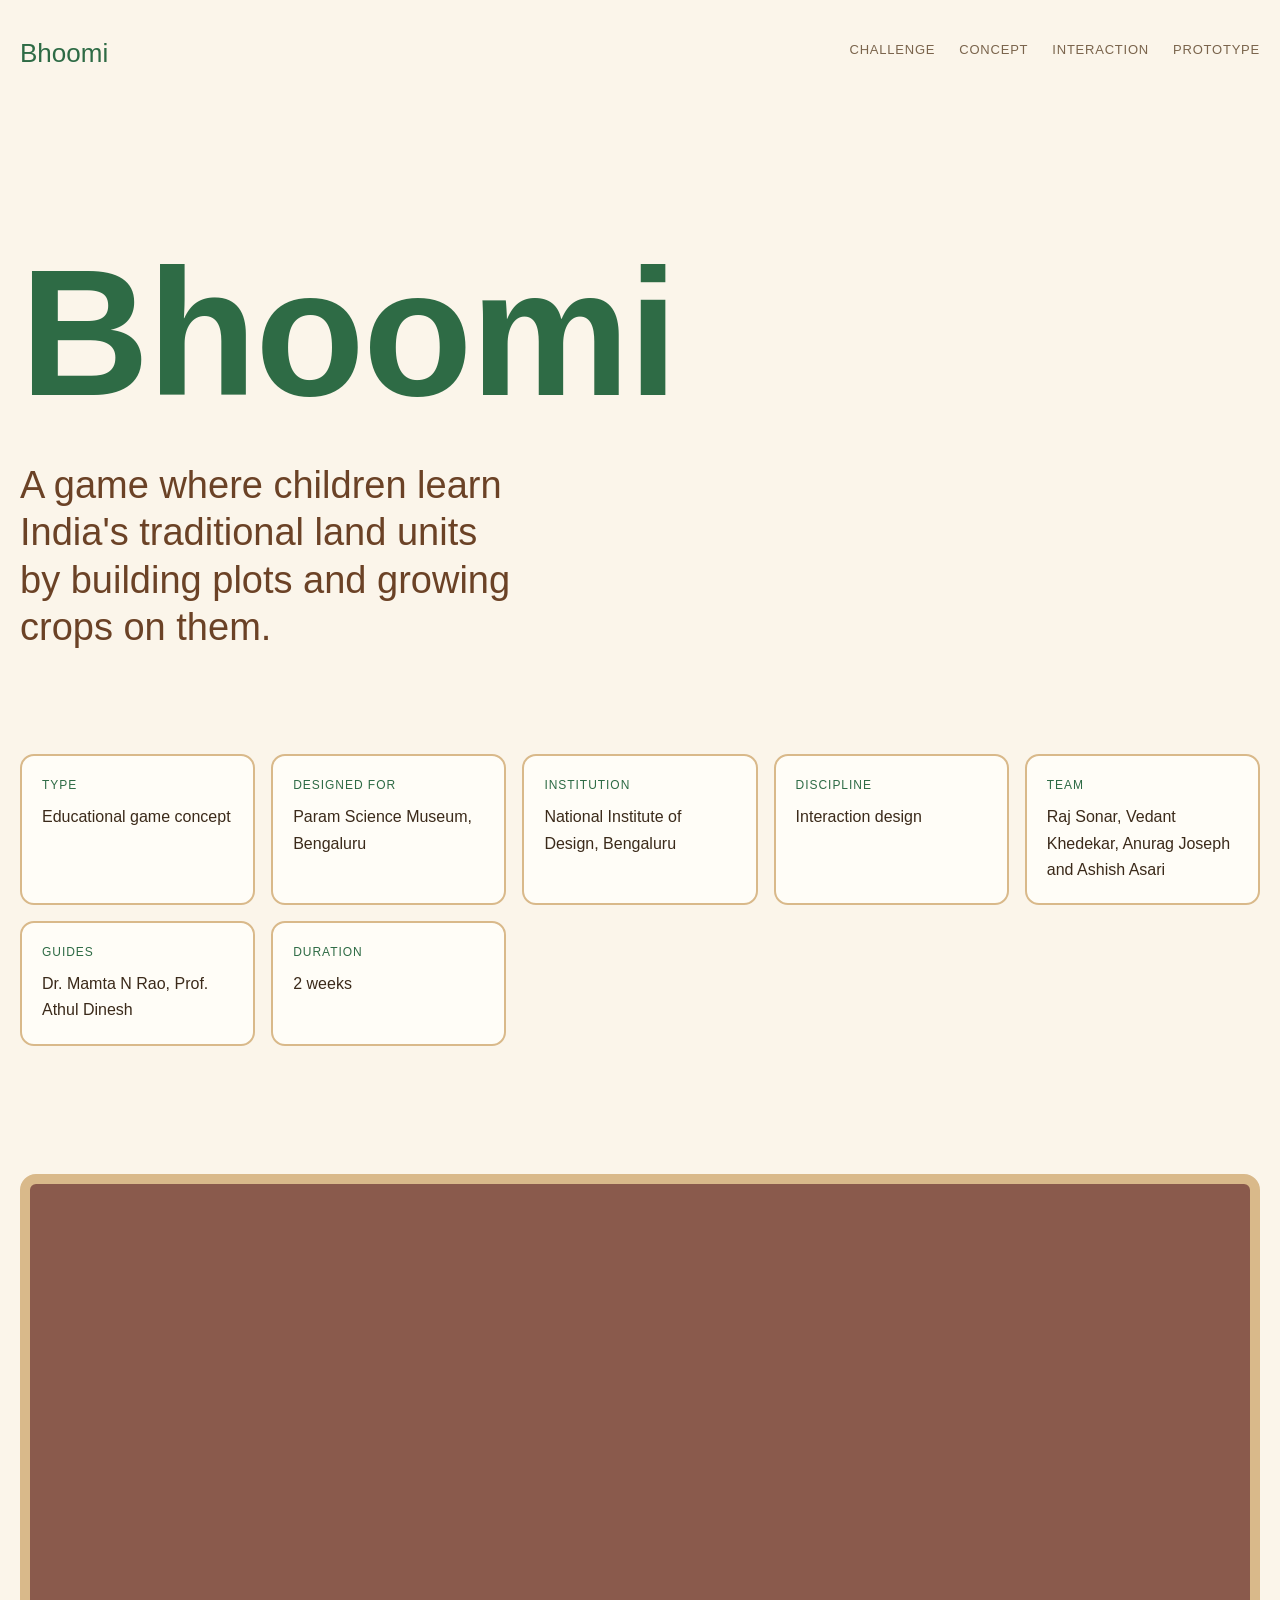
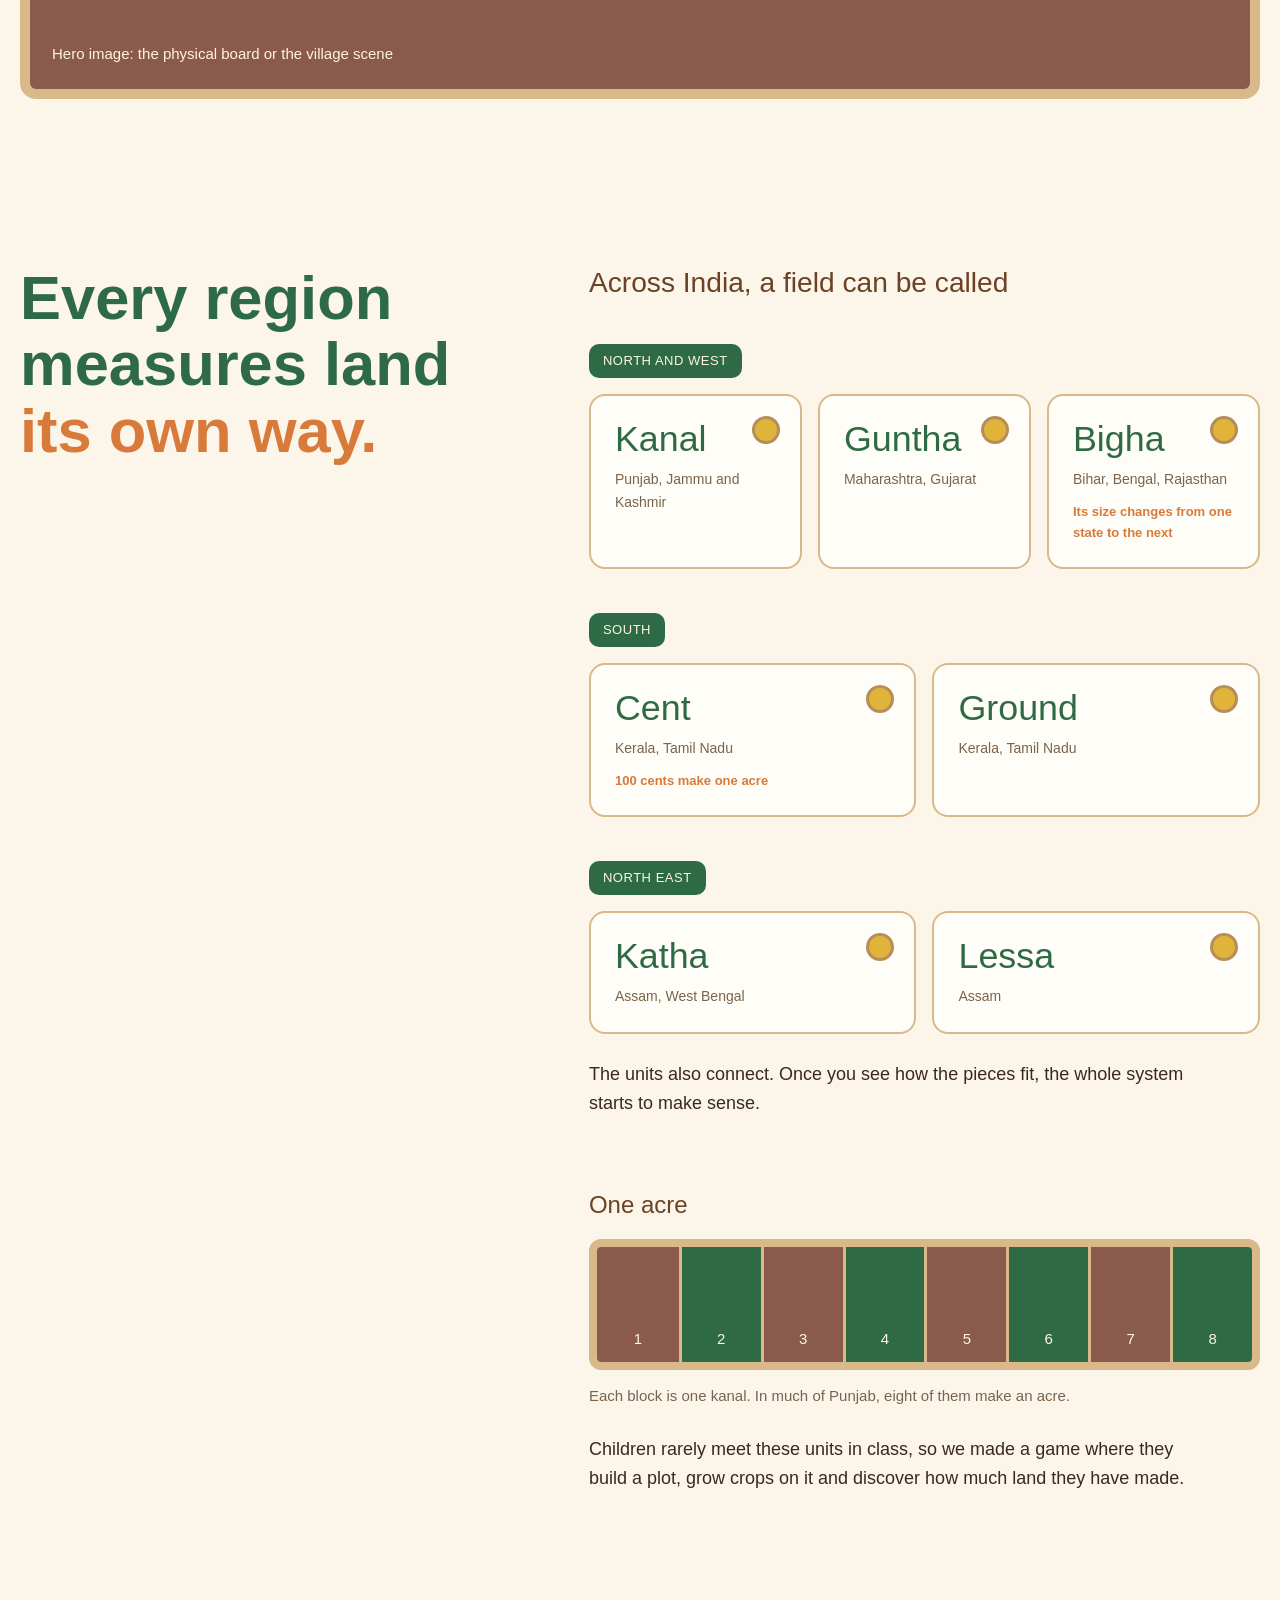
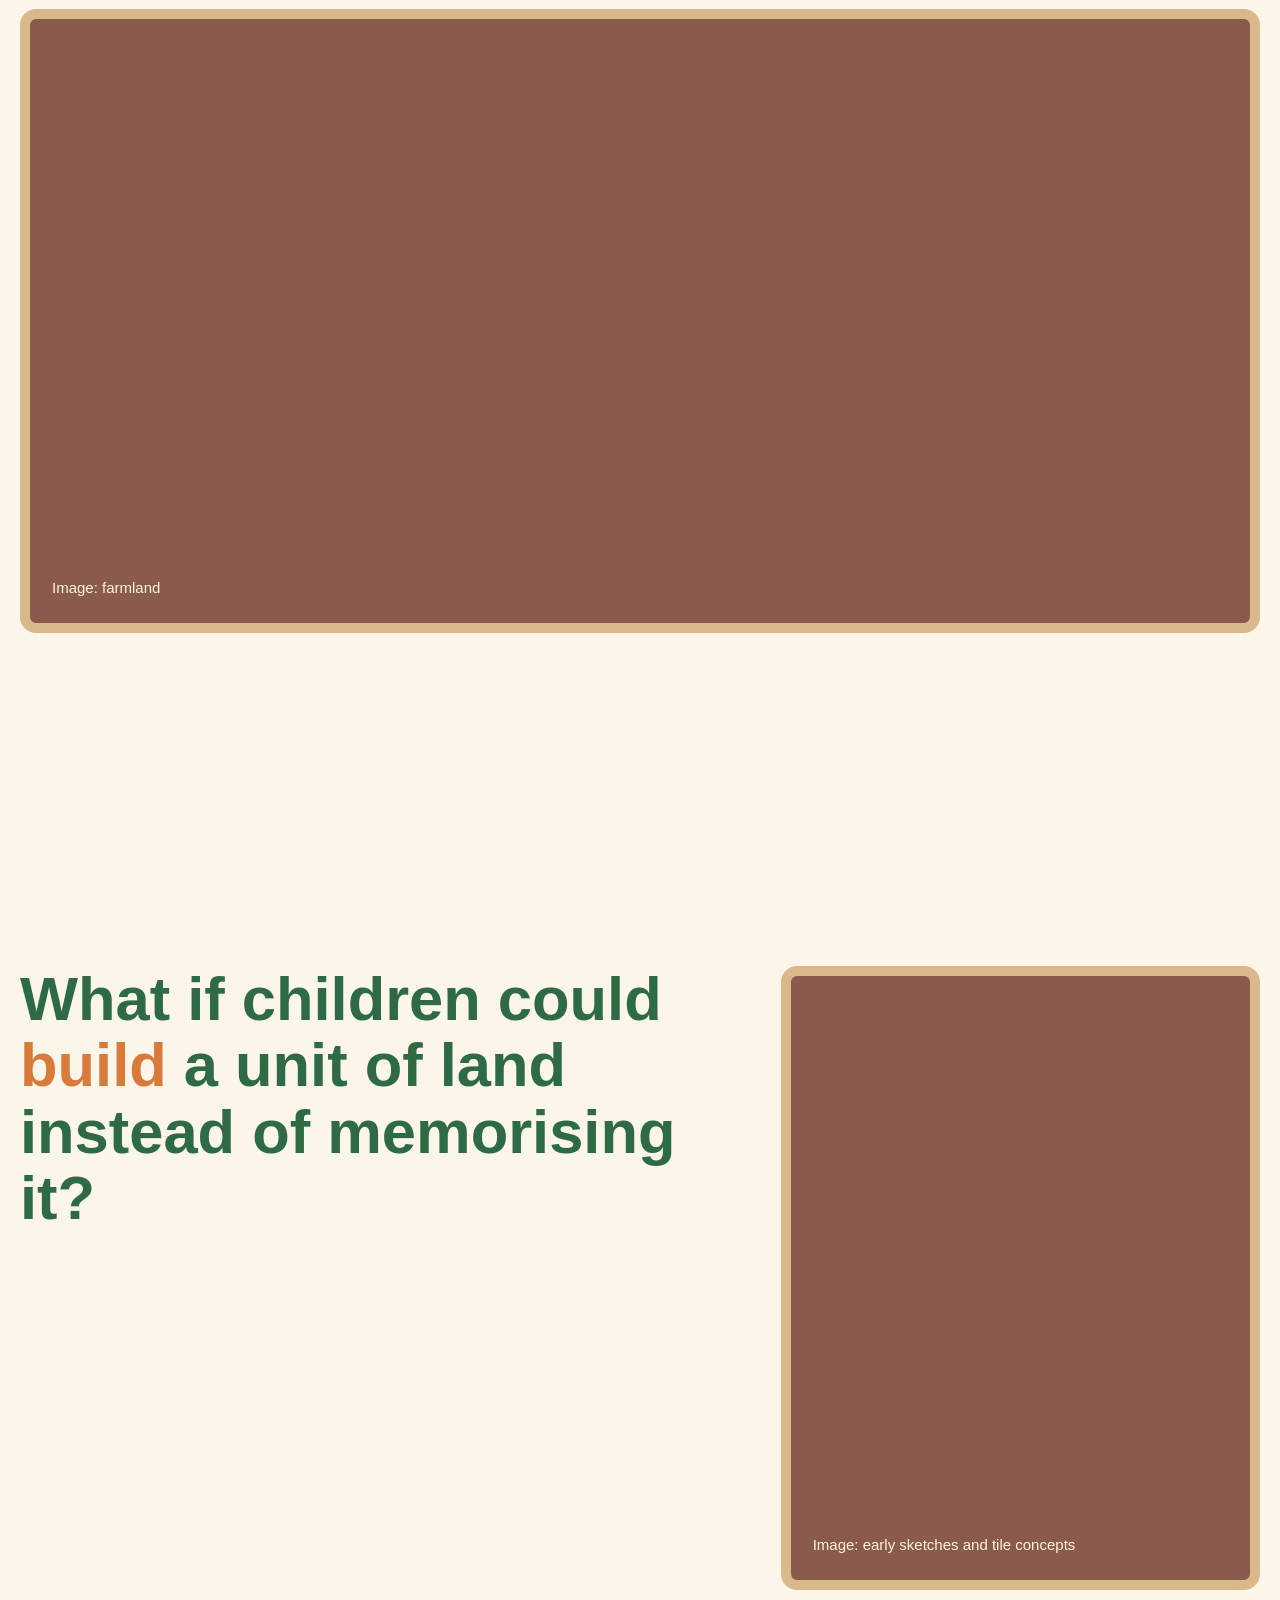
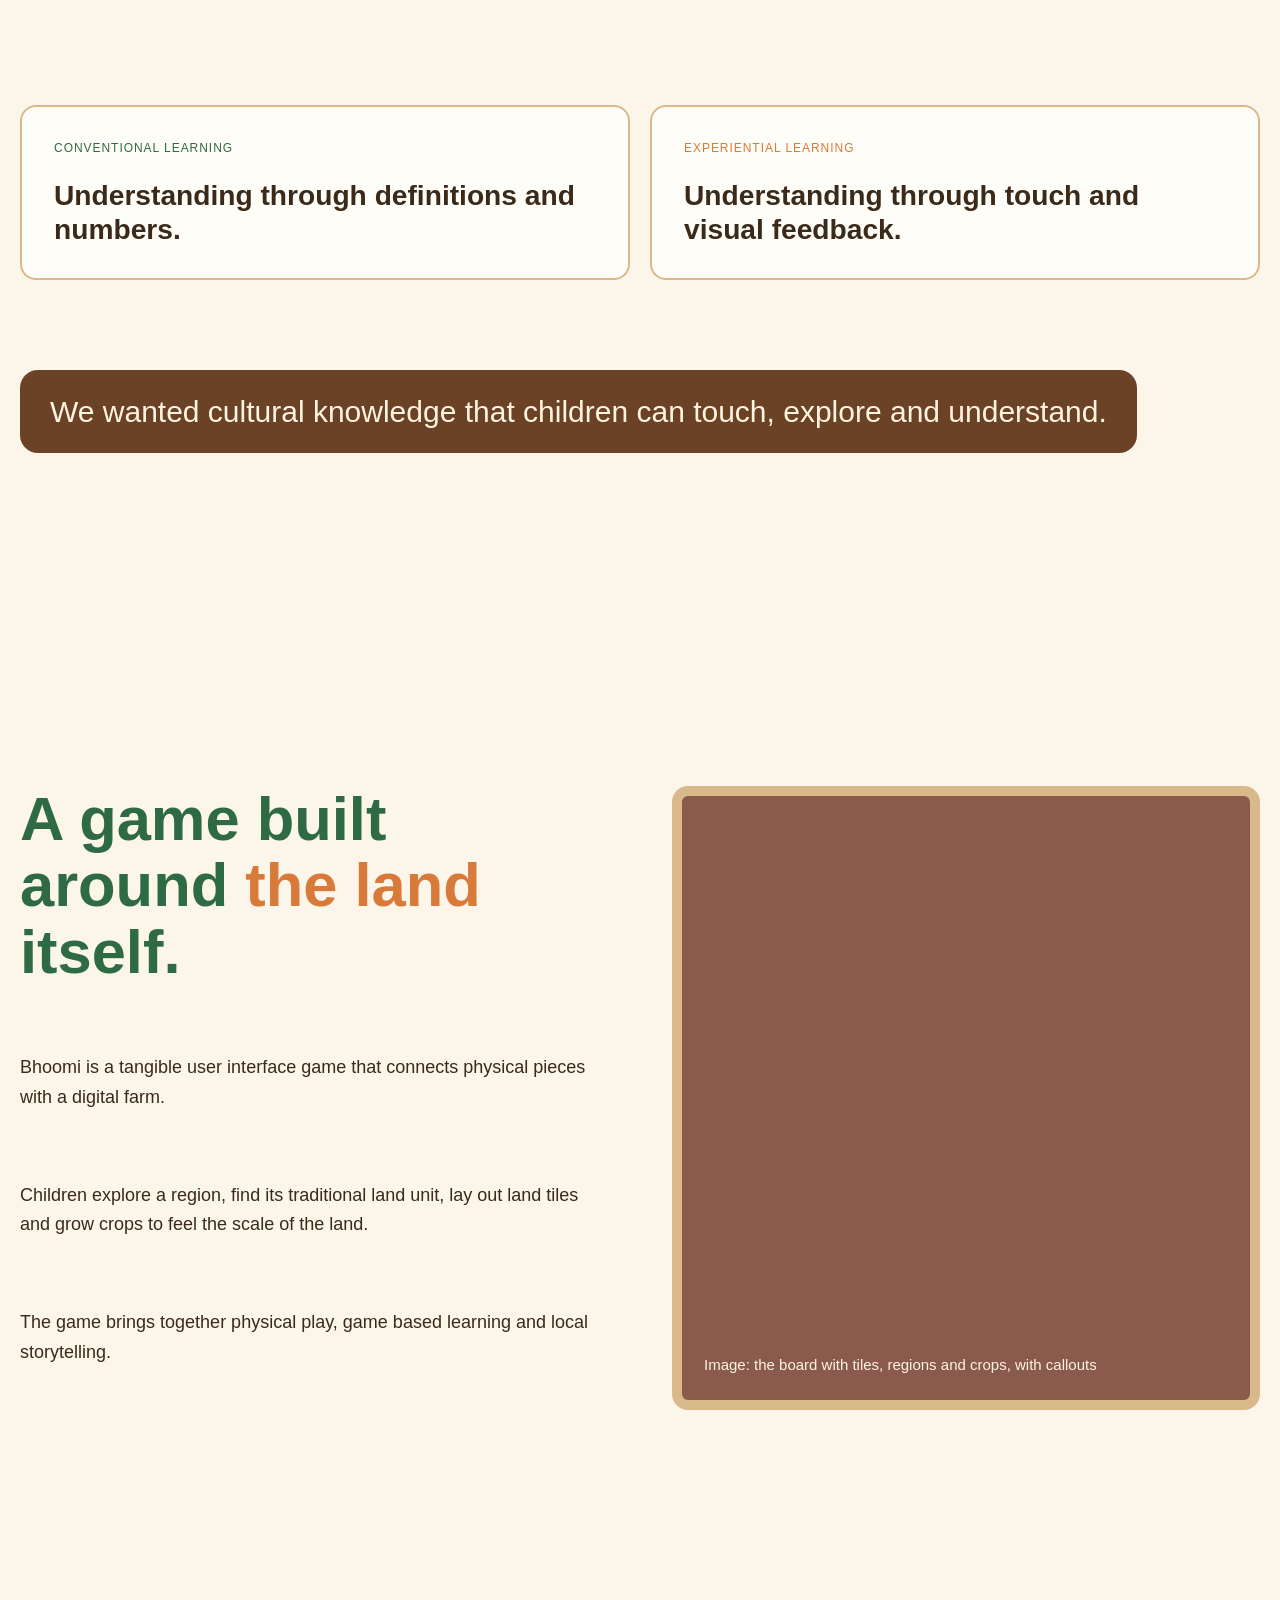
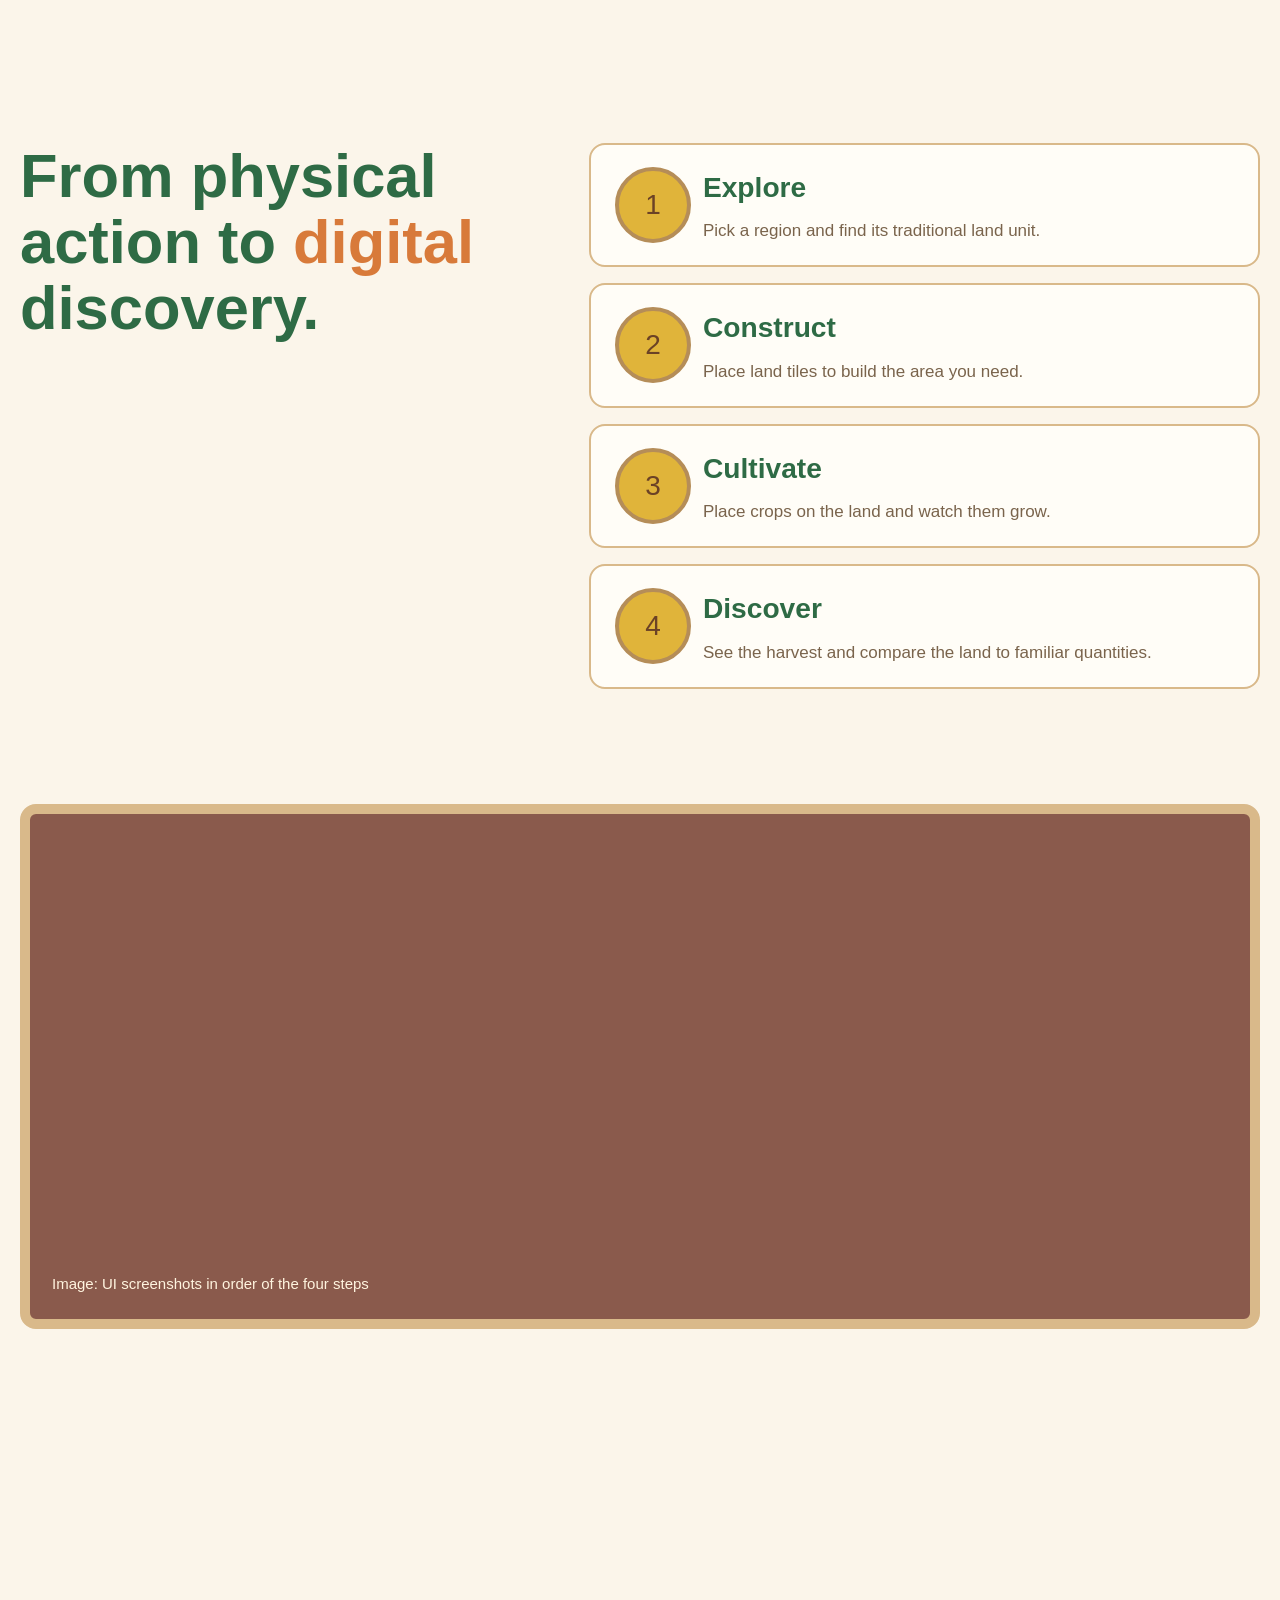
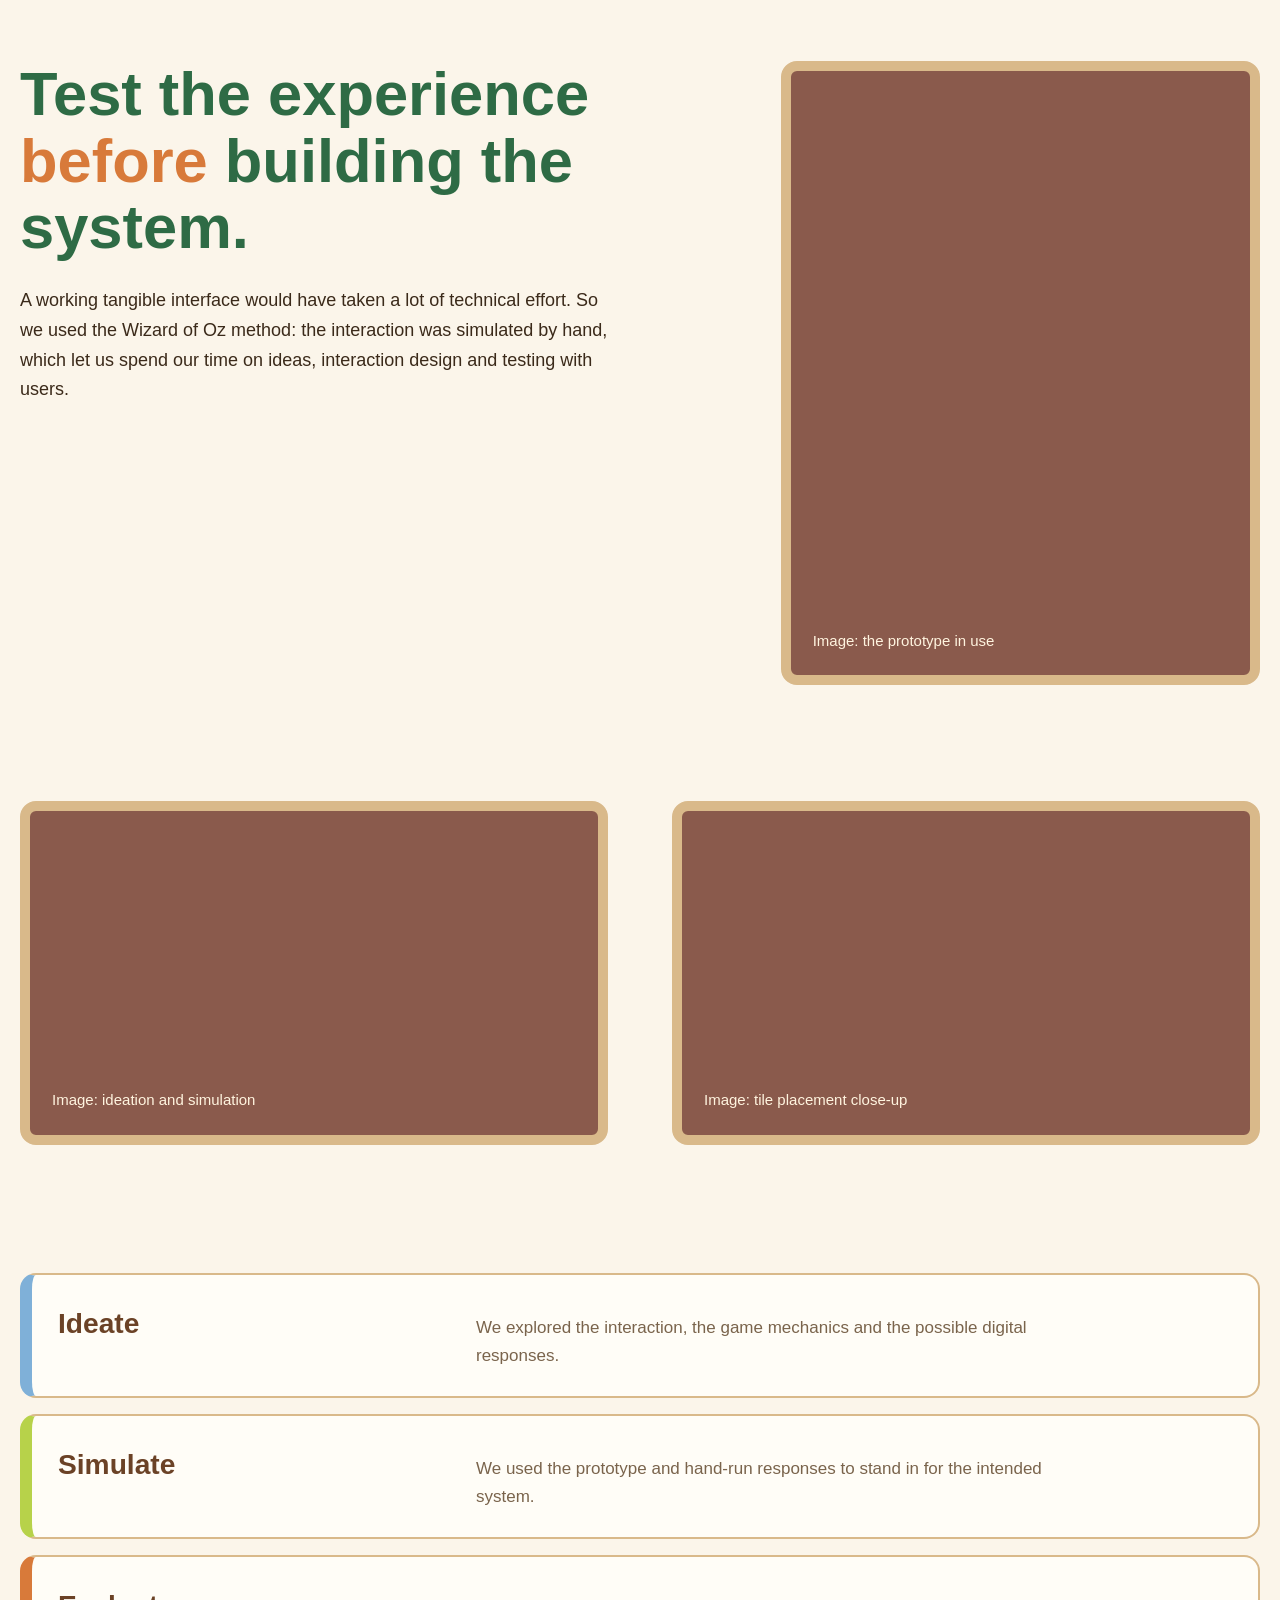
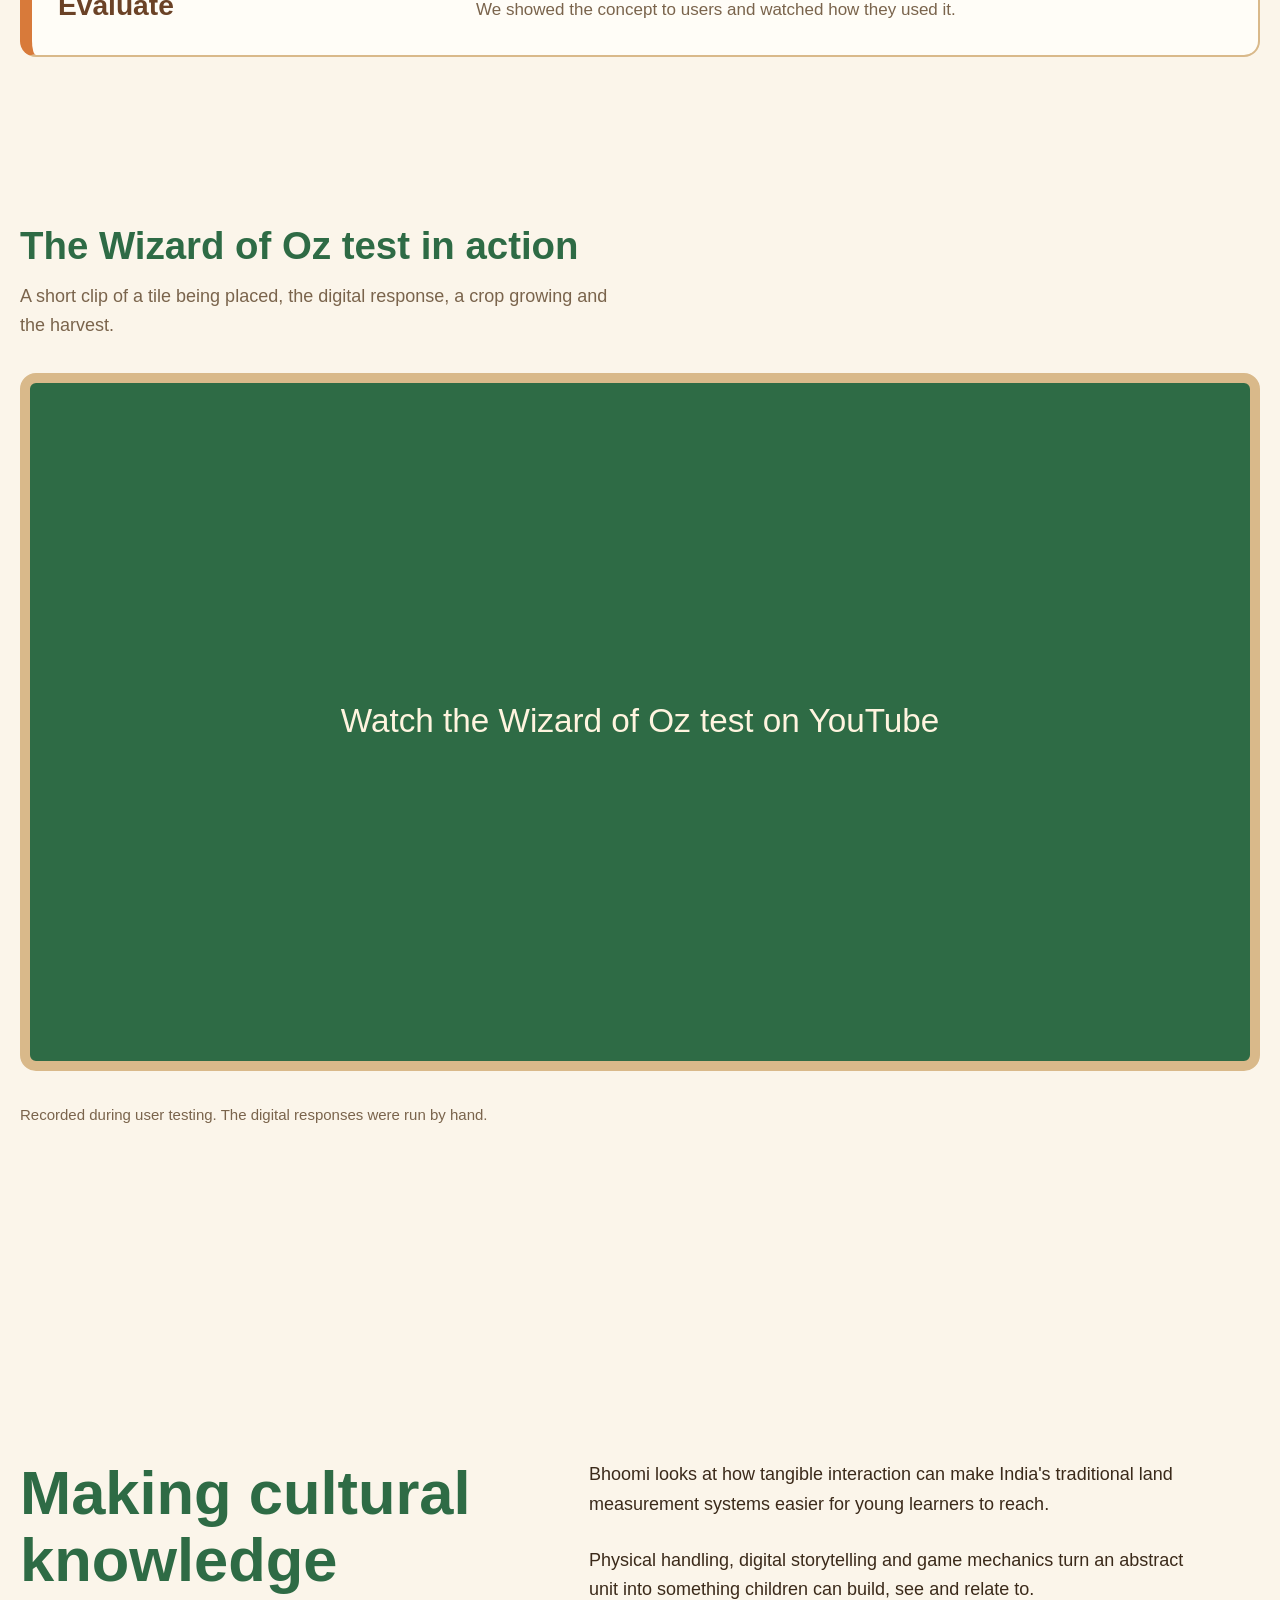
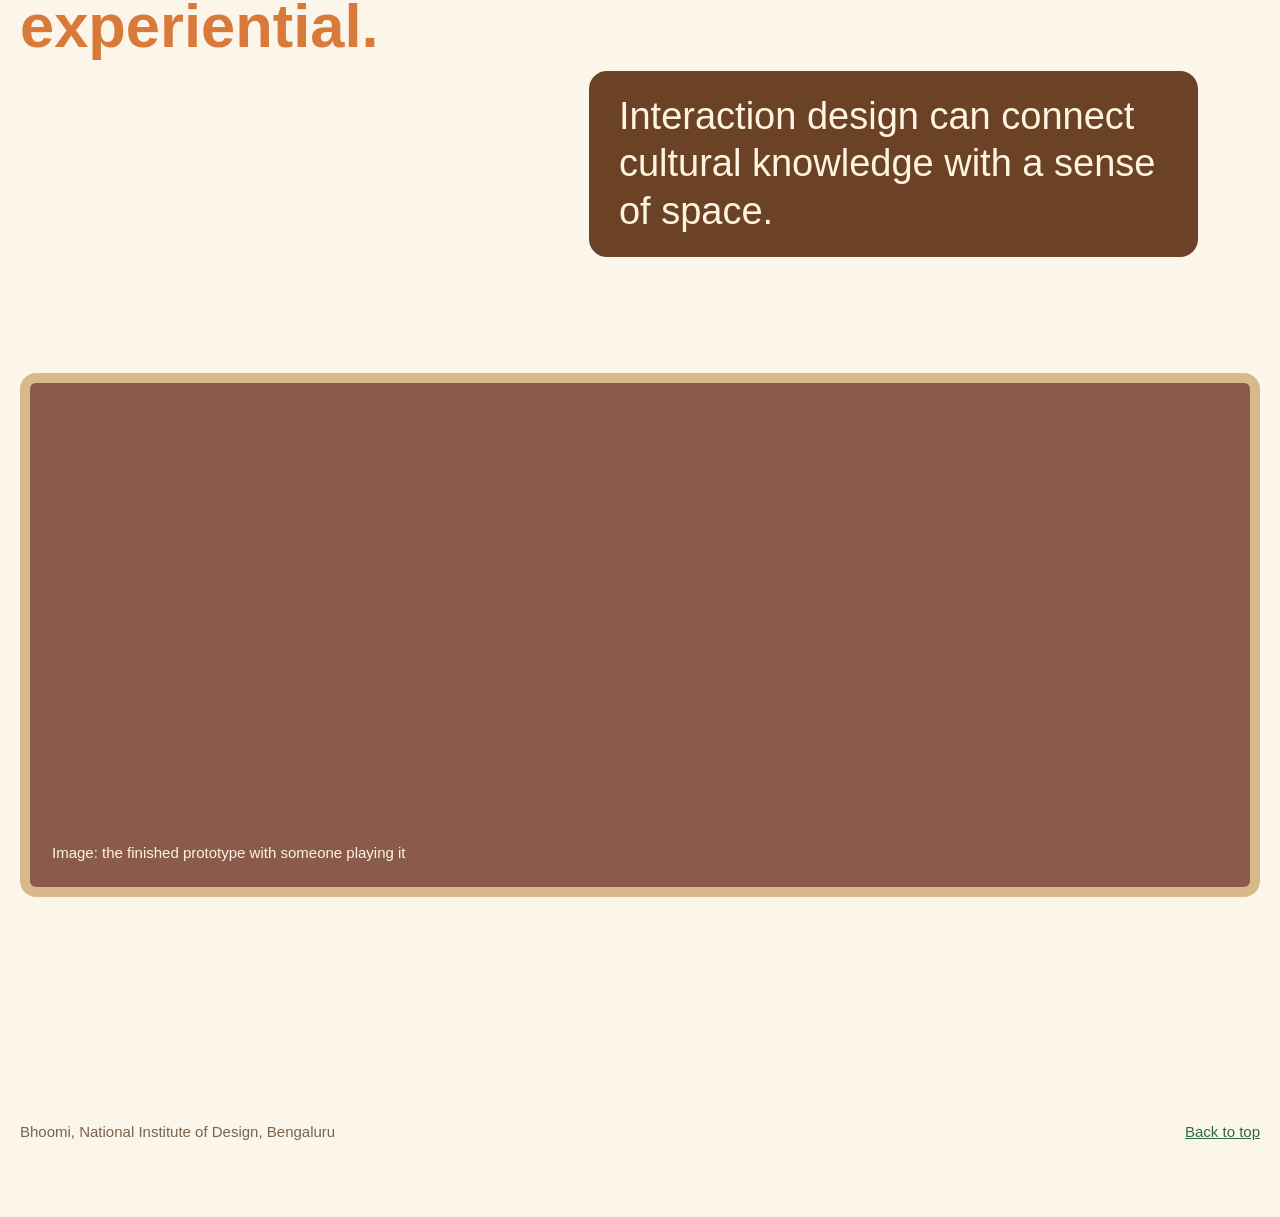
<file: _original/Bhoomi.html>
<!doctype html>
<html>
  <head>
    <meta charset="utf8" />
    <meta
      name="viewport"
      content="width=device-width,initial-scale=1,viewport-fit=cover"
    />
    <style>
      :root {
        color-scheme: light;
        box-sizing: border-box;
        padding-top: env(safe-area-inset-top, 0px);
        padding-bottom: env(safe-area-inset-bottom, 0px);
      }
      html {
        scroll-padding-top: env(safe-area-inset-top, 0px);
      }
      body {
        margin: 0;
        padding: 0;
        font:
          14px -apple-system,
          BlinkMacSystemFont,
          sans-serif;
        background: #fff;
        color: #000;
      }
      img {
        max-width: 100%;
      }
      [hidden]:not([hidden="until-found" i]) {
        display: none !important;
      }
    </style>
  </head>
  <body>
    <script>
      (function () {
        try {
          if (
            "IntersectionObserver" in window &&
            !matchMedia("(prefers-reduced-motion: reduce)").matches
          ) {
            document.documentElement.classList.add("js");
          }
        } catch (e) {}
      })();
    </script>
    <meta name="claude:viewport-fit-sides" content="cover" />
    <title>Bhoomi</title>
    <style>
      /* Palette from the physical board (laser-cut wood, soil squares, green tokens, gold coins) and the village scene (sunset cream, caption brown). */
      :root {
        --bg: #fbf5ea;
        --fg: #3b2a1a;
        --muted: #7a644c;
        --wood: #d9b98a;
        --wood-edge: #b58d58;
        --soil: #8a5a4c;
        --soil-line: #6e4539;
        --green-dark: #2e6b45;
        --green: #5aa33a;
        --lime: #b7d24a;
        --gold: #e0b43a;
        --terra: #d87a3a;
        --blue: #7fb0d8;
        --caption: #6b4226;
        --cream: #fff4df;
        --card: #fffdf7;
        --display: "Arial Rounded MT Bold", "Trebuchet MS", Verdana, sans-serif;
        --body: "Trebuchet MS", Verdana, Geneva, sans-serif;
        color-scheme: light;
      }
      body {
        background: var(--bg);
        color: var(--fg);
        font-family: var(--body);
        font-size: 17px;
        line-height: 1.65;
        margin: 0;
      }
      body {
        padding-left: max(16px, env(safe-area-inset-left, 0px));
        padding-right: max(16px, env(safe-area-inset-right, 0px));
      }
      img {
        max-width: 100%;
        display: block;
      }
      h1,
      h2,
      h3,
      p {
        margin: 0;
      }
      p {
        max-width: 60ch;
      }
      a {
        color: inherit;
      }
      :focus-visible {
        outline: 3px solid var(--blue);
        outline-offset: 4px;
      }
      .wrap {
        max-width: 1240px;
        margin: 0 auto;
      }
      .small {
        display: block;
        font-family: var(--display);
        font-size: 12px;
        letter-spacing: 0.08em;
        text-transform: uppercase;
        color: var(--green-dark);
        margin-bottom: 8px;
      }

      /* top menu */
      .top {
        display: flex;
        justify-content: space-between;
        align-items: center;
        flex-wrap: wrap;
        gap: 16px 32px;
        padding-block: 32px;
      }
      .top .name {
        font-family: var(--display);
        font-size: 26px;
        color: var(--green-dark);
        text-decoration: none;
      }
      .top nav {
        display: flex;
        gap: 24px;
        flex-wrap: wrap;
      }
      .top nav a {
        text-decoration: none;
        color: var(--muted);
        font-family: var(--display);
        font-size: 13px;
        letter-spacing: 0.06em;
        text-transform: uppercase;
        padding-bottom: 4px;
        border-bottom: 3px solid transparent;
      }
      .top nav a:hover {
        color: var(--green-dark);
        border-bottom-color: var(--lime);
      }

      /* hero */
      .hero {
        padding-block: clamp(72px, 11vw, 160px) clamp(80px, 10vw, 150px);
      }
      .hero h1 {
        font-family: var(--display);
        font-size: clamp(84px, 14vw, 210px);
        line-height: 0.95;
        color: var(--green-dark);
        letter-spacing: -0.01em;
      }
      .hero .lede {
        font-family: var(--display);
        font-size: clamp(26px, 3vw, 38px);
        line-height: 1.25;
        margin-top: 44px;
        max-width: 24ch;
        color: var(--caption);
      }
      .facts {
        display: grid;
        grid-template-columns: repeat(auto-fit, minmax(220px, 1fr));
        gap: 16px;
        margin-top: clamp(72px, 8vw, 120px);
      }
      .facts p {
        background: var(--card);
        border: 2px solid var(--wood);
        border-radius: 14px;
        padding: 20px;
        font-size: 16px;
        max-width: none;
      }

      /* image placeholders: wooden frame around a soil tile */
      .slot {
        display: flex;
        align-items: flex-end;
        padding: 22px;
        min-height: 280px;
        background: var(--soil);
        border: 10px solid var(--wood);
        border-radius: 16px;
        color: var(--cream);
        font-family: var(--display);
        font-size: 15px;
      }
      .slot.tall {
        min-height: 560px;
      }
      .slot.wide {
        min-height: clamp(320px, 36vw, 520px);
      }

      section {
        padding-block: clamp(112px, 13vw, 200px);
      }
      .cols {
        display: grid;
        gap: 64px;
      }
      .cols > * {
        min-width: 0;
      }
      @media (min-width: 900px) {
        .cols.l {
          grid-template-columns: 5fr 7fr;
          gap: clamp(64px, 7vw, 110px);
          align-items: start;
        }
        .cols.r {
          grid-template-columns: 7fr 5fr;
          gap: clamp(64px, 7vw, 110px);
          align-items: start;
        }
        .cols.half {
          grid-template-columns: 1fr 1fr;
          gap: clamp(48px, 5vw, 80px);
        }
      }
      h2 {
        font-family: var(--display);
        font-size: clamp(42px, 4.8vw, 72px);
        line-height: 1.08;
        color: var(--green-dark);
      }
      h2 em {
        font-style: normal;
        color: var(--terra);
      }
      .text {
        display: grid;
        gap: 26px;
        font-size: 18px;
        align-content: start;
      }

      /* unit cards: like the label cards on the board */
      .units-viz {
        display: grid;
        gap: 44px;
      }
      .viz-lead {
        font-family: var(--display);
        font-size: clamp(24px, 2.2vw, 30px);
        line-height: 1.25;
        color: var(--caption);
      }
      .unit-group {
        display: grid;
        gap: 16px;
      }
      .region {
        justify-self: start;
        background: var(--green-dark);
        color: var(--cream);
        padding: 6px 14px;
        border-radius: 10px;
        font-family: var(--display);
        font-size: 13px;
        letter-spacing: 0.04em;
        text-transform: uppercase;
      }
      .unit-row {
        display: grid;
        grid-template-columns: repeat(auto-fit, minmax(200px, 1fr));
        gap: 16px;
      }
      .unit {
        position: relative;
        display: grid;
        gap: 10px;
        align-content: start;
        padding: 26px 24px 24px;
        background: var(--card);
        border: 2px solid var(--wood);
        border-radius: 16px;
      }
      .unit::before {
        content: "";
        position: absolute;
        top: 20px;
        right: 20px;
        width: 22px;
        height: 22px;
        border-radius: 50%;
        background: var(--gold);
        border: 3px solid var(--wood-edge);
      }
      .unit-name {
        font-family: var(--display);
        font-size: clamp(30px, 2.8vw, 40px);
        line-height: 1;
        color: var(--green-dark);
      }
      .unit-where {
        font-size: 14px;
        color: var(--muted);
      }
      .unit-note {
        font-size: 13px;
        font-weight: 700;
        color: var(--terra);
      }

      /* acre as board squares */
      .acre {
        display: grid;
        gap: 14px;
        margin-top: 40px;
      }
      .acre-title {
        font-family: var(--display);
        font-size: 24px;
        color: var(--caption);
      }
      .acre-bar {
        display: grid;
        grid-template-columns: repeat(8, 1fr);
        height: clamp(90px, 9vw, 120px);
        border: 8px solid var(--wood);
        border-radius: 12px;
        overflow: hidden;
      }
      .acre-bar span {
        display: flex;
        align-items: flex-end;
        justify-content: center;
        padding-bottom: 10px;
        font-family: var(--display);
        font-size: 15px;
        color: var(--cream);
        background: var(--soil);
        border-left: 3px solid var(--wood);
      }
      .acre-bar span:nth-child(even) {
        background: var(--green-dark);
      }
      .acre-bar span:first-child {
        border-left: none;
      }
      .acre-note {
        font-size: 15px;
        color: var(--muted);
      }

      /* compare */
      .compare {
        display: grid;
        gap: 20px;
        margin-top: clamp(80px, 9vw, 130px);
      }
      .compare > div {
        display: grid;
        gap: 12px;
        padding: 32px;
        background: var(--card);
        border: 2px solid var(--wood);
        border-radius: 16px;
      }
      .compare > div:first-child .small {
        color: var(--green-dark);
      }
      .compare > div:last-child .small {
        color: var(--terra);
      }
      .compare h3 {
        font-family: var(--display);
        font-size: clamp(26px, 2.2vw, 32px);
        line-height: 1.2;
        color: var(--fg);
      }
      @media (min-width: 900px) {
        .compare {
          grid-template-columns: 1fr 1fr;
        }
      }

      /* caption bar, as in the village scene */
      .caption {
        display: inline-block;
        max-width: 100%;
        padding: 22px 30px;
        background: var(--caption);
        color: var(--cream);
        border-radius: 18px;
        font-family: var(--display);
        line-height: 1.3;
      }
      .closing {
        margin-top: clamp(64px, 7vw, 96px);
        font-size: clamp(22px, 2.4vw, 30px);
        max-width: none;
      }

      /* concept */
      .stack {
        display: grid;
        gap: 26px;
        font-size: 18px;
      }

      /* journey: gold coin steps */
      .steps {
        list-style: none;
        padding: 0;
        margin: 0;
        display: grid;
        gap: 16px;
      }
      .steps li {
        display: grid;
        grid-template-columns: 68px 1fr;
        gap: 20px;
        align-items: center;
        padding: 20px 24px;
        background: var(--card);
        border: 2px solid var(--wood);
        border-radius: 16px;
      }
      .steps .n {
        display: grid;
        place-items: center;
        width: 68px;
        height: 68px;
        border-radius: 50%;
        background: var(--gold);
        border: 4px solid var(--wood-edge);
        color: var(--caption);
        font-family: var(--display);
        font-size: 28px;
      }
      .steps h3 {
        font-family: var(--display);
        font-size: clamp(24px, 2.2vw, 30px);
        color: var(--green-dark);
        margin-bottom: 6px;
      }
      .steps p {
        color: var(--muted);
      }

      /* prototype */
      .methods {
        display: grid;
        gap: 16px;
        margin-top: clamp(96px, 10vw, 150px);
      }
      .methods > div {
        display: grid;
        gap: 10px;
        padding: 26px;
        background: var(--card);
        border: 2px solid var(--wood);
        border-radius: 16px;
        border-left: 12px solid var(--blue);
      }
      .methods > div:nth-child(2) {
        border-left-color: var(--lime);
      }
      .methods > div:nth-child(3) {
        border-left-color: var(--terra);
      }
      .methods h3 {
        font-family: var(--display);
        font-size: clamp(24px, 2.2vw, 30px);
        color: var(--caption);
      }
      .methods p {
        color: var(--muted);
      }
      @media (min-width: 900px) {
        .methods > div {
          grid-template-columns: 1fr 2fr;
          gap: 40px;
          align-items: baseline;
        }
      }
      .gap-top {
        margin-top: clamp(80px, 9vw, 130px);
      }

      /* video: a screen set into the wooden frame */
      .video {
        margin-top: clamp(120px, 13vw, 190px);
        display: grid;
        gap: 32px;
      }
      .video-head {
        display: grid;
        gap: 14px;
        max-width: 760px;
      }
      .video-head h3 {
        font-family: var(--display);
        font-size: clamp(30px, 3vw, 42px);
        line-height: 1.15;
        color: var(--green-dark);
      }
      .video-head p {
        color: var(--muted);
        font-size: 18px;
      }
      .frame {
        display: flex;
        align-items: center;
        justify-content: center;
        text-align: center;
        width: 100%;
        aspect-ratio: 16 / 9;
        max-width: 100%;
        box-sizing: border-box;
        padding: 24px;
        background: var(--green-dark);
        border: 10px solid var(--wood);
        border-radius: 16px;
        color: var(--cream);
        text-decoration: none;
        font-family: var(--display);
        font-size: clamp(24px, 2.6vw, 36px);
      }
      .frame:hover {
        background: var(--green);
      }
      .video-note {
        color: var(--muted);
        font-size: 15px;
      }

      /* outcome */
      .takeaway {
        font-family: var(--display);
        font-size: clamp(26px, 3vw, 38px);
        line-height: 1.25;
        margin-top: 40px;
        max-width: 26ch;
      }

      footer {
        padding-block: 56px 72px;
        display: flex;
        flex-wrap: wrap;
        justify-content: space-between;
        gap: 16px;
        color: var(--muted);
        font-size: 15px;
      }
      footer a {
        color: var(--green-dark);
        font-family: var(--display);
      }

      /* scroll reveal: content is visible unless the script has marked the page as ready */
      .js .reveal {
        opacity: 0;
        transform: translateY(28px);
        transition:
          opacity 0.9s cubic-bezier(0.2, 0.7, 0.2, 1),
          transform 0.9s cubic-bezier(0.2, 0.7, 0.2, 1);
        transition-delay: var(--d, 0ms);
      }
      .js .reveal.in {
        opacity: 1;
        transform: none;
      }
      @media (prefers-reduced-motion: reduce) {
        .js .reveal {
          opacity: 1;
          transform: none;
          transition: none;
        }
      }
    </style>

    <div class="wrap">
      <header class="top">
        <a class="name" href="#top">Bhoomi</a>
        <nav aria-label="Page">
          <a href="#challenge">Challenge</a>
          <a href="#concept">Concept</a>
          <a href="#journey">Interaction</a>
          <a href="#prototype">Prototype</a>
        </nav>
      </header>

      <div class="hero" id="top">
        <h1>Bhoomi</h1>
        <p class="lede">
          A game where children learn India's traditional land units by building
          plots and growing crops on them.
        </p>
        <div class="facts">
          <p><span class="small">Type</span>Educational game concept</p>
          <p>
            <span class="small">Designed for</span>Param Science Museum,
            Bengaluru
          </p>
          <p>
            <span class="small">Institution</span>National Institute of Design,
            Bengaluru
          </p>
          <p><span class="small">Discipline</span>Interaction design</p>
          <p>
            <span class="small">Team</span>Raj Sonar, Vedant Khedekar, Anurag
            Joseph and Ashish Asari
          </p>
          <p>
            <span class="small">Guides</span>Dr. Mamta N Rao, Prof. Athul Dinesh
          </p>
          <p><span class="small">Duration</span>2 weeks</p>
        </div>
      </div>

      <div class="slot wide" role="img" aria-label="Hero image placeholder">
        Hero image: the physical board or the village scene
      </div>

      <section id="challenge">
        <div class="cols l">
          <h2>Every region measures land <em>its own way.</em></h2>
          <div class="text">
            <div class="units-viz">
              <p class="viz-lead">Across India, a field can be called</p>
              <div class="unit-group">
                <span class="region">North and West</span>
                <div class="unit-row">
                  <div class="unit">
                    <span class="unit-name">Kanal</span
                    ><span class="unit-where">Punjab, Jammu and Kashmir</span>
                  </div>
                  <div class="unit">
                    <span class="unit-name">Guntha</span
                    ><span class="unit-where">Maharashtra, Gujarat</span>
                  </div>
                  <div class="unit">
                    <span class="unit-name">Bigha</span
                    ><span class="unit-where">Bihar, Bengal, Rajasthan</span
                    ><span class="unit-note"
                      >Its size changes from one state to the next</span
                    >
                  </div>
                </div>
              </div>
              <div class="unit-group">
                <span class="region">South</span>
                <div class="unit-row">
                  <div class="unit">
                    <span class="unit-name">Cent</span
                    ><span class="unit-where">Kerala, Tamil Nadu</span
                    ><span class="unit-note">100 cents make one acre</span>
                  </div>
                  <div class="unit">
                    <span class="unit-name">Ground</span
                    ><span class="unit-where">Kerala, Tamil Nadu</span>
                  </div>
                </div>
              </div>
              <div class="unit-group">
                <span class="region">North East</span>
                <div class="unit-row">
                  <div class="unit">
                    <span class="unit-name">Katha</span
                    ><span class="unit-where">Assam, West Bengal</span>
                  </div>
                  <div class="unit">
                    <span class="unit-name">Lessa</span
                    ><span class="unit-where">Assam</span>
                  </div>
                </div>
              </div>
            </div>
            <p>
              The units also connect. Once you see how the pieces fit, the whole
              system starts to make sense.
            </p>
            <div class="acre">
              <p class="acre-title">One acre</p>
              <div
                class="acre-bar"
                role="img"
                aria-label="One acre split into eight kanal"
              >
                <span>1</span><span>2</span><span>3</span><span>4</span
                ><span>5</span><span>6</span><span>7</span><span>8</span>
              </div>
              <p class="acre-note">
                Each block is one kanal. In much of Punjab, eight of them make
                an acre.
              </p>
            </div>
            <p>
              Children rarely meet these units in class, so we made a game where
              they build a plot, grow crops on it and discover how much land
              they have made.
            </p>
          </div>
        </div>
        <div
          class="slot tall gap-top"
          role="img"
          aria-label="Farmland image placeholder"
        >
          Image: farmland
        </div>
      </section>

      <section id="opportunity">
        <div class="cols r">
          <div class="text">
            <h2>
              What if children could <em>build</em> a unit of land instead of
              memorising it?
            </h2>
          </div>
          <div class="slot tall" role="img" aria-label="Sketches placeholder">
            Image: early sketches and tile concepts
          </div>
        </div>
        <div class="compare">
          <div>
            <span class="small">Conventional learning</span>
            <h3>Understanding through definitions and numbers.</h3>
          </div>
          <div>
            <span class="small">Experiential learning</span>
            <h3>Understanding through touch and visual feedback.</h3>
          </div>
        </div>
        <p class="caption closing">
          We wanted cultural knowledge that children can touch, explore and
          understand.
        </p>
      </section>

      <section id="concept">
        <div class="cols half">
          <div class="stack">
            <h2>A game built around <em>the land</em> itself.</h2>
            <p>
              Bhoomi is a tangible user interface game that connects physical
              pieces with a digital farm.
            </p>
            <p>
              Children explore a region, find its traditional land unit, lay out
              land tiles and grow crops to feel the scale of the land.
            </p>
            <p>
              The game brings together physical play, game based learning and
              local storytelling.
            </p>
          </div>
          <div
            class="slot tall"
            role="img"
            aria-label="UI overview placeholder"
          >
            Image: the board with tiles, regions and crops, with callouts
          </div>
        </div>
      </section>

      <section id="journey">
        <div class="cols l">
          <div class="text">
            <h2>From physical action to <em>digital</em> discovery.</h2>
          </div>
          <ol class="steps">
            <li>
              <span class="n">1</span>
              <div>
                <h3>Explore</h3>
                <p>Pick a region and find its traditional land unit.</p>
              </div>
            </li>
            <li>
              <span class="n">2</span>
              <div>
                <h3>Construct</h3>
                <p>Place land tiles to build the area you need.</p>
              </div>
            </li>
            <li>
              <span class="n">3</span>
              <div>
                <h3>Cultivate</h3>
                <p>Place crops on the land and watch them grow.</p>
              </div>
            </li>
            <li>
              <span class="n">4</span>
              <div>
                <h3>Discover</h3>
                <p>
                  See the harvest and compare the land to familiar quantities.
                </p>
              </div>
            </li>
          </ol>
        </div>
        <div
          class="slot wide gap-top"
          role="img"
          aria-label="UI screenshot sequence placeholder"
        >
          Image: UI screenshots in order of the four steps
        </div>
      </section>

      <section id="prototype">
        <div class="cols r">
          <div class="text">
            <h2>Test the experience <em>before</em> building the system.</h2>
            <p>
              A working tangible interface would have taken a lot of technical
              effort. So we used the Wizard of Oz method: the interaction was
              simulated by hand, which let us spend our time on ideas,
              interaction design and testing with users.
            </p>
          </div>
          <div
            class="slot tall"
            role="img"
            aria-label="Prototype in use placeholder"
          >
            Image: the prototype in use
          </div>
        </div>
        <div class="cols half gap-top">
          <div class="slot" role="img" aria-label="Process photo placeholder">
            Image: ideation and simulation
          </div>
          <div
            class="slot"
            role="img"
            aria-label="Prototype close-up placeholder"
          >
            Image: tile placement close-up
          </div>
        </div>
        <div class="methods">
          <div>
            <h3>Ideate</h3>
            <p>
              We explored the interaction, the game mechanics and the possible
              digital responses.
            </p>
          </div>
          <div>
            <h3>Simulate</h3>
            <p>
              We used the prototype and hand-run responses to stand in for the
              intended system.
            </p>
          </div>
          <div>
            <h3>Evaluate</h3>
            <p>We showed the concept to users and watched how they used it.</p>
          </div>
        </div>

        <div class="video">
          <div class="video-head">
            <h3>The Wizard of Oz test in action</h3>
            <p>
              A short clip of a tile being placed, the digital response, a crop
              growing and the harvest.
            </p>
          </div>
          <a
            class="frame"
            href="https://www.youtube.com/watch?v=cNA-QcW6UFM"
            target="_blank"
            rel="noopener"
            >Watch the Wizard of Oz test on YouTube</a
          >
          <p class="video-note">
            Recorded during user testing. The digital responses were run by
            hand.
          </p>
        </div>
      </section>

      <section id="outcome">
        <div class="cols l">
          <h2>Making cultural knowledge <em>experiential.</em></h2>
          <div class="text">
            <p>
              Bhoomi looks at how tangible interaction can make India's
              traditional land measurement systems easier for young learners to
              reach.
            </p>
            <p>
              Physical handling, digital storytelling and game mechanics turn an
              abstract unit into something children can build, see and relate
              to.
            </p>
            <p class="caption takeaway">
              Interaction design can connect cultural knowledge with a sense of
              space.
            </p>
          </div>
        </div>
        <div
          class="slot wide gap-top"
          role="img"
          aria-label="Final prototype placeholder"
        >
          Image: the finished prototype with someone playing it
        </div>
      </section>

      <footer>
        <span>Bhoomi, National Institute of Design, Bengaluru</span>
        <a href="#top">Back to top</a>
      </footer>
    </div>

    <script>
      (function () {
        var root = document.documentElement;

        if (root.classList.contains("js")) {
          var sel =
            "section h2, section .text p, section .slot, section .unit, section .steps li, section .compare > div, section .methods > div, section .closing, section .acre, section .video";
          var io = new IntersectionObserver(
            function (entries) {
              entries.forEach(function (e) {
                if (e.isIntersecting) {
                  e.target.classList.add("in");
                  io.unobserve(e.target);
                }
              });
            },
            { rootMargin: "0px 0px -8% 0px" },
          );
          Array.prototype.forEach.call(
            document.querySelectorAll(sel),
            function (el, i) {
              el.classList.add("reveal");
              el.style.setProperty("--d", (i % 3) * 90 + "ms");
              io.observe(el);
            },
          );
        }
      })();
    </script>
  </body>
</html>
</file>
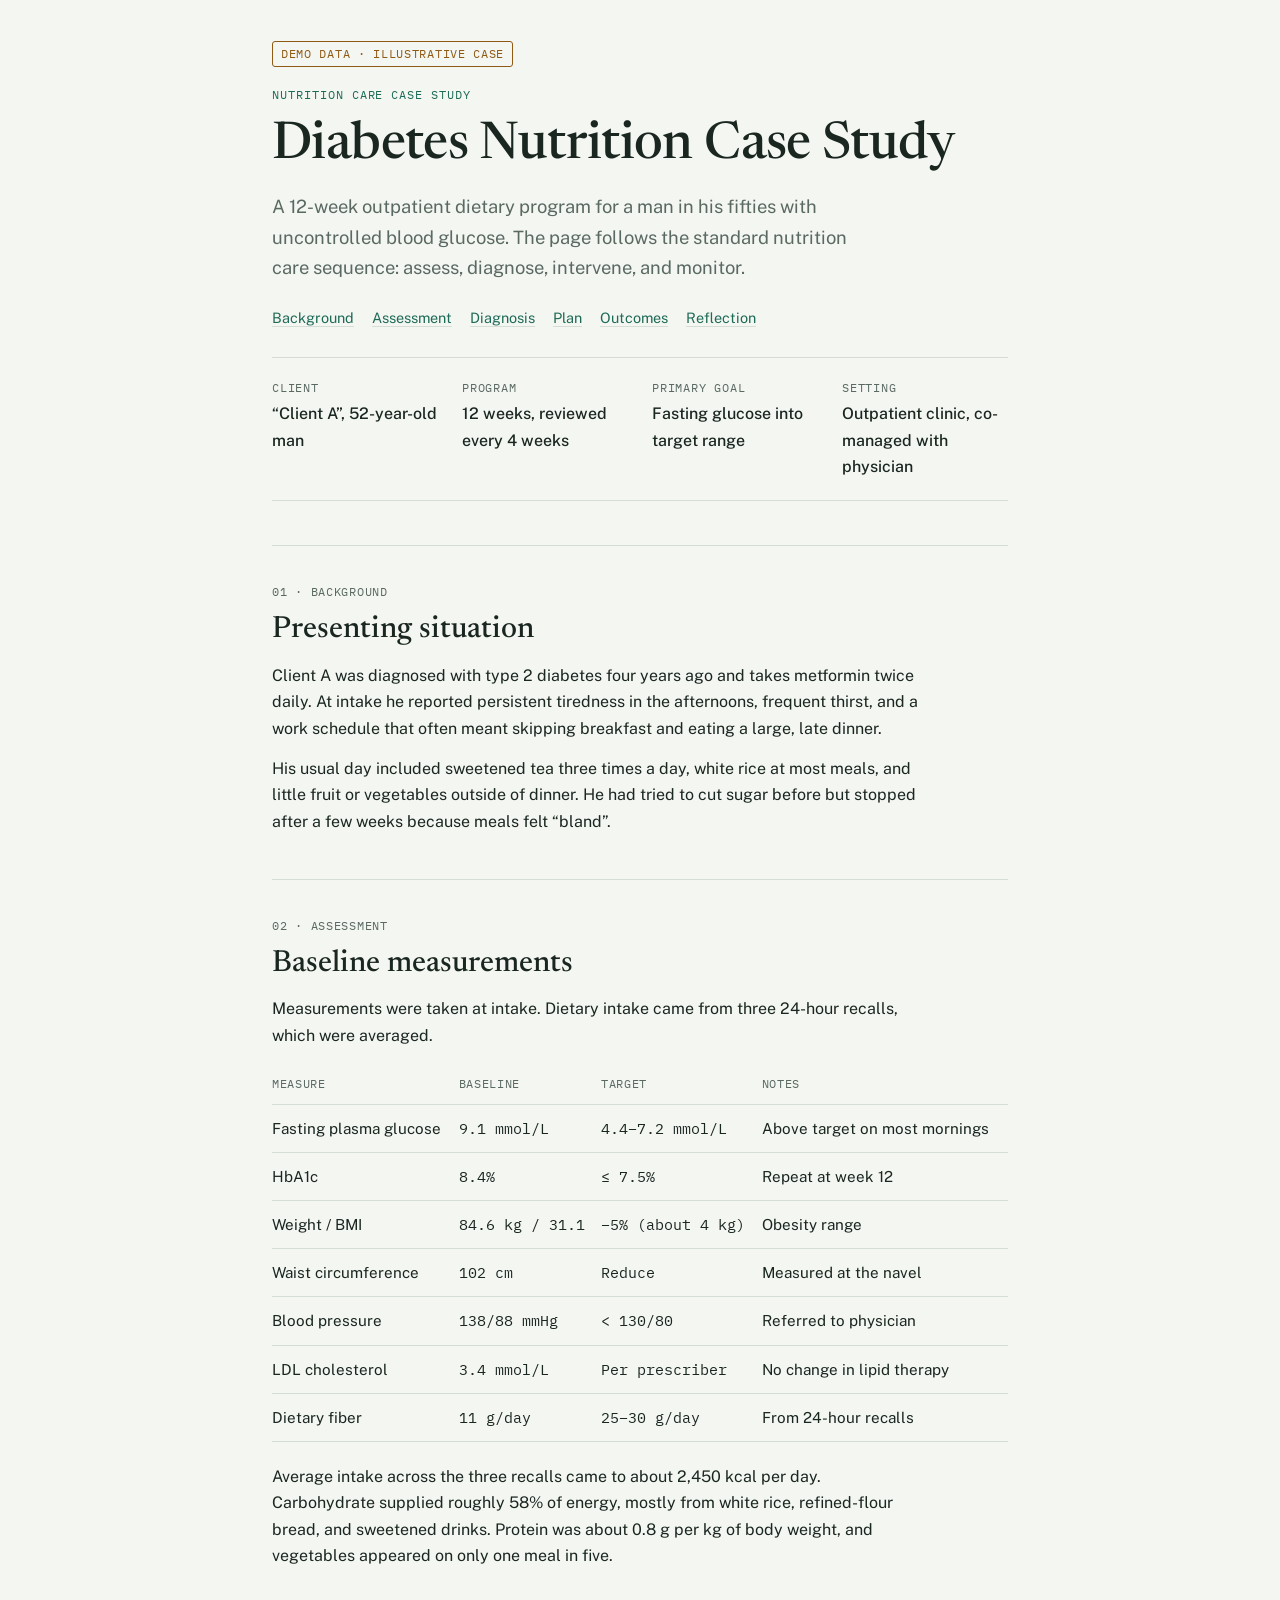
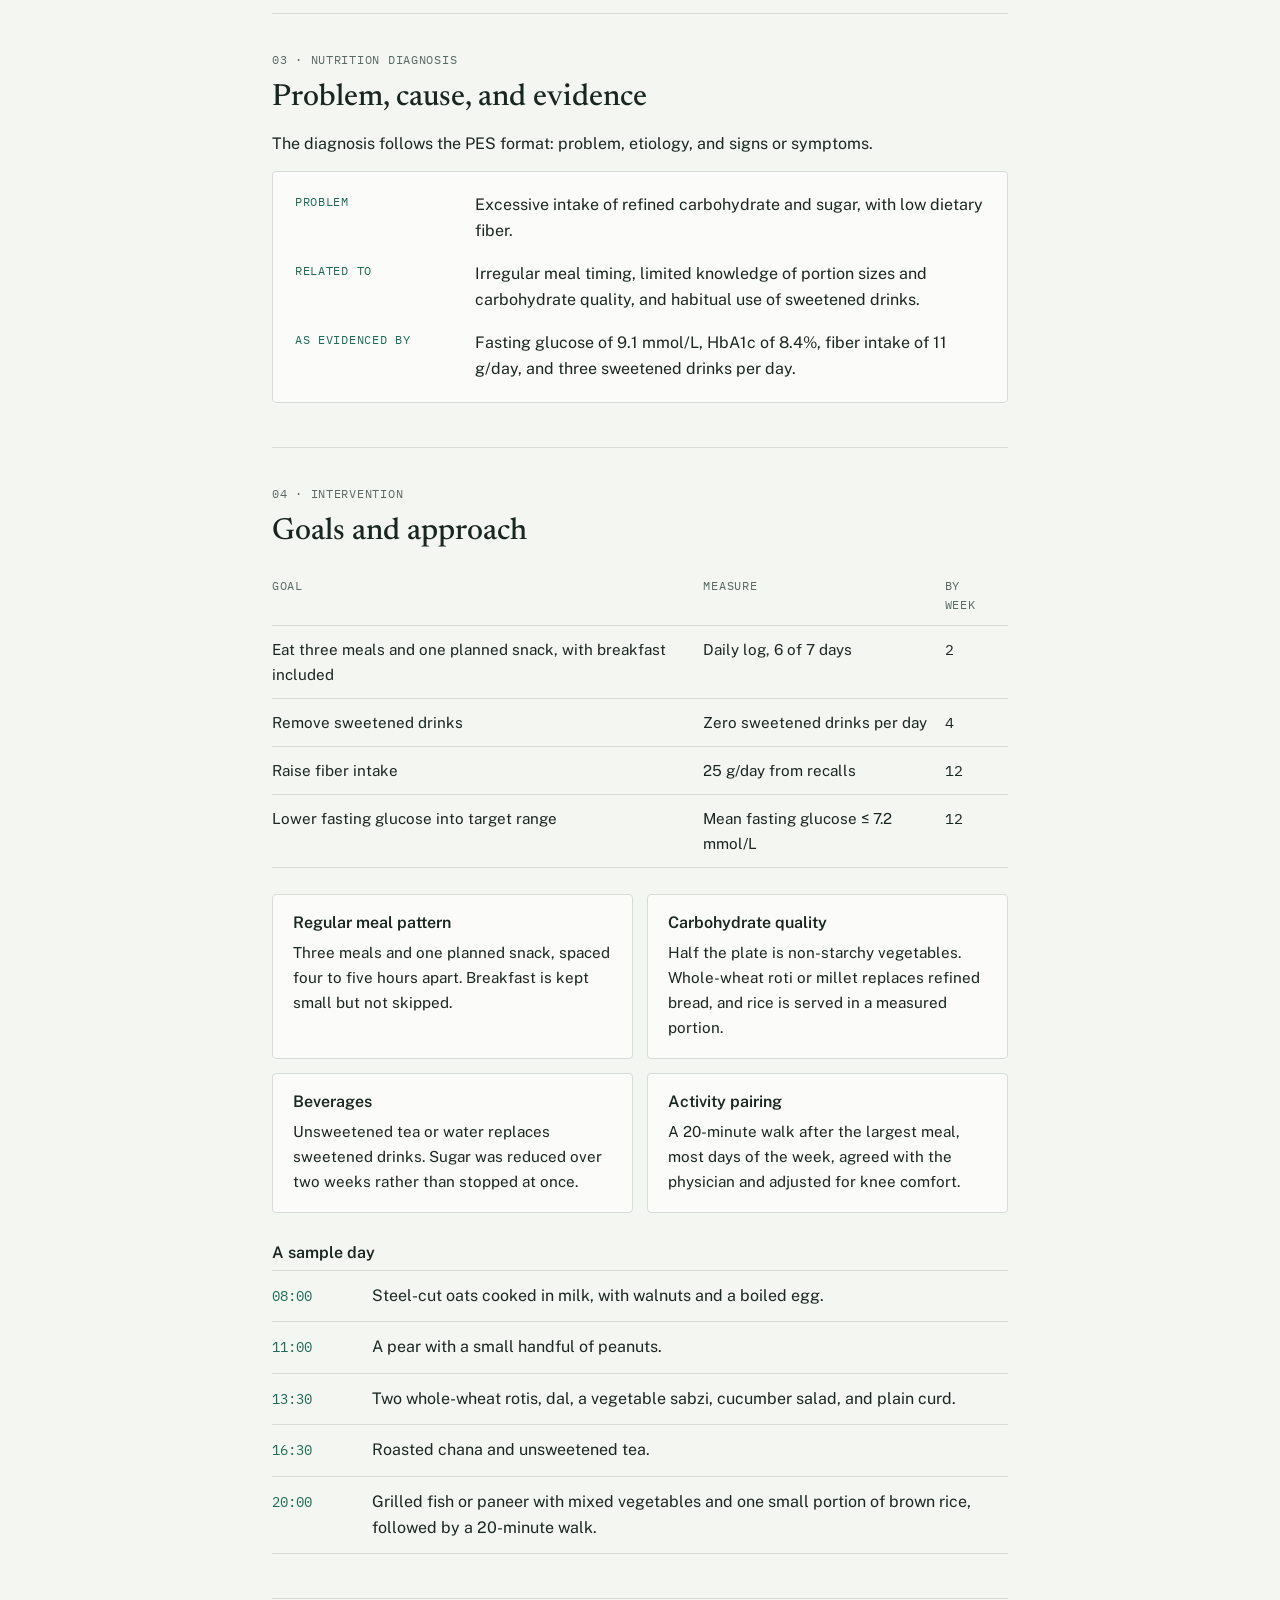
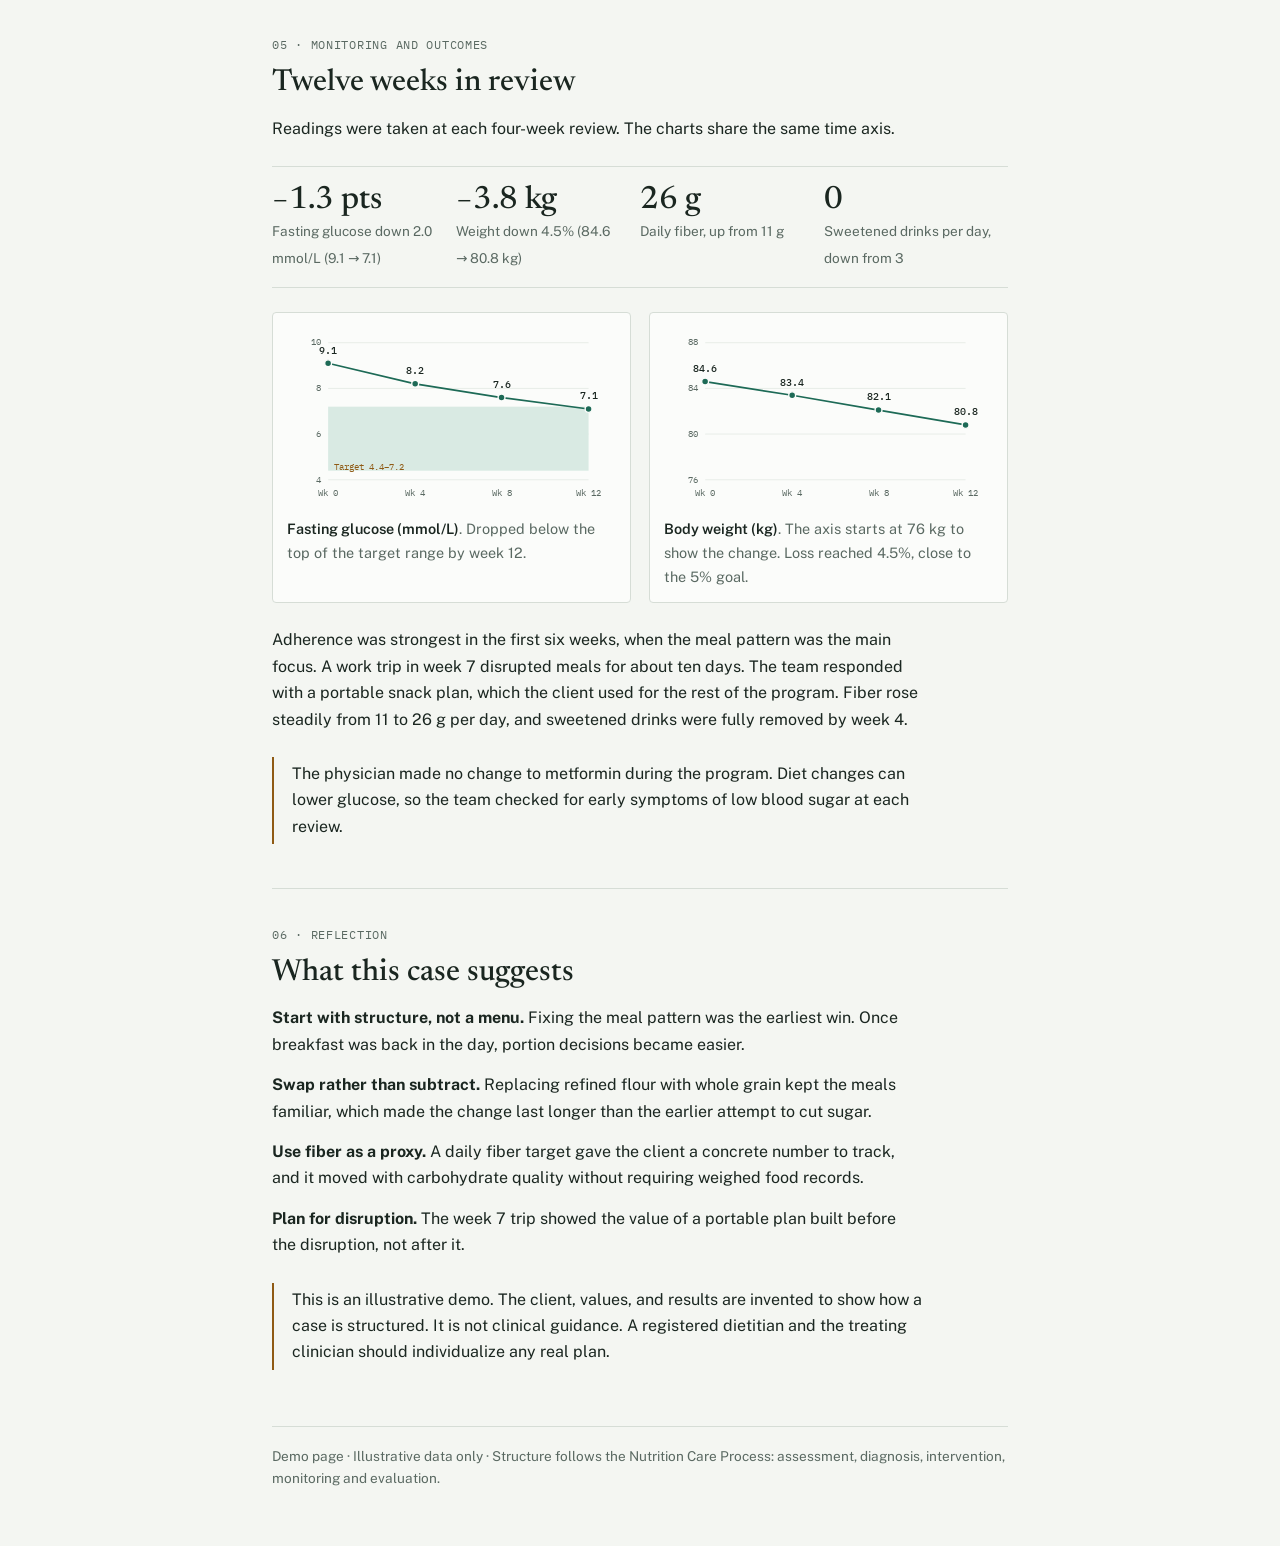
<file: _original/Diabetes Nutrition Case Study.html>
<!doctype html><html><head><meta charset=utf8><meta name=viewport content="width=device-width,initial-scale=1,viewport-fit=cover"><style>:root{color-scheme:light;box-sizing:border-box;padding-top:env(safe-area-inset-top,0px);padding-bottom:env(safe-area-inset-bottom,0px)}html{scroll-padding-top:env(safe-area-inset-top,0px)}body{margin:0;padding:0;font:14px -apple-system,BlinkMacSystemFont,sans-serif;background:#fff;color:#000}img{max-width:100%}[hidden]:not([hidden=until-found i]){display:none!important}</style></head><body>
<meta name="claude:viewport-fit-sides" content="cover">
<title>Diabetes Nutrition Case Study</title>
<link rel="stylesheet" href="https://fonts.googleapis.com/css2?family=Newsreader:opsz,wght@6..72,400;6..72,500&family=Public+Sans:wght@400;500;600&family=IBM+Plex+Mono:wght@400;500&display=swap">
<style>
/* Layout: one reading column. The case unfolds as dated stages, like a clinical record. */
:root {
  --bg: #F4F6F2;
  --surface: #FBFCFA;
  --fg: #1A2620;
  --muted: #5A6962;
  --rule: #D6DDD6;
  --accent: #1D6A56;
  --accent-soft: #D9EAE3;
  --warn: #8F5A14;
  --grid: #E1E7E1;
  color-scheme: light;
}
@media (prefers-color-scheme: dark) {
  :root:not([data-theme="light"]) {
    --bg: #0F1815;
    --surface: #15211D;
    --fg: #E2EBE6;
    --muted: #98A9A0;
    --rule: #2A3A34;
    --accent: #6DC2A7;
    --accent-soft: #1B3730;
    --warn: #E0A85A;
    --grid: #24322C;
    color-scheme: dark;
  }
}
:root[data-theme="dark"] {
  --bg: #0F1815;
  --surface: #15211D;
  --fg: #E2EBE6;
  --muted: #98A9A0;
  --rule: #2A3A34;
  --accent: #6DC2A7;
  --accent-soft: #1B3730;
  --warn: #E0A85A;
  --grid: #24322C;
  color-scheme: dark;
}

body {
  margin: 0;
  background: var(--bg);
  color: var(--fg);
  font: 400 16px/1.65 "Public Sans", system-ui, sans-serif;
  padding-left: max(16px, env(safe-area-inset-left, 0px));
  padding-right: max(16px, env(safe-area-inset-right, 0px));
}

.page {
  max-width: 46rem;
  margin: 0 auto;
  padding-block: 40px 56px;
}

.mono, .kicker, .badge, .stage, th, dt, .timeline time, .axis, .val, .target-label {
  font-family: "IBM Plex Mono", ui-monospace, monospace;
}

.kicker {
  font-size: .75rem;
  letter-spacing: .08em;
  text-transform: uppercase;
  color: var(--accent);
  margin: 0 0 14px;
}

.badge {
  display: inline-block;
  font-size: .72rem;
  line-height: 1;
  text-transform: uppercase;
  letter-spacing: .06em;
  color: var(--warn);
  border: 1px solid currentColor;
  padding: 6px 8px;
  border-radius: 3px;
  margin: 0 0 18px;
}

h1 {
  font: 500 clamp(2.2rem, 6vw, 3.25rem)/1.08 "Newsreader", Georgia, serif;
  letter-spacing: -.012em;
  margin: 0 0 18px;
  text-wrap: balance;
}

h2 {
  font: 500 clamp(1.5rem, 4vw, 1.9rem)/1.2 "Newsreader", Georgia, serif;
  margin: 0 0 14px;
  text-wrap: balance;
}

h3 {
  font: 600 1rem/1.3 "Public Sans", system-ui, sans-serif;
  margin: 0 0 6px;
}

p { margin: 0 0 14px; max-width: 65ch; }

.lede {
  font-size: 1.15rem;
  color: var(--muted);
  max-width: 38rem;
  margin: 0 0 8px;
}

.toc {
  display: flex;
  flex-wrap: wrap;
  gap: 8px 18px;
  font-size: .9rem;
  margin: 22px 0 0;
  padding: 0;
  list-style: none;
}
.toc a {
  color: var(--accent);
  text-decoration: none;
  border-bottom: 1px solid var(--rule);
}
.toc a:hover { border-bottom-color: var(--accent); }
a:focus-visible { outline: 2px solid var(--accent); outline-offset: 2px; }

.facts {
  display: grid;
  grid-template-columns: repeat(auto-fit, minmax(150px, 1fr));
  gap: 18px 24px;
  margin: 28px 0 0;
  padding: 20px 0;
  border-block: 1px solid var(--rule);
}
.facts dt {
  font-size: .72rem;
  text-transform: uppercase;
  letter-spacing: .07em;
  color: var(--muted);
  margin-bottom: 4px;
}
.facts dd { margin: 0; font-weight: 500; }

section {
  padding-top: 36px;
  border-top: 1px solid var(--rule);
  margin-top: 44px;
}

.stage {
  font-size: .75rem;
  letter-spacing: .06em;
  text-transform: uppercase;
  color: var(--muted);
  margin: 0 0 10px;
}

.scroll { overflow-x: auto; }

table {
  width: 100%;
  border-collapse: collapse;
  font-size: .95rem;
  min-width: 26rem;
}
th, td {
  text-align: left;
  padding: 11px 12px 11px 0;
  border-bottom: 1px solid var(--rule);
  vertical-align: top;
}
th {
  font-size: .72rem;
  text-transform: uppercase;
  letter-spacing: .06em;
  color: var(--muted);
  font-weight: 400;
}
td.num {
  font-family: "IBM Plex Mono", ui-monospace, monospace;
  white-space: nowrap;
  font-variant-numeric: tabular-nums;
}

.panel {
  background: var(--surface);
  border: 1px solid var(--rule);
  border-radius: 4px;
  padding: 20px 22px;
}

.pes {
  display: grid;
  gap: 16px;
  margin: 0;
}
.pes .row {
  display: grid;
  gap: 4px;
}
.pes dt {
  font-size: .72rem;
  text-transform: uppercase;
  letter-spacing: .06em;
  color: var(--accent);
}
.pes dd { margin: 0; }
@media (min-width: 560px) {
  .pes .row { grid-template-columns: 10rem 1fr; gap: 20px; }
}

.cards {
  display: grid;
  grid-template-columns: repeat(auto-fit, minmax(240px, 1fr));
  gap: 14px;
}
.card {
  background: var(--surface);
  border: 1px solid var(--rule);
  border-radius: 4px;
  padding: 18px 20px;
  min-width: 0;
}
.card p { margin: 0; font-size: .95rem; }

.timeline {
  list-style: none;
  margin: 0;
  padding: 0;
  border-top: 1px solid var(--rule);
}
.timeline li {
  display: grid;
  grid-template-columns: 5.5rem 1fr;
  gap: 12px;
  padding: 12px 0;
  border-bottom: 1px solid var(--rule);
}
.timeline time {
  color: var(--accent);
  font-size: .85rem;
  padding-top: 2px;
}

.stats {
  display: grid;
  grid-template-columns: repeat(auto-fit, minmax(150px, 1fr));
  margin: 24px 0;
  border-block: 1px solid var(--rule);
}
.stats div { padding: 16px 16px 16px 0; }
.stats strong {
  display: block;
  font: 500 2rem/1.1 "Newsreader", Georgia, serif;
  font-variant-numeric: tabular-nums;
}
.stats span {
  font-size: .85rem;
  color: var(--muted);
}

.charts {
  display: grid;
  grid-template-columns: repeat(auto-fit, minmax(280px, 1fr));
  gap: 18px;
  margin-top: 8px;
}
figure {
  margin: 0;
  background: var(--surface);
  border: 1px solid var(--rule);
  border-radius: 4px;
  padding: 16px 14px 14px;
  min-width: 0;
}
figcaption {
  font-size: .9rem;
  color: var(--muted);
  margin-top: 10px;
}
figcaption strong { color: var(--fg); font-weight: 600; }
svg { width: 100%; height: auto; display: block; }

.grid-line { stroke: var(--grid); stroke-width: 1; }
.axis { font-size: 13px; fill: var(--muted); }
.val { font-size: 14px; fill: var(--fg); font-weight: 500; }
.trend { fill: none; stroke: var(--accent); stroke-width: 2.5; stroke-linejoin: round; stroke-linecap: round; }
.dot { fill: var(--accent); stroke: var(--surface); stroke-width: 2; }
.band { fill: var(--accent-soft); }
.target { fill: none; stroke: var(--warn); stroke-width: 1.5; stroke-dasharray: 5 5; }
.target-label { font-size: 13px; fill: var(--warn); }

.note {
  border-left: 2px solid var(--warn);
  padding: 4px 0 4px 18px;
  margin: 24px 0 0;
}

footer {
  margin-top: 56px;
  padding-top: 18px;
  border-top: 1px solid var(--rule);
  font-size: .85rem;
  color: var(--muted);
}
</style>

<main class="page">

  <header>
    <span class="badge">Demo data · Illustrative case</span>
    <p class="kicker">Nutrition care case study</p>
    <h1>Diabetes Nutrition Case Study</h1>
    <p class="lede">A 12-week outpatient dietary program for a man in his fifties with uncontrolled blood glucose. The page follows the standard nutrition care sequence: assess, diagnose, intervene, and monitor.</p>

    <ul class="toc">
      <li><a href="#background">Background</a></li>
      <li><a href="#assessment">Assessment</a></li>
      <li><a href="#diagnosis">Diagnosis</a></li>
      <li><a href="#plan">Plan</a></li>
      <li><a href="#outcomes">Outcomes</a></li>
      <li><a href="#reflection">Reflection</a></li>
    </ul>

    <dl class="facts">
      <div><dt>Client</dt><dd>“Client A”, 52-year-old man</dd></div>
      <div><dt>Program</dt><dd>12 weeks, reviewed every 4 weeks</dd></div>
      <div><dt>Primary goal</dt><dd>Fasting glucose into target range</dd></div>
      <div><dt>Setting</dt><dd>Outpatient clinic, co-managed with physician</dd></div>
    </dl>
  </header>

  <section id="background">
    <p class="stage">01 · Background</p>
    <h2>Presenting situation</h2>
    <p>Client A was diagnosed with type 2 diabetes four years ago and takes metformin twice daily. At intake he reported persistent tiredness in the afternoons, frequent thirst, and a work schedule that often meant skipping breakfast and eating a large, late dinner.</p>
    <p>His usual day included sweetened tea three times a day, white rice at most meals, and little fruit or vegetables outside of dinner. He had tried to cut sugar before but stopped after a few weeks because meals felt “bland”.</p>
  </section>

  <section id="assessment">
    <p class="stage">02 · Assessment</p>
    <h2>Baseline measurements</h2>
    <p>Measurements were taken at intake. Dietary intake came from three 24-hour recalls, which were averaged.</p>

    <div class="scroll">
      <table>
        <thead>
          <tr><th>Measure</th><th>Baseline</th><th>Target</th><th>Notes</th></tr>
        </thead>
        <tbody>
          <tr><td>Fasting plasma glucose</td><td class="num">9.1 mmol/L</td><td class="num">4.4–7.2 mmol/L</td><td>Above target on most mornings</td></tr>
          <tr><td>HbA1c</td><td class="num">8.4%</td><td class="num">≤ 7.5%</td><td>Repeat at week 12</td></tr>
          <tr><td>Weight / BMI</td><td class="num">84.6 kg / 31.1</td><td class="num">−5% (about 4 kg)</td><td>Obesity range</td></tr>
          <tr><td>Waist circumference</td><td class="num">102 cm</td><td class="num">Reduce</td><td>Measured at the navel</td></tr>
          <tr><td>Blood pressure</td><td class="num">138/88 mmHg</td><td class="num">&lt; 130/80</td><td>Referred to physician</td></tr>
          <tr><td>LDL cholesterol</td><td class="num">3.4 mmol/L</td><td class="num">Per prescriber</td><td>No change in lipid therapy</td></tr>
          <tr><td>Dietary fiber</td><td class="num">11 g/day</td><td class="num">25–30 g/day</td><td>From 24-hour recalls</td></tr>
        </tbody>
      </table>
    </div>

    <p style="margin-top:22px">Average intake across the three recalls came to about 2,450 kcal per day. Carbohydrate supplied roughly 58% of energy, mostly from white rice, refined-flour bread, and sweetened drinks. Protein was about 0.8 g per kg of body weight, and vegetables appeared on only one meal in five.</p>
  </section>

  <section id="diagnosis">
    <p class="stage">03 · Nutrition diagnosis</p>
    <h2>Problem, cause, and evidence</h2>
    <p>The diagnosis follows the PES format: problem, etiology, and signs or symptoms.</p>

    <div class="panel">
      <dl class="pes">
        <div class="row">
          <dt>Problem</dt>
          <dd>Excessive intake of refined carbohydrate and sugar, with low dietary fiber.</dd>
        </div>
        <div class="row">
          <dt>Related to</dt>
          <dd>Irregular meal timing, limited knowledge of portion sizes and carbohydrate quality, and habitual use of sweetened drinks.</dd>
        </div>
        <div class="row">
          <dt>As evidenced by</dt>
          <dd>Fasting glucose of 9.1 mmol/L, HbA1c of 8.4%, fiber intake of 11 g/day, and three sweetened drinks per day.</dd>
        </div>
      </dl>
    </div>
  </section>

  <section id="plan">
    <p class="stage">04 · Intervention</p>
    <h2>Goals and approach</h2>

    <div class="scroll">
      <table>
        <thead>
          <tr><th>Goal</th><th>Measure</th><th>By week</th></tr>
        </thead>
        <tbody>
          <tr><td>Eat three meals and one planned snack, with breakfast included</td><td>Daily log, 6 of 7 days</td><td class="num">2</td></tr>
          <tr><td>Remove sweetened drinks</td><td>Zero sweetened drinks per day</td><td class="num">4</td></tr>
          <tr><td>Raise fiber intake</td><td>25 g/day from recalls</td><td class="num">12</td></tr>
          <tr><td>Lower fasting glucose into target range</td><td>Mean fasting glucose ≤ 7.2 mmol/L</td><td class="num">12</td></tr>
        </tbody>
      </table>
    </div>

    <div class="cards" style="margin-top:26px">
      <div class="card">
        <h3>Regular meal pattern</h3>
        <p>Three meals and one planned snack, spaced four to five hours apart. Breakfast is kept small but not skipped.</p>
      </div>
      <div class="card">
        <h3>Carbohydrate quality</h3>
        <p>Half the plate is non-starchy vegetables. Whole-wheat roti or millet replaces refined bread, and rice is served in a measured portion.</p>
      </div>
      <div class="card">
        <h3>Beverages</h3>
        <p>Unsweetened tea or water replaces sweetened drinks. Sugar was reduced over two weeks rather than stopped at once.</p>
      </div>
      <div class="card">
        <h3>Activity pairing</h3>
        <p>A 20-minute walk after the largest meal, most days of the week, agreed with the physician and adjusted for knee comfort.</p>
      </div>
    </div>

    <h3 style="margin-top:30px">A sample day</h3>
    <ol class="timeline" style="padding-left:0">
      <li><time>08:00</time><span>Steel-cut oats cooked in milk, with walnuts and a boiled egg.</span></li>
      <li><time>11:00</time><span>A pear with a small handful of peanuts.</span></li>
      <li><time>13:30</time><span>Two whole-wheat rotis, dal, a vegetable sabzi, cucumber salad, and plain curd.</span></li>
      <li><time>16:30</time><span>Roasted chana and unsweetened tea.</span></li>
      <li><time>20:00</time><span>Grilled fish or paneer with mixed vegetables and one small portion of brown rice, followed by a 20-minute walk.</span></li>
    </ol>
  </section>

  <section id="outcomes">
    <p class="stage">05 · Monitoring and outcomes</p>
    <h2>Twelve weeks in review</h2>
    <p>Readings were taken at each four-week review. The charts share the same time axis.</p>

    <div class="stats">
      <div><strong>−1.3 pts</strong><span>Fasting glucose down 2.0 mmol/L (9.1 → 7.1)</span></div>
      <div><strong>−3.8 kg</strong><span>Weight down 4.5% (84.6 → 80.8 kg)</span></div>
      <div><strong>26 g</strong><span>Daily fiber, up from 11 g</span></div>
      <div><strong>0</strong><span>Sweetened drinks per day, down from 3</span></div>
    </div>

    <div class="charts">
      <figure>
        <svg viewBox="0 0 480 260" role="img" aria-label="Line chart of fasting glucose falling from 9.1 to 7.1 mmol/L over 12 weeks, entering the target band at week 12">
          <!-- gridlines at 10, 8, 6, 4 mmol/L -->
          <line class="grid-line" x1="60" y1="20" x2="440" y2="20"/>
          <line class="grid-line" x1="60" y1="86.7" x2="440" y2="86.7"/>
          <line class="grid-line" x1="60" y1="153.3" x2="440" y2="153.3"/>
          <line class="grid-line" x1="60" y1="220" x2="440" y2="220"/>
          <!-- target band 4.4–7.2 mmol/L -->
          <rect class="band" x="60" y="113.3" width="380" height="93.4"/>
          <text class="target-label" x="68" y="206">Target 4.4–7.2</text>
          <!-- axis labels -->
          <text class="axis" x="50" y="24" text-anchor="end">10</text>
          <text class="axis" x="50" y="91" text-anchor="end">8</text>
          <text class="axis" x="50" y="157" text-anchor="end">6</text>
          <text class="axis" x="50" y="224" text-anchor="end">4</text>
          <!-- series -->
          <polyline class="trend" points="60,50 187,80 313,100 440,116.7"/>
          <circle class="dot" cx="60" cy="50" r="5"/>
          <circle class="dot" cx="187" cy="80" r="5"/>
          <circle class="dot" cx="313" cy="100" r="5"/>
          <circle class="dot" cx="440" cy="116.7" r="5"/>
          <text class="val" x="60" y="36" text-anchor="middle">9.1</text>
          <text class="val" x="187" y="66" text-anchor="middle">8.2</text>
          <text class="val" x="313" y="86" text-anchor="middle">7.6</text>
          <text class="val" x="440" y="102" text-anchor="middle">7.1</text>
          <!-- x labels -->
          <text class="axis" x="60" y="244" text-anchor="middle">Wk 0</text>
          <text class="axis" x="187" y="244" text-anchor="middle">Wk 4</text>
          <text class="axis" x="313" y="244" text-anchor="middle">Wk 8</text>
          <text class="axis" x="440" y="244" text-anchor="middle">Wk 12</text>
        </svg>
        <figcaption><strong>Fasting glucose (mmol/L)</strong>. Dropped below the top of the target range by week 12.</figcaption>
      </figure>

      <figure>
        <svg viewBox="0 0 480 260" role="img" aria-label="Line chart of body weight falling from 84.6 to 80.8 kg over 12 weeks. The axis starts at 76 kg.">
          <!-- gridlines at 88, 84, 80, 76 kg -->
          <line class="grid-line" x1="60" y1="20" x2="440" y2="20"/>
          <line class="grid-line" x1="60" y1="86.7" x2="440" y2="86.7"/>
          <line class="grid-line" x1="60" y1="153.3" x2="440" y2="153.3"/>
          <line class="grid-line" x1="60" y1="220" x2="440" y2="220"/>
          <!-- axis labels -->
          <text class="axis" x="50" y="24" text-anchor="end">88</text>
          <text class="axis" x="50" y="91" text-anchor="end">84</text>
          <text class="axis" x="50" y="157" text-anchor="end">80</text>
          <text class="axis" x="50" y="224" text-anchor="end">76</text>
          <!-- series -->
          <polyline class="trend" points="60,76.7 187,96.7 313,118.3 440,140"/>
          <circle class="dot" cx="60" cy="76.7" r="5"/>
          <circle class="dot" cx="187" cy="96.7" r="5"/>
          <circle class="dot" cx="313" cy="118.3" r="5"/>
          <circle class="dot" cx="440" cy="140" r="5"/>
          <text class="val" x="60" y="63" text-anchor="middle">84.6</text>
          <text class="val" x="187" y="83" text-anchor="middle">83.4</text>
          <text class="val" x="313" y="104" text-anchor="middle">82.1</text>
          <text class="val" x="440" y="126" text-anchor="middle">80.8</text>
          <!-- x labels -->
          <text class="axis" x="60" y="244" text-anchor="middle">Wk 0</text>
          <text class="axis" x="187" y="244" text-anchor="middle">Wk 4</text>
          <text class="axis" x="313" y="244" text-anchor="middle">Wk 8</text>
          <text class="axis" x="440" y="244" text-anchor="middle">Wk 12</text>
        </svg>
        <figcaption><strong>Body weight (kg)</strong>. The axis starts at 76 kg to show the change. Loss reached 4.5%, close to the 5% goal.</figcaption>
      </figure>
    </div>

    <p style="margin-top:24px">Adherence was strongest in the first six weeks, when the meal pattern was the main focus. A work trip in week 7 disrupted meals for about ten days. The team responded with a portable snack plan, which the client used for the rest of the program. Fiber rose steadily from 11 to 26 g per day, and sweetened drinks were fully removed by week 4.</p>

    <p class="note">The physician made no change to metformin during the program. Diet changes can lower glucose, so the team checked for early symptoms of low blood sugar at each review.</p>
  </section>

  <section id="reflection">
    <p class="stage">06 · Reflection</p>
    <h2>What this case suggests</h2>
    <p><strong>Start with structure, not a menu.</strong> Fixing the meal pattern was the earliest win. Once breakfast was back in the day, portion decisions became easier.</p>
    <p><strong>Swap rather than subtract.</strong> Replacing refined flour with whole grain kept the meals familiar, which made the change last longer than the earlier attempt to cut sugar.</p>
    <p><strong>Use fiber as a proxy.</strong> A daily fiber target gave the client a concrete number to track, and it moved with carbohydrate quality without requiring weighed food records.</p>
    <p><strong>Plan for disruption.</strong> The week 7 trip showed the value of a portable plan built before the disruption, not after it.</p>

    <p class="note">This is an illustrative demo. The client, values, and results are invented to show how a case is structured. It is not clinical guidance. A registered dietitian and the treating clinician should individualize any real plan.</p>
  </section>

  <footer>
    Demo page · Illustrative data only · Structure follows the Nutrition Care Process: assessment, diagnosis, intervention, monitoring and evaluation.
  </footer>

</main>

</body></html>
</file>
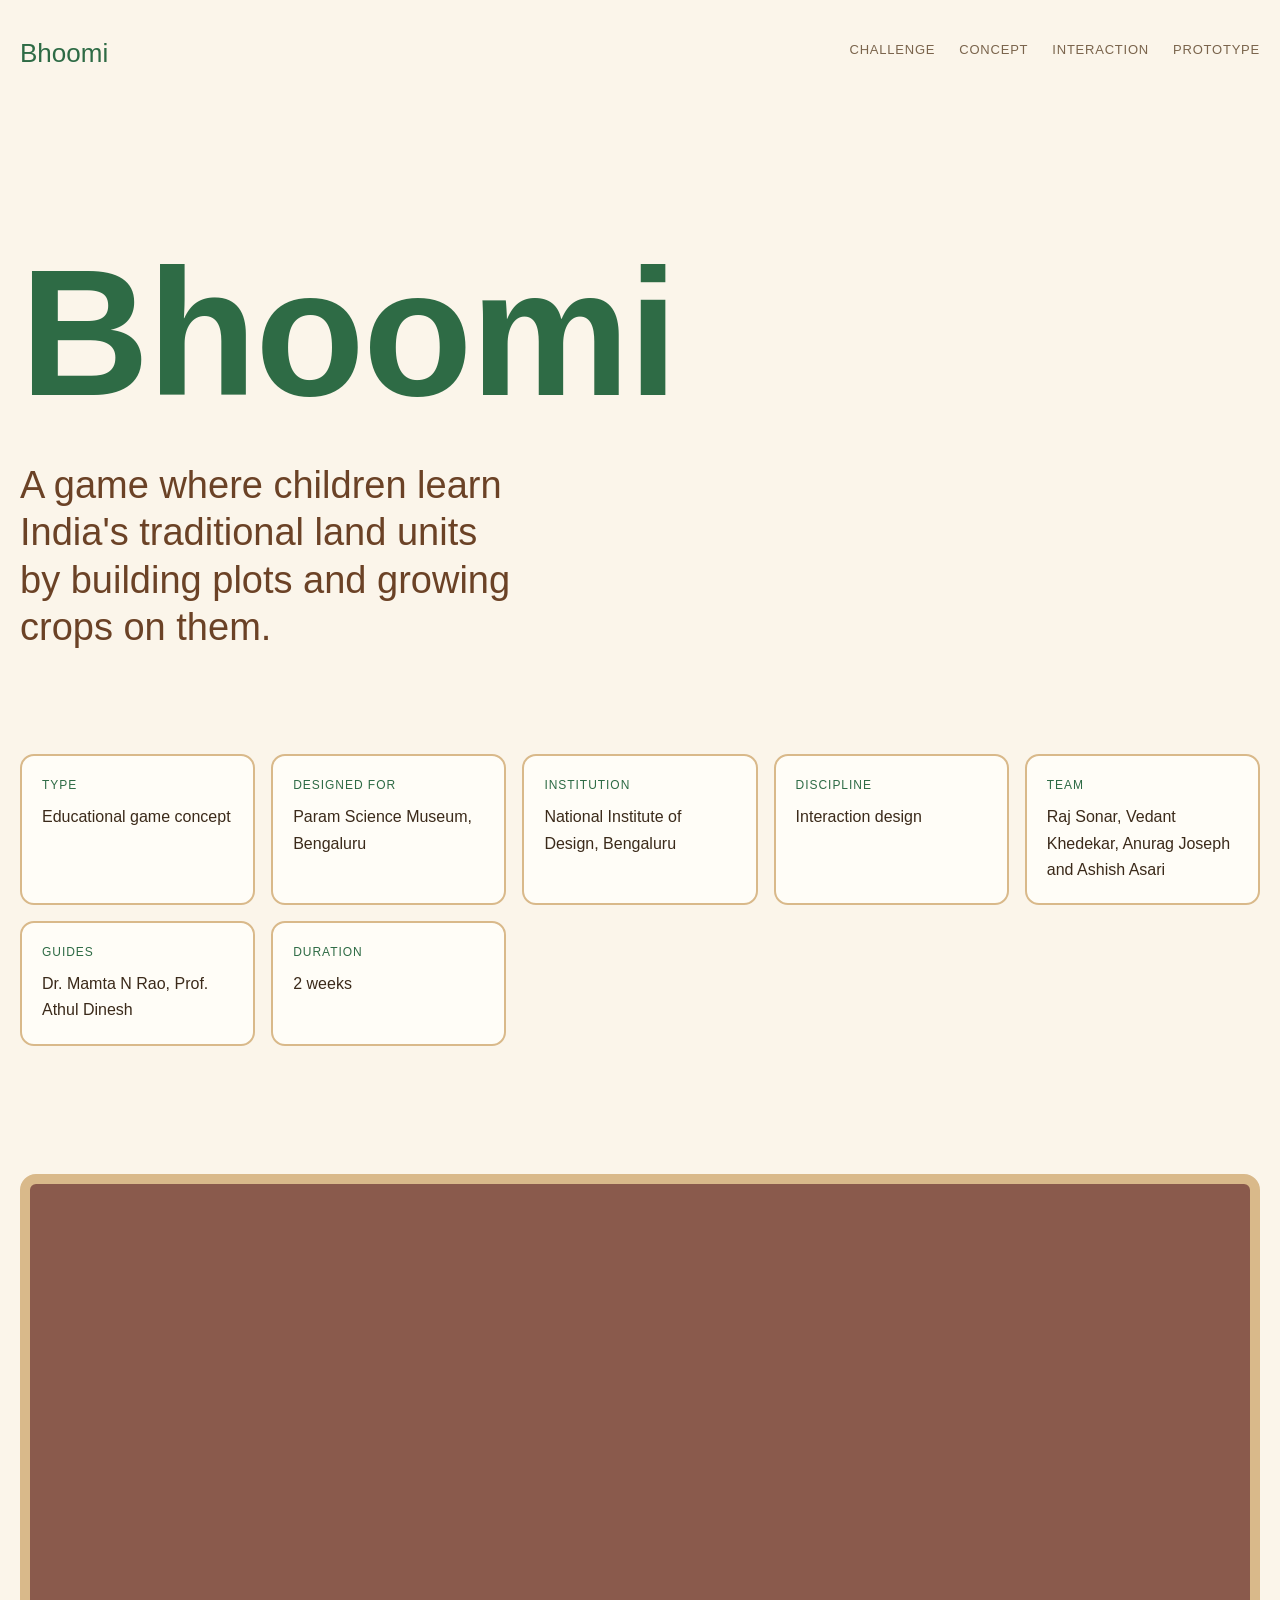
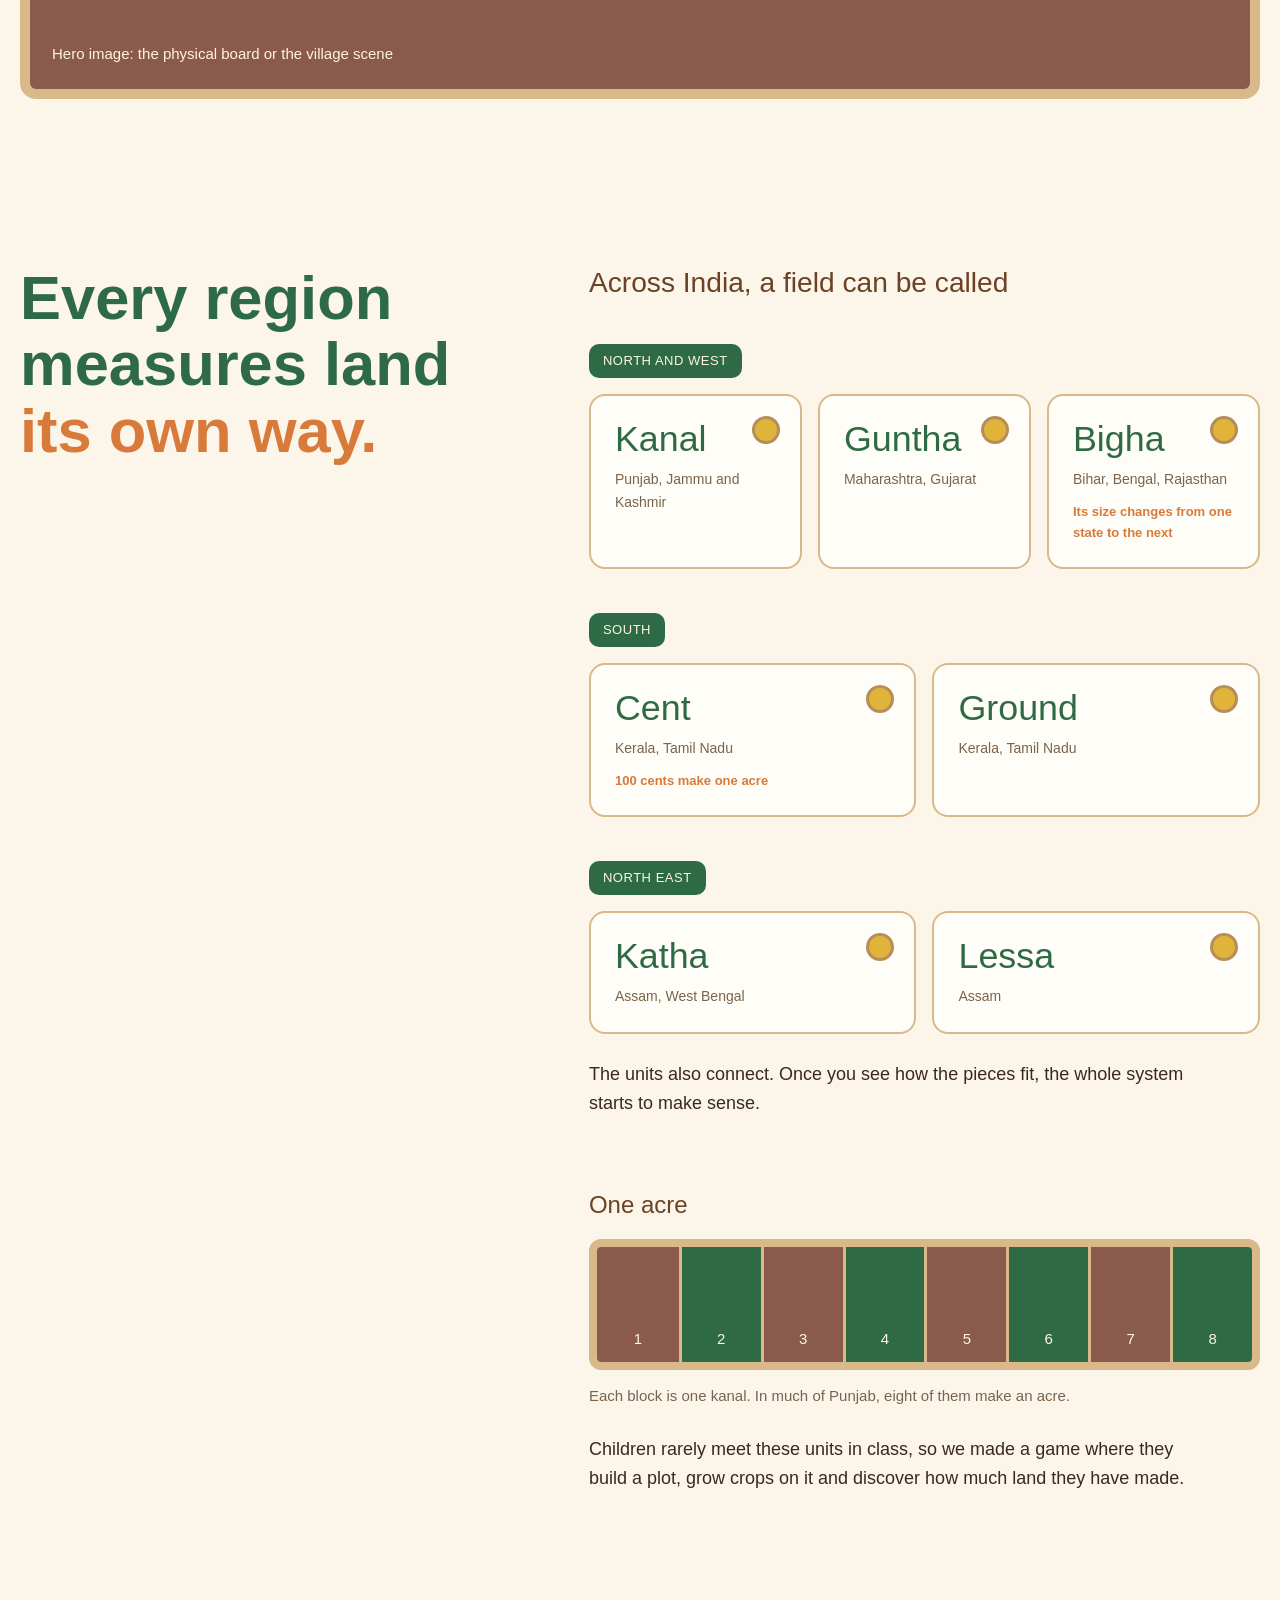
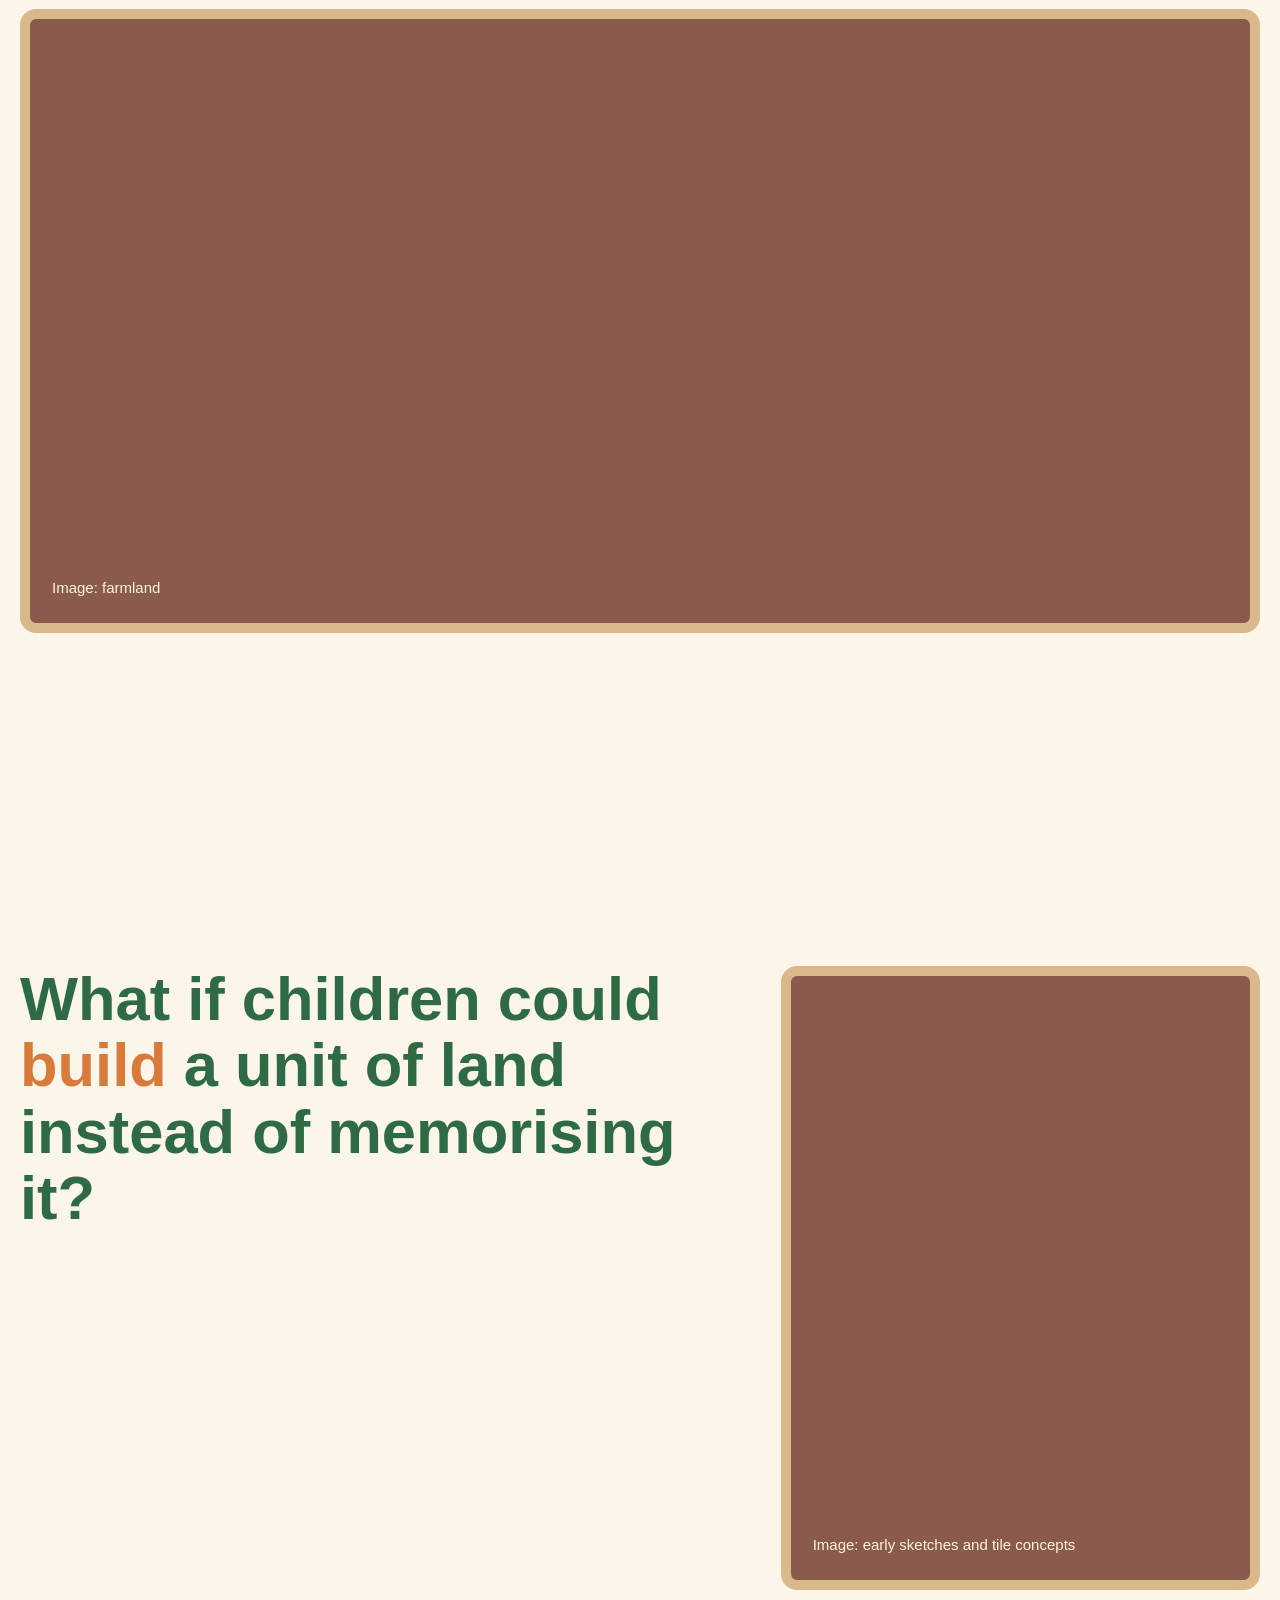
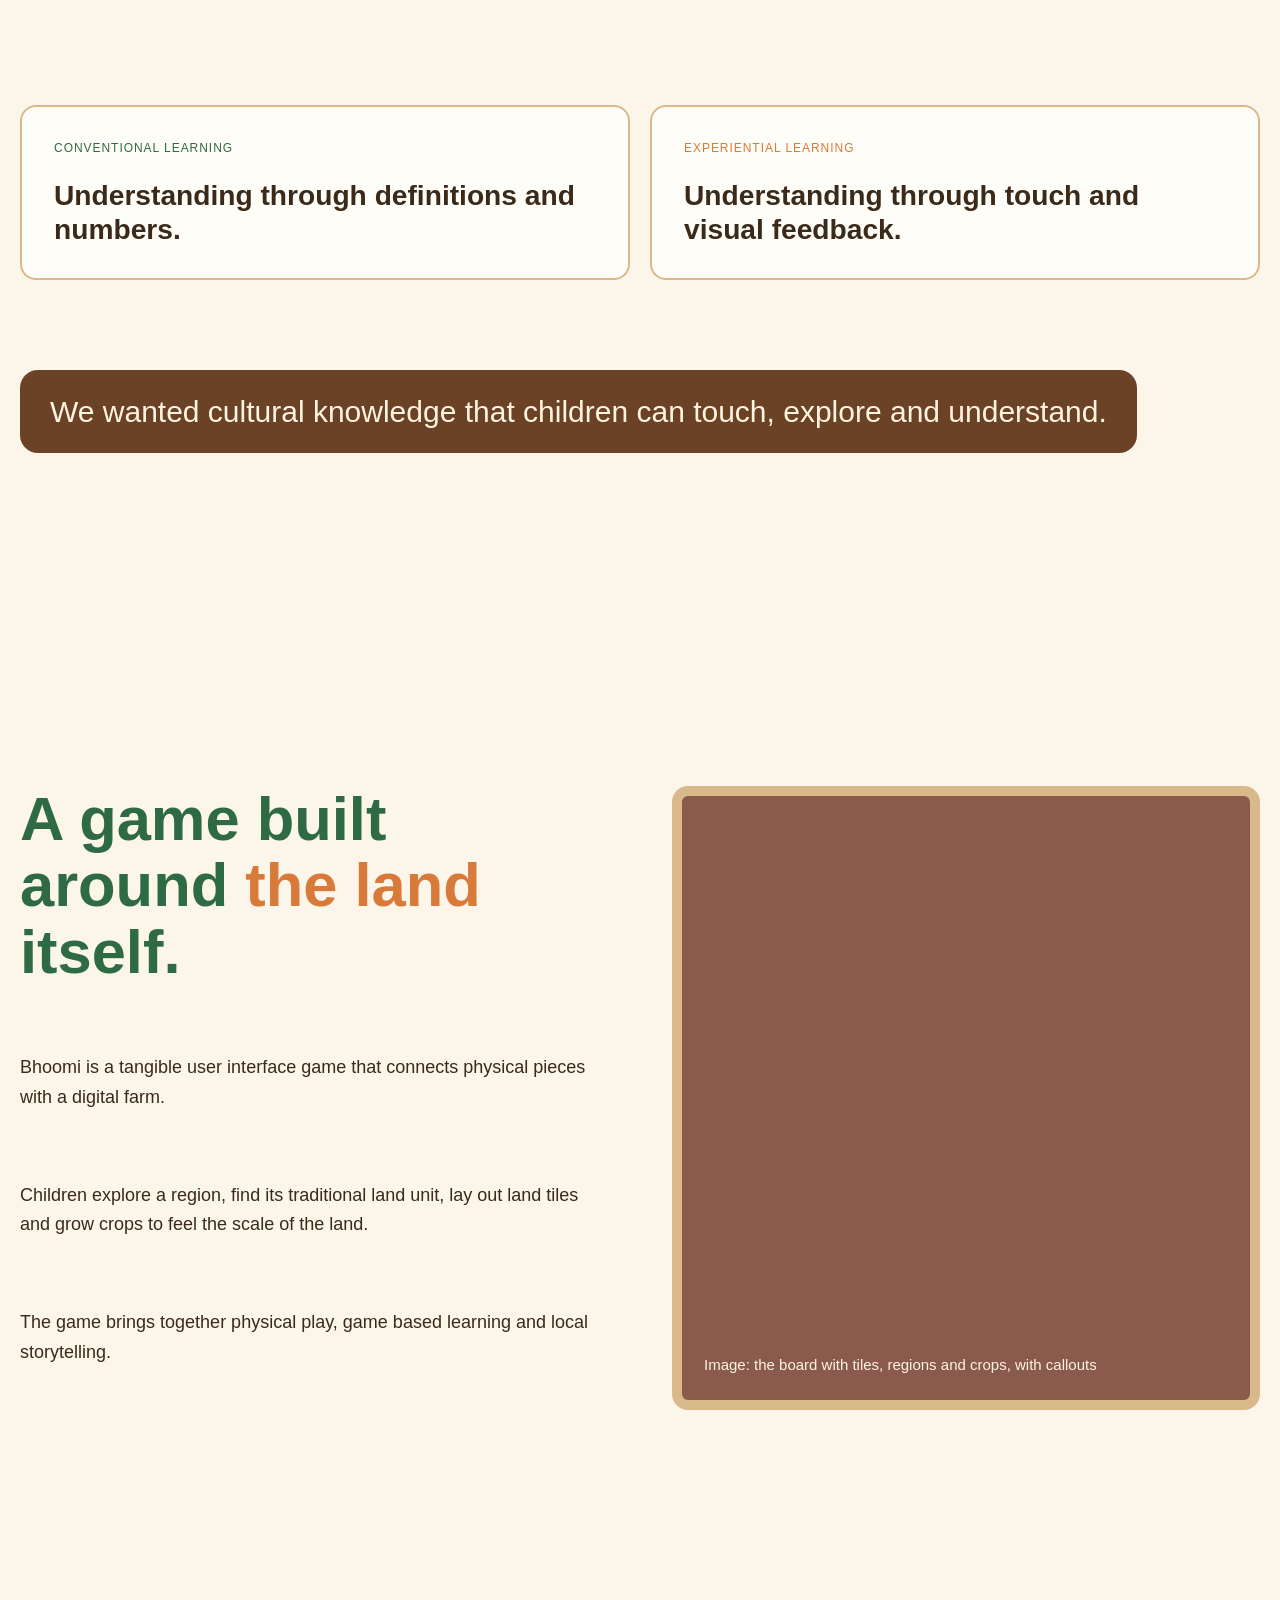
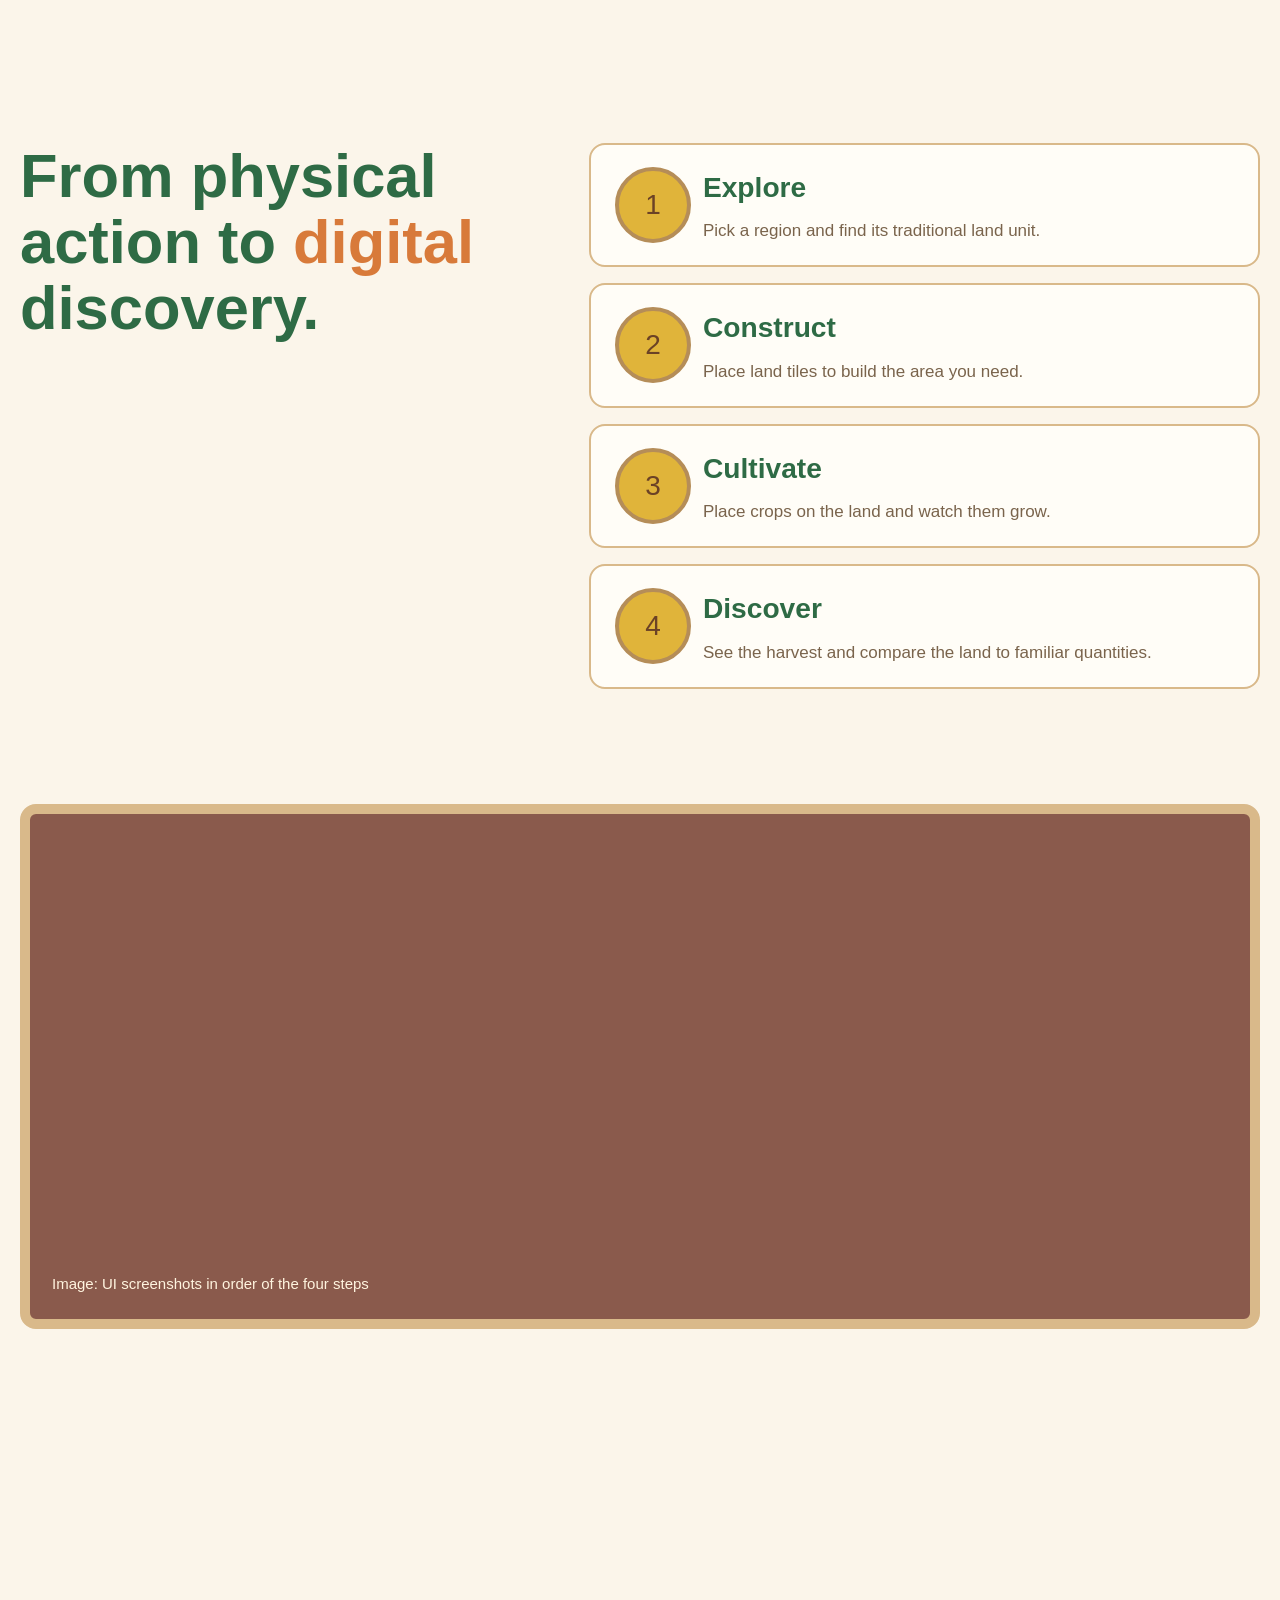
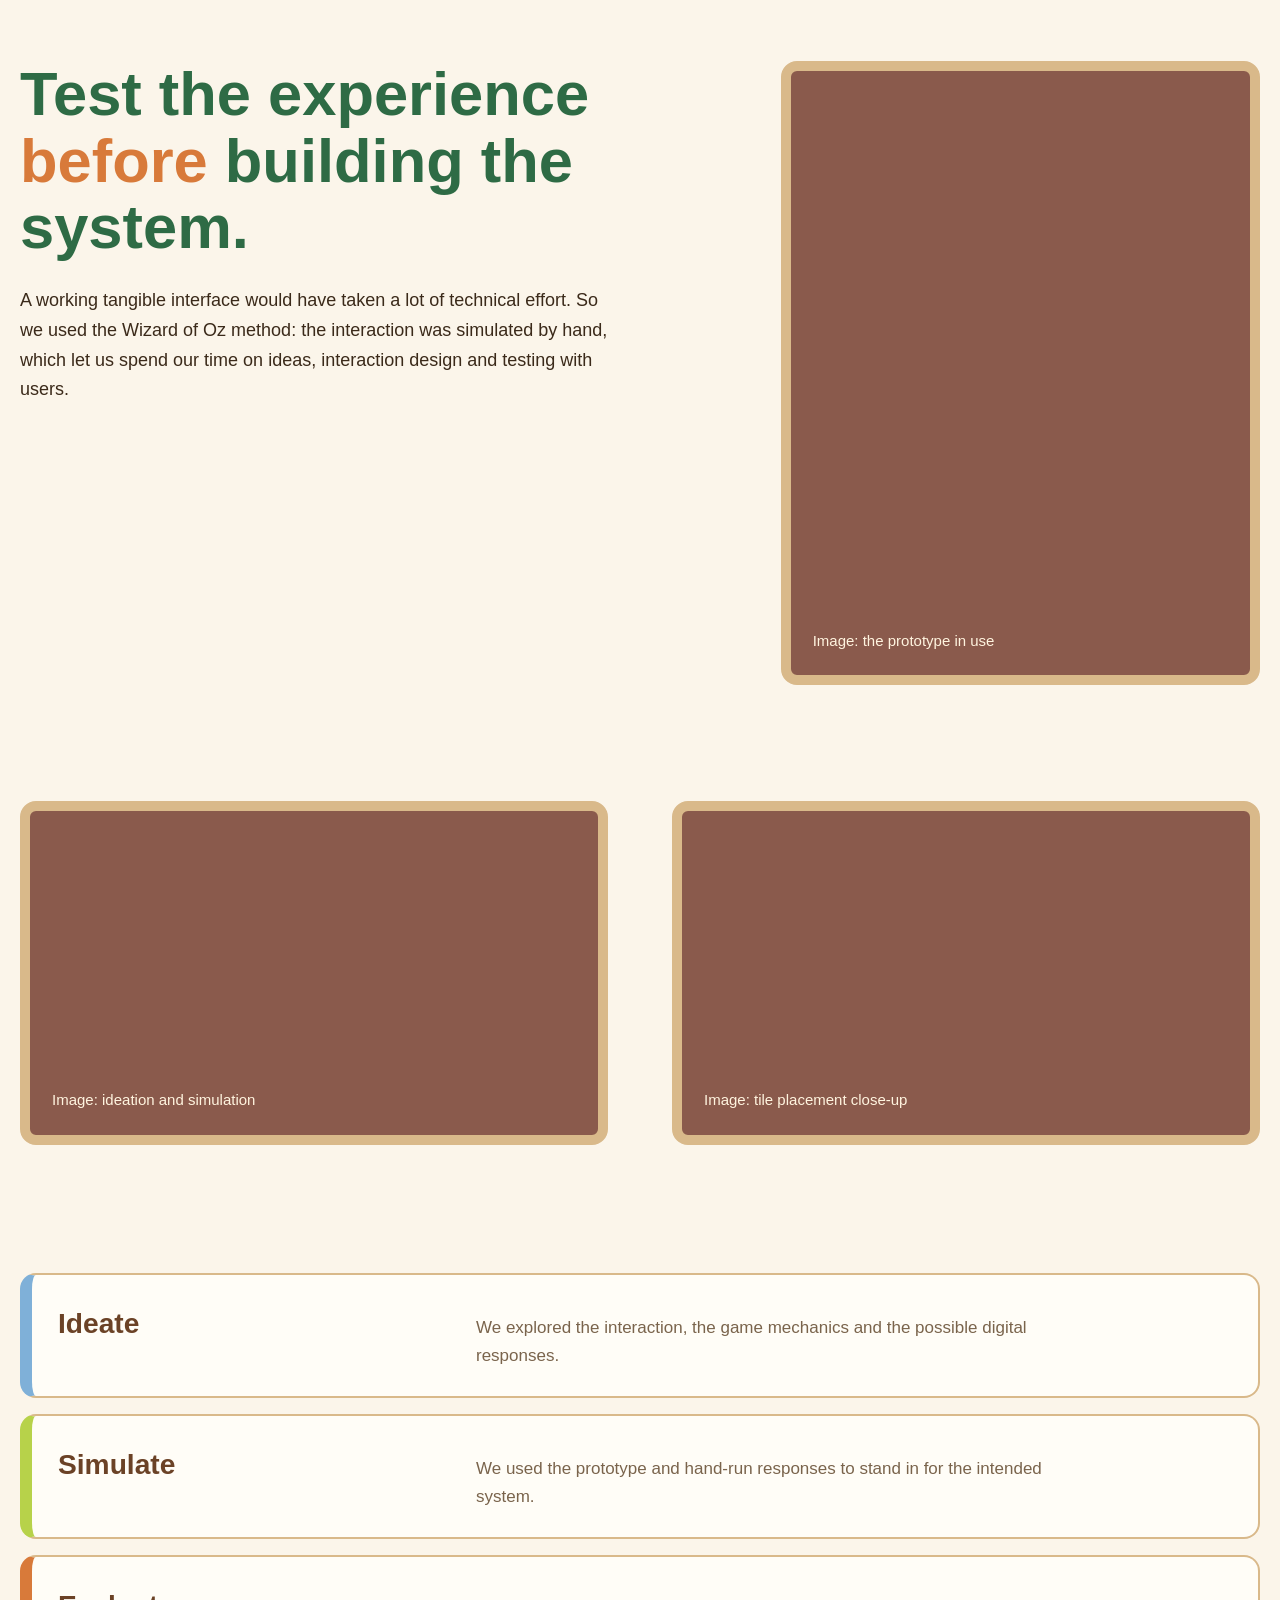
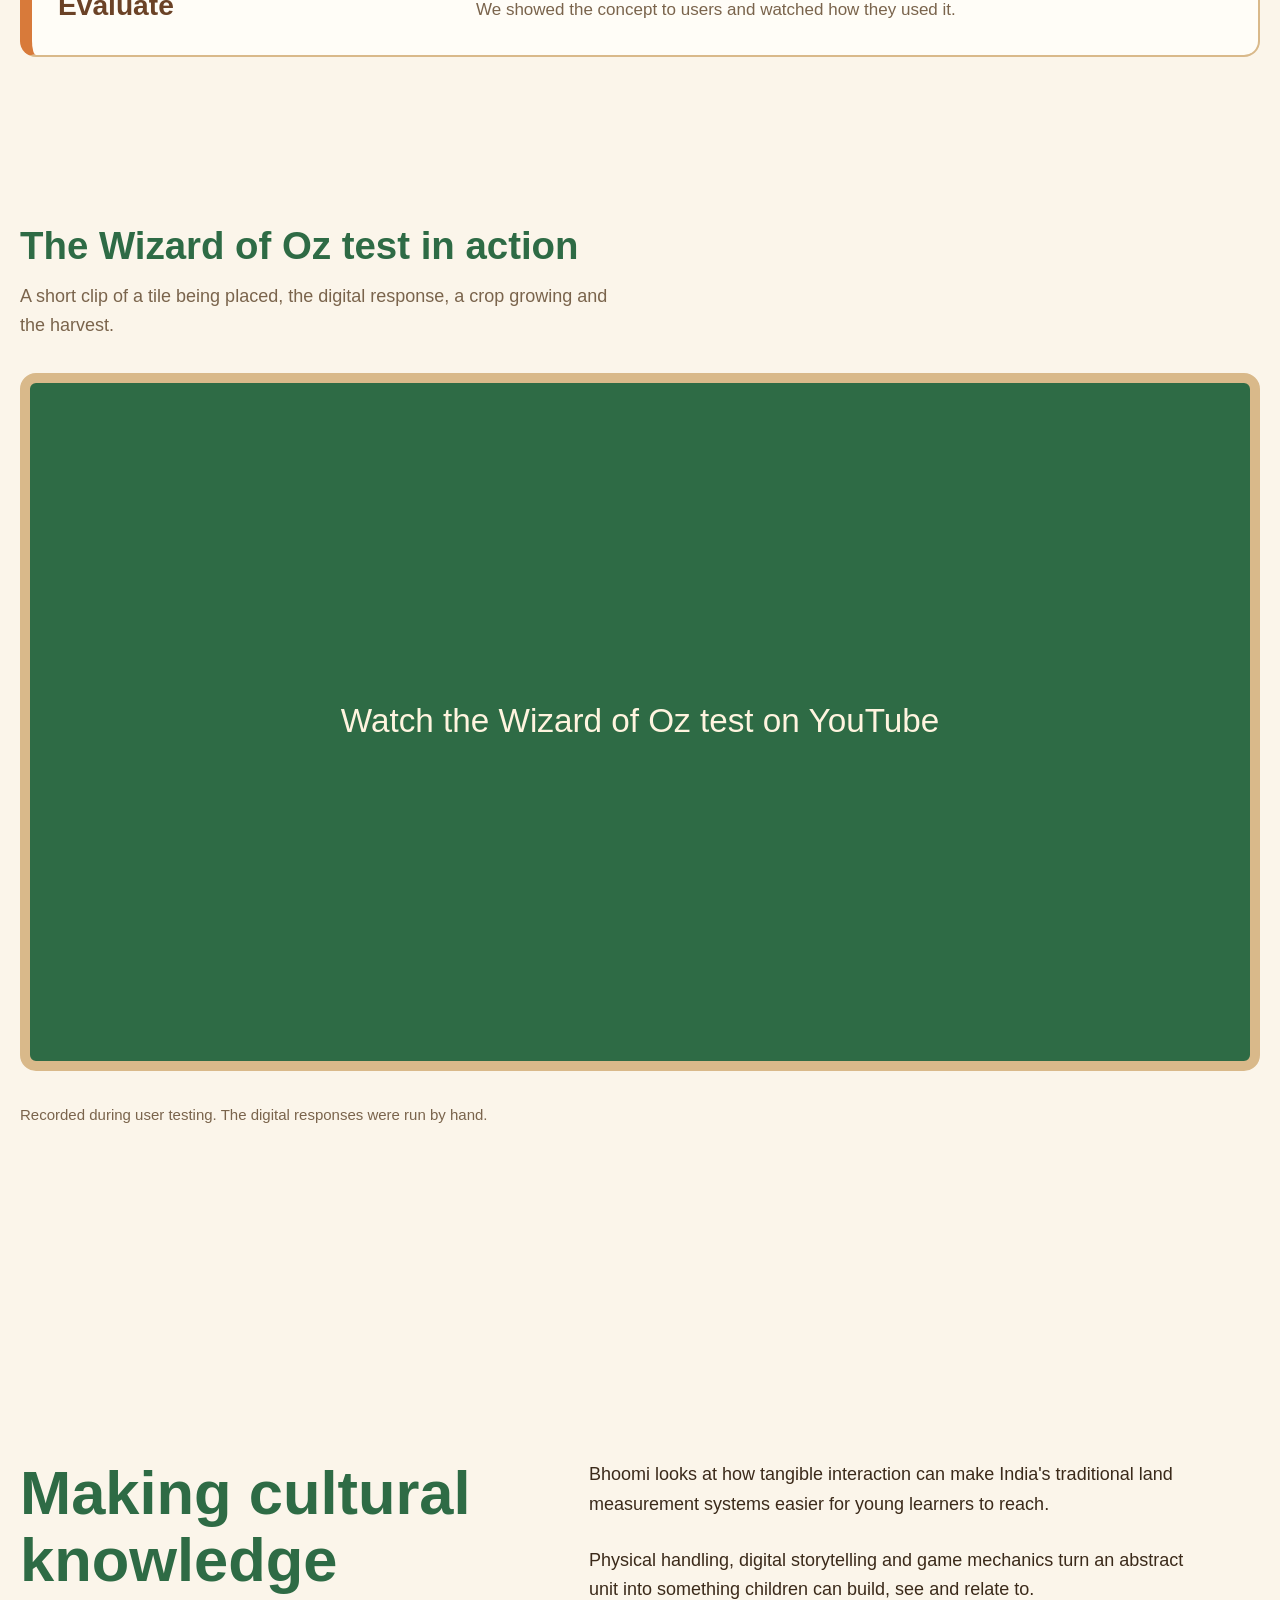
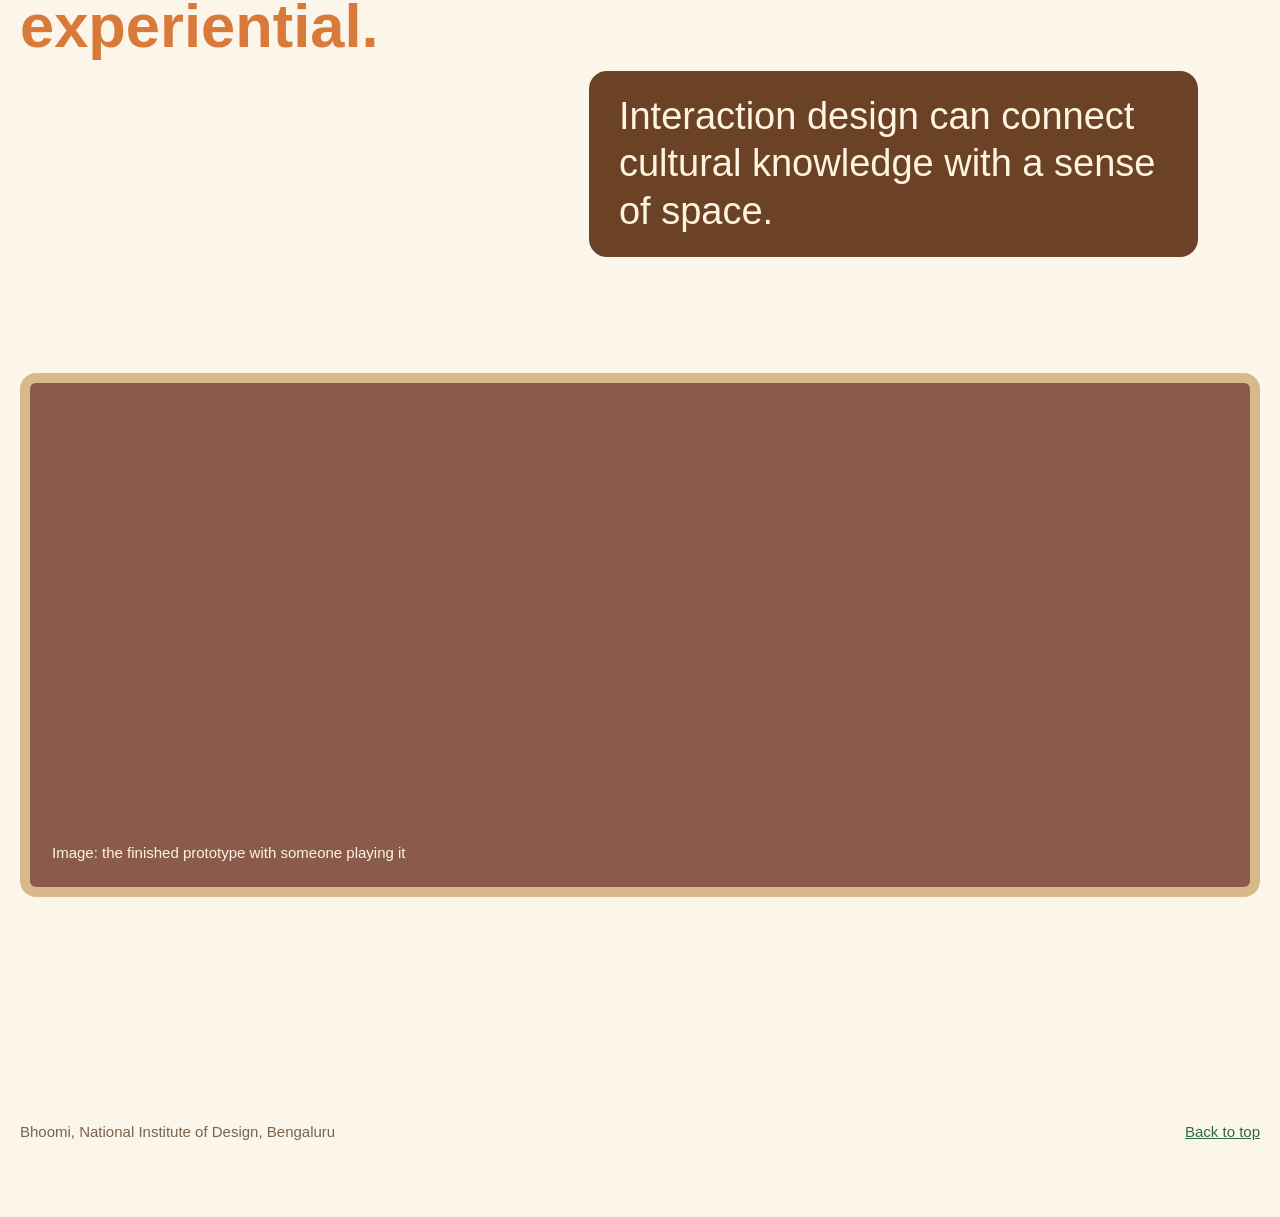
<file: bhoomi/Bhoomi.html>
<!doctype html>
<html>
  <head>
    <meta charset="utf8" />
    <meta
      name="viewport"
      content="width=device-width,initial-scale=1,viewport-fit=cover"
    />
    <link rel="stylesheet" href="bhoomi.css" />
  </head>
  <body>
    <meta name="claude:viewport-fit-sides" content="cover" />
    <title>Bhoomi</title>

    <div class="wrap">
      <header class="top">
        <a class="name" href="#top">Bhoomi</a>
        <nav aria-label="Page">
          <a href="#challenge">Challenge</a>
          <a href="#concept">Concept</a>
          <a href="#journey">Interaction</a>
          <a href="#prototype">Prototype</a>
        </nav>
      </header>

      <div class="hero" id="top">
        <h1>Bhoomi</h1>
        <p class="lede">
          A game where children learn India's traditional land units by building
          plots and growing crops on them.
        </p>
        <div class="facts">
          <p><span class="small">Type</span>Educational game concept</p>
          <p>
            <span class="small">Designed for</span>Param Science Museum,
            Bengaluru
          </p>
          <p>
            <span class="small">Institution</span>National Institute of Design,
            Bengaluru
          </p>
          <p><span class="small">Discipline</span>Interaction design</p>
          <p>
            <span class="small">Team</span>Raj Sonar, Vedant Khedekar, Anurag
            Joseph and Ashish Asari
          </p>
          <p>
            <span class="small">Guides</span>Dr. Mamta N Rao, Prof. Athul Dinesh
          </p>
          <p><span class="small">Duration</span>2 weeks</p>
        </div>
      </div>

      <div class="slot wide" role="img" aria-label="Hero image placeholder">
        Hero image: the physical board or the village scene
      </div>

      <section id="challenge">
        <div class="cols l">
          <h2>Every region measures land <em>its own way.</em></h2>
          <div class="text">
            <div class="units-viz">
              <p class="viz-lead">Across India, a field can be called</p>
              <div class="unit-group">
                <span class="region">North and West</span>
                <div class="unit-row">
                  <div class="unit">
                    <span class="unit-name">Kanal</span
                    ><span class="unit-where">Punjab, Jammu and Kashmir</span>
                  </div>
                  <div class="unit">
                    <span class="unit-name">Guntha</span
                    ><span class="unit-where">Maharashtra, Gujarat</span>
                  </div>
                  <div class="unit">
                    <span class="unit-name">Bigha</span
                    ><span class="unit-where">Bihar, Bengal, Rajasthan</span
                    ><span class="unit-note"
                      >Its size changes from one state to the next</span
                    >
                  </div>
                </div>
              </div>
              <div class="unit-group">
                <span class="region">South</span>
                <div class="unit-row">
                  <div class="unit">
                    <span class="unit-name">Cent</span
                    ><span class="unit-where">Kerala, Tamil Nadu</span
                    ><span class="unit-note">100 cents make one acre</span>
                  </div>
                  <div class="unit">
                    <span class="unit-name">Ground</span
                    ><span class="unit-where">Kerala, Tamil Nadu</span>
                  </div>
                </div>
              </div>
              <div class="unit-group">
                <span class="region">North East</span>
                <div class="unit-row">
                  <div class="unit">
                    <span class="unit-name">Katha</span
                    ><span class="unit-where">Assam, West Bengal</span>
                  </div>
                  <div class="unit">
                    <span class="unit-name">Lessa</span
                    ><span class="unit-where">Assam</span>
                  </div>
                </div>
              </div>
            </div>
            <p>
              The units also connect. Once you see how the pieces fit, the whole
              system starts to make sense.
            </p>
            <div class="acre">
              <p class="acre-title">One acre</p>
              <div
                class="acre-bar"
                role="img"
                aria-label="One acre split into eight kanal"
              >
                <span>1</span><span>2</span><span>3</span><span>4</span
                ><span>5</span><span>6</span><span>7</span><span>8</span>
              </div>
              <p class="acre-note">
                Each block is one kanal. In much of Punjab, eight of them make
                an acre.
              </p>
            </div>
            <p>
              Children rarely meet these units in class, so we made a game where
              they build a plot, grow crops on it and discover how much land
              they have made.
            </p>
          </div>
        </div>
        <div
          class="slot tall gap-top"
          role="img"
          aria-label="Farmland image placeholder"
        >
          Image: farmland
        </div>
      </section>

      <section id="opportunity">
        <div class="cols r">
          <div class="text">
            <h2>
              What if children could <em>build</em> a unit of land instead of
              memorising it?
            </h2>
          </div>
          <div class="slot tall" role="img" aria-label="Sketches placeholder">
            Image: early sketches and tile concepts
          </div>
        </div>
        <div class="compare">
          <div>
            <span class="small">Conventional learning</span>
            <h3>Understanding through definitions and numbers.</h3>
          </div>
          <div>
            <span class="small">Experiential learning</span>
            <h3>Understanding through touch and visual feedback.</h3>
          </div>
        </div>
        <p class="caption closing">
          We wanted cultural knowledge that children can touch, explore and
          understand.
        </p>
      </section>

      <section id="concept">
        <div class="cols half">
          <div class="stack">
            <h2>A game built around <em>the land</em> itself.</h2>
            <p>
              Bhoomi is a tangible user interface game that connects physical
              pieces with a digital farm.
            </p>
            <p>
              Children explore a region, find its traditional land unit, lay out
              land tiles and grow crops to feel the scale of the land.
            </p>
            <p>
              The game brings together physical play, game based learning and
              local storytelling.
            </p>
          </div>
          <div
            class="slot tall"
            role="img"
            aria-label="UI overview placeholder"
          >
            Image: the board with tiles, regions and crops, with callouts
          </div>
        </div>
      </section>

      <section id="journey">
        <div class="cols l">
          <div class="text">
            <h2>From physical action to <em>digital</em> discovery.</h2>
          </div>
          <ol class="steps">
            <li>
              <span class="n">1</span>
              <div>
                <h3>Explore</h3>
                <p>Pick a region and find its traditional land unit.</p>
              </div>
            </li>
            <li>
              <span class="n">2</span>
              <div>
                <h3>Construct</h3>
                <p>Place land tiles to build the area you need.</p>
              </div>
            </li>
            <li>
              <span class="n">3</span>
              <div>
                <h3>Cultivate</h3>
                <p>Place crops on the land and watch them grow.</p>
              </div>
            </li>
            <li>
              <span class="n">4</span>
              <div>
                <h3>Discover</h3>
                <p>
                  See the harvest and compare the land to familiar quantities.
                </p>
              </div>
            </li>
          </ol>
        </div>
        <div
          class="slot wide gap-top"
          role="img"
          aria-label="UI screenshot sequence placeholder"
        >
          Image: UI screenshots in order of the four steps
        </div>
      </section>

      <section id="prototype">
        <div class="cols r">
          <div class="text">
            <h2>Test the experience <em>before</em> building the system.</h2>
            <p>
              A working tangible interface would have taken a lot of technical
              effort. So we used the Wizard of Oz method: the interaction was
              simulated by hand, which let us spend our time on ideas,
              interaction design and testing with users.
            </p>
          </div>
          <div
            class="slot tall"
            role="img"
            aria-label="Prototype in use placeholder"
          >
            Image: the prototype in use
          </div>
        </div>
        <div class="cols half gap-top">
          <div class="slot" role="img" aria-label="Process photo placeholder">
            Image: ideation and simulation
          </div>
          <div
            class="slot"
            role="img"
            aria-label="Prototype close-up placeholder"
          >
            Image: tile placement close-up
          </div>
        </div>
        <div class="methods">
          <div>
            <h3>Ideate</h3>
            <p>
              We explored the interaction, the game mechanics and the possible
              digital responses.
            </p>
          </div>
          <div>
            <h3>Simulate</h3>
            <p>
              We used the prototype and hand-run responses to stand in for the
              intended system.
            </p>
          </div>
          <div>
            <h3>Evaluate</h3>
            <p>We showed the concept to users and watched how they used it.</p>
          </div>
        </div>

        <div class="video">
          <div class="video-head">
            <h3>The Wizard of Oz test in action</h3>
            <p>
              A short clip of a tile being placed, the digital response, a crop
              growing and the harvest.
            </p>
          </div>
          <a
            class="frame"
            href="https://www.youtube.com/watch?v=cNA-QcW6UFM"
            target="_blank"
            rel="noopener"
            >Watch the Wizard of Oz test on YouTube</a
          >
          <p class="video-note">
            Recorded during user testing. The digital responses were run by
            hand.
          </p>
        </div>
      </section>

      <section id="outcome">
        <div class="cols l">
          <h2>Making cultural knowledge <em>experiential.</em></h2>
          <div class="text">
            <p>
              Bhoomi looks at how tangible interaction can make India's
              traditional land measurement systems easier for young learners to
              reach.
            </p>
            <p>
              Physical handling, digital storytelling and game mechanics turn an
              abstract unit into something children can build, see and relate
              to.
            </p>
            <p class="caption takeaway">
              Interaction design can connect cultural knowledge with a sense of
              space.
            </p>
          </div>
        </div>
        <div
          class="slot wide gap-top"
          role="img"
          aria-label="Final prototype placeholder"
        >
          Image: the finished prototype with someone playing it
        </div>
      </section>

      <footer>
        <span>Bhoomi, National Institute of Design, Bengaluru</span>
        <a href="#top">Back to top</a>
      </footer>
    </div>

    <script src="bhoomi.js"></script>
  </body>
</html>
</file>
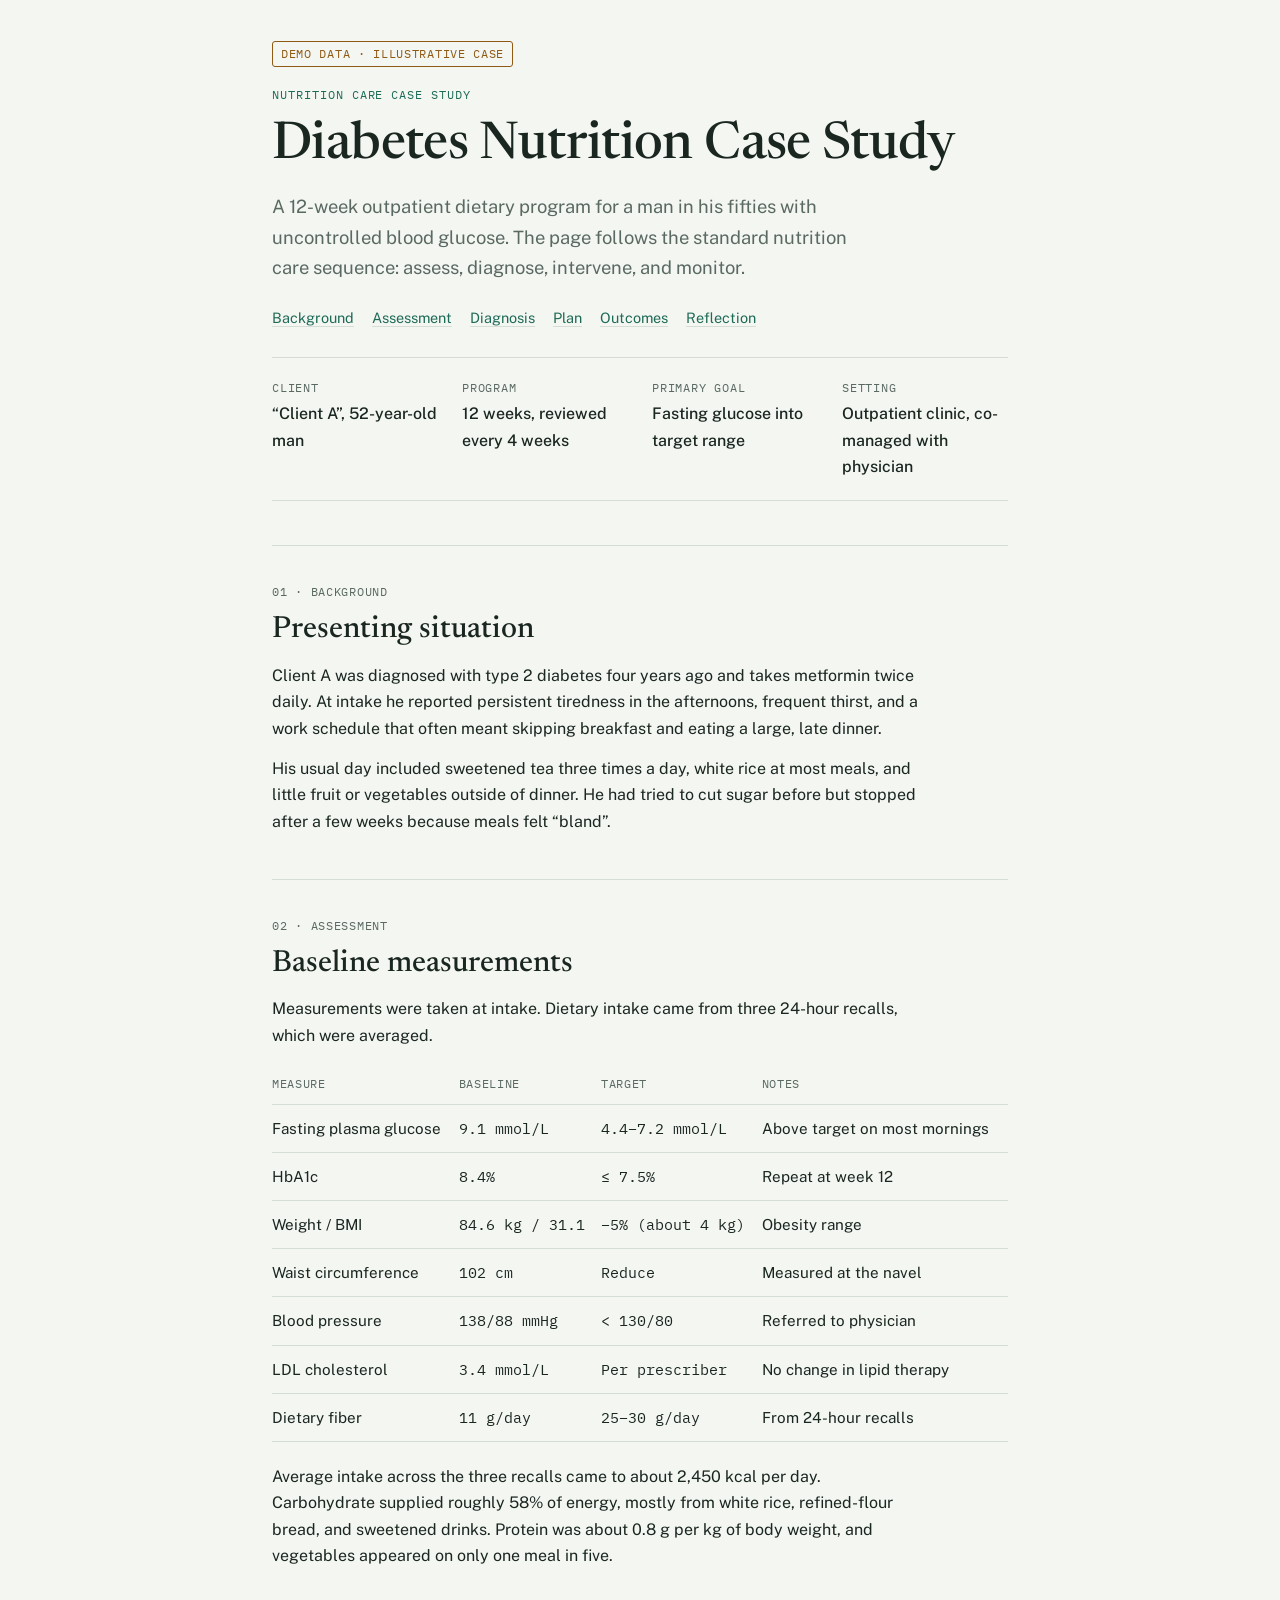
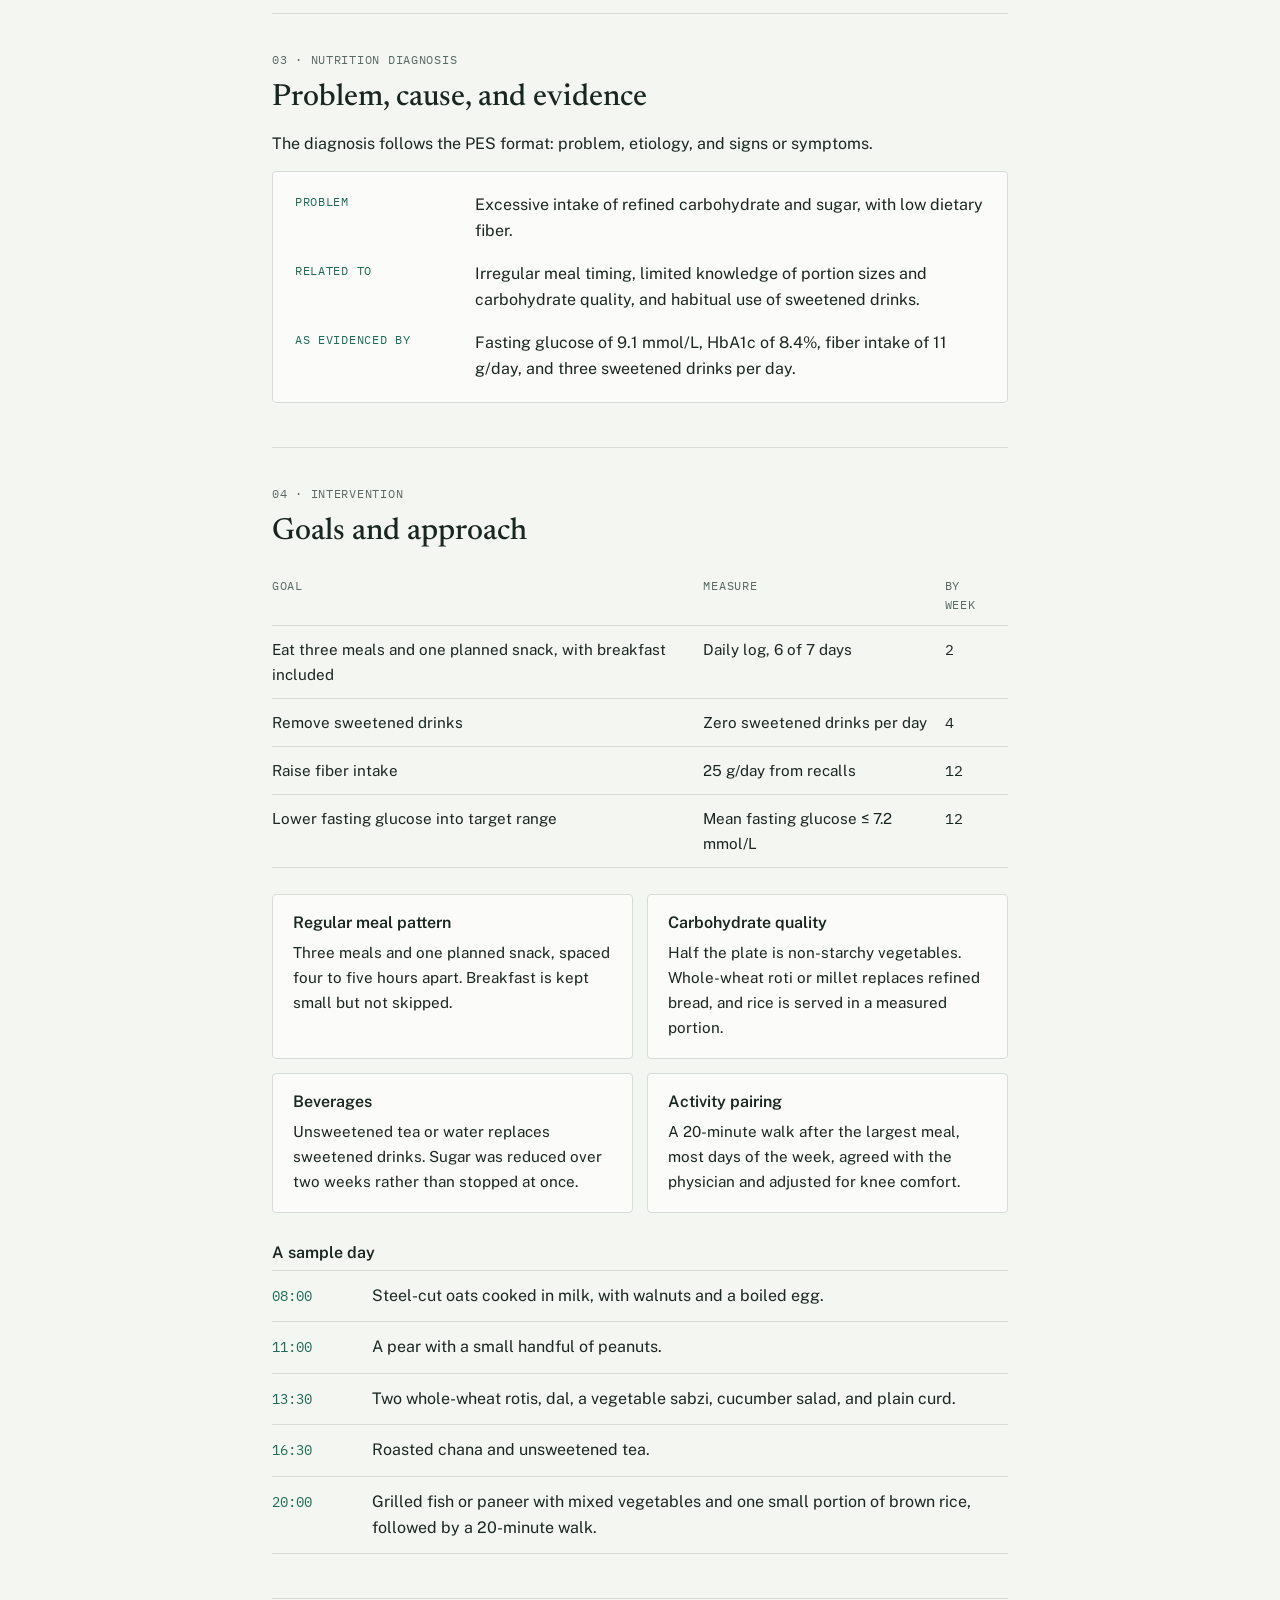
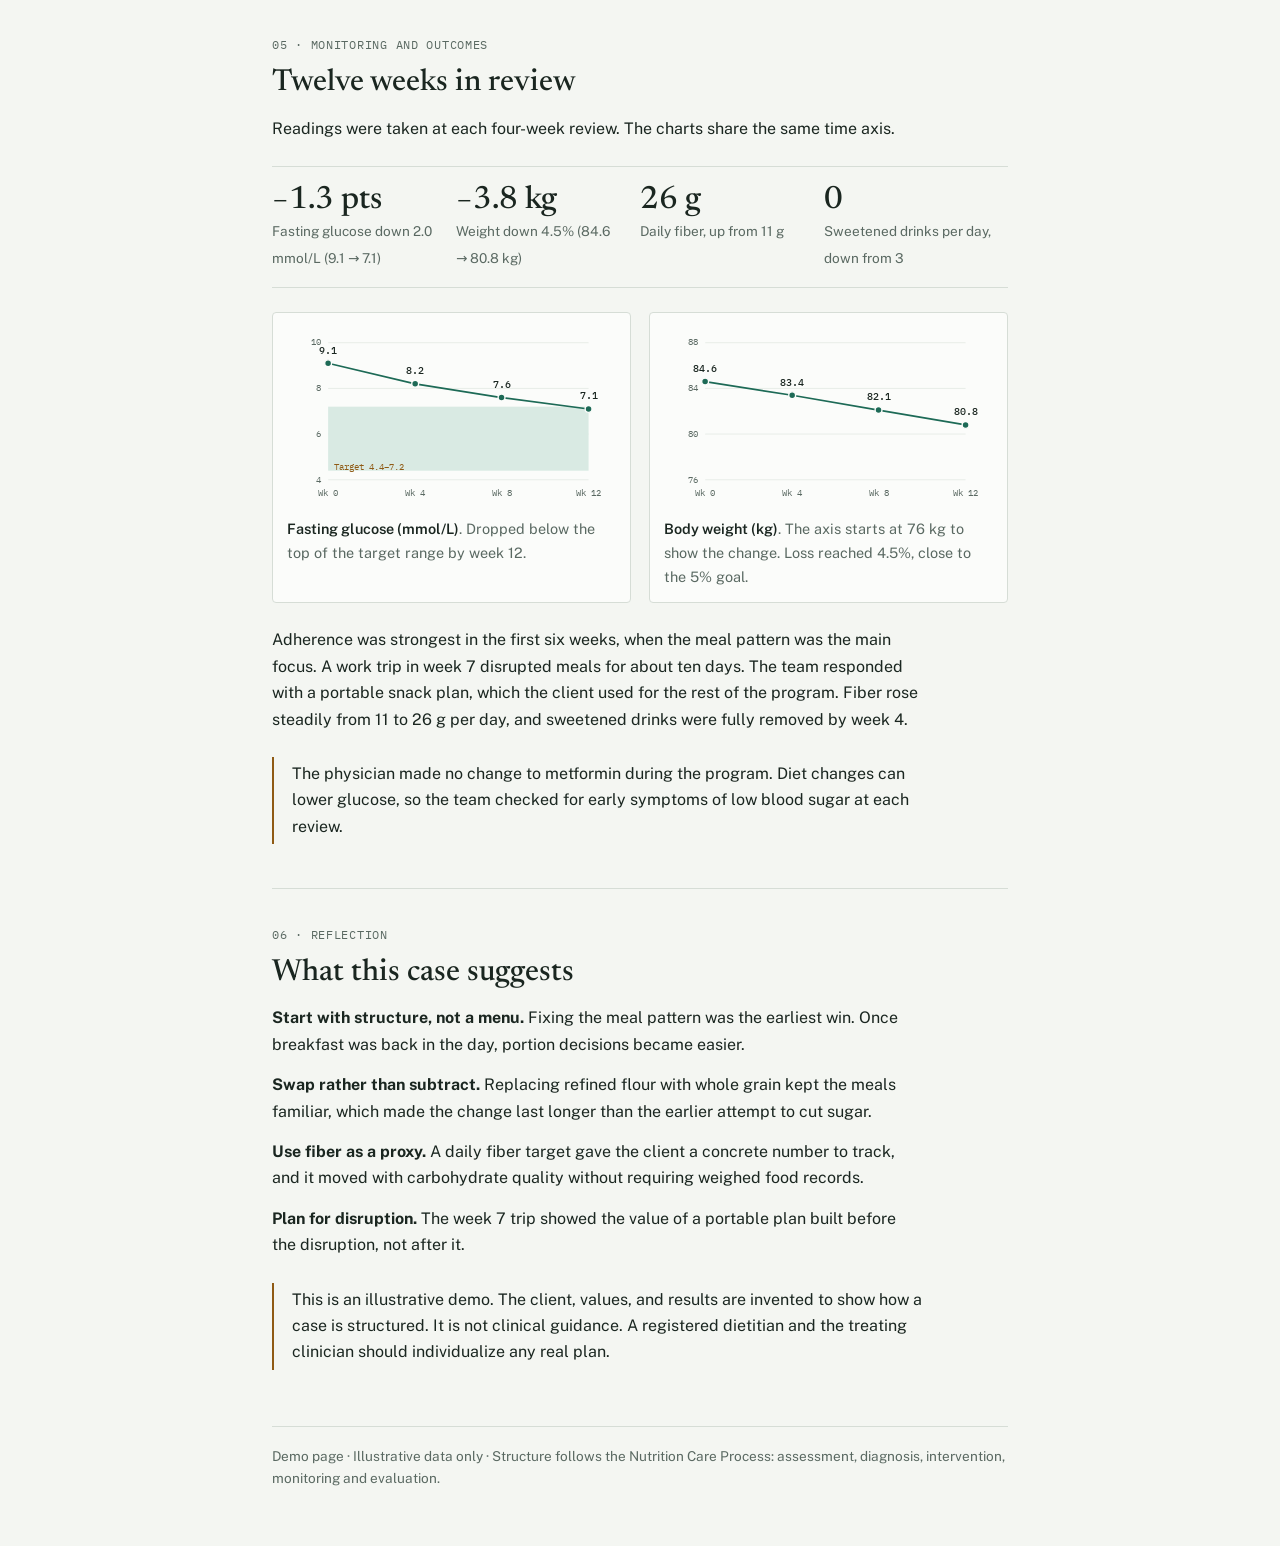
<file: diabetes-nutr-case-study/Diabetes Nutrition Case Study.html>
<!doctype html><html><head><meta charset=utf8><meta name=viewport content="width=device-width,initial-scale=1,viewport-fit=cover"></head><body>
<meta name="claude:viewport-fit-sides" content="cover">
<title>Diabetes Nutrition Case Study</title>
<link rel="stylesheet" href="https://fonts.googleapis.com/css2?family=Newsreader:opsz,wght@6..72,400;6..72,500&family=Public+Sans:wght@400;500;600&family=IBM+Plex+Mono:wght@400;500&display=swap">
<link rel="stylesheet" href="diabetes-nutrition-case-study.css">

<main class="page">

  <header>
    <span class="badge">Demo data · Illustrative case</span>
    <p class="kicker">Nutrition care case study</p>
    <h1>Diabetes Nutrition Case Study</h1>
    <p class="lede">A 12-week outpatient dietary program for a man in his fifties with uncontrolled blood glucose. The page follows the standard nutrition care sequence: assess, diagnose, intervene, and monitor.</p>

    <ul class="toc">
      <li><a href="#background">Background</a></li>
      <li><a href="#assessment">Assessment</a></li>
      <li><a href="#diagnosis">Diagnosis</a></li>
      <li><a href="#plan">Plan</a></li>
      <li><a href="#outcomes">Outcomes</a></li>
      <li><a href="#reflection">Reflection</a></li>
    </ul>

    <dl class="facts">
      <div><dt>Client</dt><dd>“Client A”, 52-year-old man</dd></div>
      <div><dt>Program</dt><dd>12 weeks, reviewed every 4 weeks</dd></div>
      <div><dt>Primary goal</dt><dd>Fasting glucose into target range</dd></div>
      <div><dt>Setting</dt><dd>Outpatient clinic, co-managed with physician</dd></div>
    </dl>
  </header>

  <section id="background">
    <p class="stage">01 · Background</p>
    <h2>Presenting situation</h2>
    <p>Client A was diagnosed with type 2 diabetes four years ago and takes metformin twice daily. At intake he reported persistent tiredness in the afternoons, frequent thirst, and a work schedule that often meant skipping breakfast and eating a large, late dinner.</p>
    <p>His usual day included sweetened tea three times a day, white rice at most meals, and little fruit or vegetables outside of dinner. He had tried to cut sugar before but stopped after a few weeks because meals felt “bland”.</p>
  </section>

  <section id="assessment">
    <p class="stage">02 · Assessment</p>
    <h2>Baseline measurements</h2>
    <p>Measurements were taken at intake. Dietary intake came from three 24-hour recalls, which were averaged.</p>

    <div class="scroll">
      <table>
        <thead>
          <tr><th>Measure</th><th>Baseline</th><th>Target</th><th>Notes</th></tr>
        </thead>
        <tbody>
          <tr><td>Fasting plasma glucose</td><td class="num">9.1 mmol/L</td><td class="num">4.4–7.2 mmol/L</td><td>Above target on most mornings</td></tr>
          <tr><td>HbA1c</td><td class="num">8.4%</td><td class="num">≤ 7.5%</td><td>Repeat at week 12</td></tr>
          <tr><td>Weight / BMI</td><td class="num">84.6 kg / 31.1</td><td class="num">−5% (about 4 kg)</td><td>Obesity range</td></tr>
          <tr><td>Waist circumference</td><td class="num">102 cm</td><td class="num">Reduce</td><td>Measured at the navel</td></tr>
          <tr><td>Blood pressure</td><td class="num">138/88 mmHg</td><td class="num">&lt; 130/80</td><td>Referred to physician</td></tr>
          <tr><td>LDL cholesterol</td><td class="num">3.4 mmol/L</td><td class="num">Per prescriber</td><td>No change in lipid therapy</td></tr>
          <tr><td>Dietary fiber</td><td class="num">11 g/day</td><td class="num">25–30 g/day</td><td>From 24-hour recalls</td></tr>
        </tbody>
      </table>
    </div>

    <p class="mt-22">Average intake across the three recalls came to about 2,450 kcal per day. Carbohydrate supplied roughly 58% of energy, mostly from white rice, refined-flour bread, and sweetened drinks. Protein was about 0.8 g per kg of body weight, and vegetables appeared on only one meal in five.</p>
  </section>

  <section id="diagnosis">
    <p class="stage">03 · Nutrition diagnosis</p>
    <h2>Problem, cause, and evidence</h2>
    <p>The diagnosis follows the PES format: problem, etiology, and signs or symptoms.</p>

    <div class="panel">
      <dl class="pes">
        <div class="row">
          <dt>Problem</dt>
          <dd>Excessive intake of refined carbohydrate and sugar, with low dietary fiber.</dd>
        </div>
        <div class="row">
          <dt>Related to</dt>
          <dd>Irregular meal timing, limited knowledge of portion sizes and carbohydrate quality, and habitual use of sweetened drinks.</dd>
        </div>
        <div class="row">
          <dt>As evidenced by</dt>
          <dd>Fasting glucose of 9.1 mmol/L, HbA1c of 8.4%, fiber intake of 11 g/day, and three sweetened drinks per day.</dd>
        </div>
      </dl>
    </div>
  </section>

  <section id="plan">
    <p class="stage">04 · Intervention</p>
    <h2>Goals and approach</h2>

    <div class="scroll">
      <table>
        <thead>
          <tr><th>Goal</th><th>Measure</th><th>By week</th></tr>
        </thead>
        <tbody>
          <tr><td>Eat three meals and one planned snack, with breakfast included</td><td>Daily log, 6 of 7 days</td><td class="num">2</td></tr>
          <tr><td>Remove sweetened drinks</td><td>Zero sweetened drinks per day</td><td class="num">4</td></tr>
          <tr><td>Raise fiber intake</td><td>25 g/day from recalls</td><td class="num">12</td></tr>
          <tr><td>Lower fasting glucose into target range</td><td>Mean fasting glucose ≤ 7.2 mmol/L</td><td class="num">12</td></tr>
        </tbody>
      </table>
    </div>

    <div class="cards mt-26">
      <div class="card">
        <h3>Regular meal pattern</h3>
        <p>Three meals and one planned snack, spaced four to five hours apart. Breakfast is kept small but not skipped.</p>
      </div>
      <div class="card">
        <h3>Carbohydrate quality</h3>
        <p>Half the plate is non-starchy vegetables. Whole-wheat roti or millet replaces refined bread, and rice is served in a measured portion.</p>
      </div>
      <div class="card">
        <h3>Beverages</h3>
        <p>Unsweetened tea or water replaces sweetened drinks. Sugar was reduced over two weeks rather than stopped at once.</p>
      </div>
      <div class="card">
        <h3>Activity pairing</h3>
        <p>A 20-minute walk after the largest meal, most days of the week, agreed with the physician and adjusted for knee comfort.</p>
      </div>
    </div>

    <h3 class="mt-30">A sample day</h3>
    <ol class="timeline pl-0">
      <li><time>08:00</time><span>Steel-cut oats cooked in milk, with walnuts and a boiled egg.</span></li>
      <li><time>11:00</time><span>A pear with a small handful of peanuts.</span></li>
      <li><time>13:30</time><span>Two whole-wheat rotis, dal, a vegetable sabzi, cucumber salad, and plain curd.</span></li>
      <li><time>16:30</time><span>Roasted chana and unsweetened tea.</span></li>
      <li><time>20:00</time><span>Grilled fish or paneer with mixed vegetables and one small portion of brown rice, followed by a 20-minute walk.</span></li>
    </ol>
  </section>

  <section id="outcomes">
    <p class="stage">05 · Monitoring and outcomes</p>
    <h2>Twelve weeks in review</h2>
    <p>Readings were taken at each four-week review. The charts share the same time axis.</p>

    <div class="stats">
      <div><strong>−1.3 pts</strong><span>Fasting glucose down 2.0 mmol/L (9.1 → 7.1)</span></div>
      <div><strong>−3.8 kg</strong><span>Weight down 4.5% (84.6 → 80.8 kg)</span></div>
      <div><strong>26 g</strong><span>Daily fiber, up from 11 g</span></div>
      <div><strong>0</strong><span>Sweetened drinks per day, down from 3</span></div>
    </div>

    <div class="charts">
      <figure>
        <svg viewBox="0 0 480 260" role="img" aria-label="Line chart of fasting glucose falling from 9.1 to 7.1 mmol/L over 12 weeks, entering the target band at week 12">
          <!-- gridlines at 10, 8, 6, 4 mmol/L -->
          <line class="grid-line" x1="60" y1="20" x2="440" y2="20"/>
          <line class="grid-line" x1="60" y1="86.7" x2="440" y2="86.7"/>
          <line class="grid-line" x1="60" y1="153.3" x2="440" y2="153.3"/>
          <line class="grid-line" x1="60" y1="220" x2="440" y2="220"/>
          <!-- target band 4.4–7.2 mmol/L -->
          <rect class="band" x="60" y="113.3" width="380" height="93.4"/>
          <text class="target-label" x="68" y="206">Target 4.4–7.2</text>
          <!-- axis labels -->
          <text class="axis" x="50" y="24" text-anchor="end">10</text>
          <text class="axis" x="50" y="91" text-anchor="end">8</text>
          <text class="axis" x="50" y="157" text-anchor="end">6</text>
          <text class="axis" x="50" y="224" text-anchor="end">4</text>
          <!-- series -->
          <polyline class="trend" points="60,50 187,80 313,100 440,116.7"/>
          <circle class="dot" cx="60" cy="50" r="5"/>
          <circle class="dot" cx="187" cy="80" r="5"/>
          <circle class="dot" cx="313" cy="100" r="5"/>
          <circle class="dot" cx="440" cy="116.7" r="5"/>
          <text class="val" x="60" y="36" text-anchor="middle">9.1</text>
          <text class="val" x="187" y="66" text-anchor="middle">8.2</text>
          <text class="val" x="313" y="86" text-anchor="middle">7.6</text>
          <text class="val" x="440" y="102" text-anchor="middle">7.1</text>
          <!-- x labels -->
          <text class="axis" x="60" y="244" text-anchor="middle">Wk 0</text>
          <text class="axis" x="187" y="244" text-anchor="middle">Wk 4</text>
          <text class="axis" x="313" y="244" text-anchor="middle">Wk 8</text>
          <text class="axis" x="440" y="244" text-anchor="middle">Wk 12</text>
        </svg>
        <figcaption><strong>Fasting glucose (mmol/L)</strong>. Dropped below the top of the target range by week 12.</figcaption>
      </figure>

      <figure>
        <svg viewBox="0 0 480 260" role="img" aria-label="Line chart of body weight falling from 84.6 to 80.8 kg over 12 weeks. The axis starts at 76 kg.">
          <!-- gridlines at 88, 84, 80, 76 kg -->
          <line class="grid-line" x1="60" y1="20" x2="440" y2="20"/>
          <line class="grid-line" x1="60" y1="86.7" x2="440" y2="86.7"/>
          <line class="grid-line" x1="60" y1="153.3" x2="440" y2="153.3"/>
          <line class="grid-line" x1="60" y1="220" x2="440" y2="220"/>
          <!-- axis labels -->
          <text class="axis" x="50" y="24" text-anchor="end">88</text>
          <text class="axis" x="50" y="91" text-anchor="end">84</text>
          <text class="axis" x="50" y="157" text-anchor="end">80</text>
          <text class="axis" x="50" y="224" text-anchor="end">76</text>
          <!-- series -->
          <polyline class="trend" points="60,76.7 187,96.7 313,118.3 440,140"/>
          <circle class="dot" cx="60" cy="76.7" r="5"/>
          <circle class="dot" cx="187" cy="96.7" r="5"/>
          <circle class="dot" cx="313" cy="118.3" r="5"/>
          <circle class="dot" cx="440" cy="140" r="5"/>
          <text class="val" x="60" y="63" text-anchor="middle">84.6</text>
          <text class="val" x="187" y="83" text-anchor="middle">83.4</text>
          <text class="val" x="313" y="104" text-anchor="middle">82.1</text>
          <text class="val" x="440" y="126" text-anchor="middle">80.8</text>
          <!-- x labels -->
          <text class="axis" x="60" y="244" text-anchor="middle">Wk 0</text>
          <text class="axis" x="187" y="244" text-anchor="middle">Wk 4</text>
          <text class="axis" x="313" y="244" text-anchor="middle">Wk 8</text>
          <text class="axis" x="440" y="244" text-anchor="middle">Wk 12</text>
        </svg>
        <figcaption><strong>Body weight (kg)</strong>. The axis starts at 76 kg to show the change. Loss reached 4.5%, close to the 5% goal.</figcaption>
      </figure>
    </div>

    <p class="mt-24">Adherence was strongest in the first six weeks, when the meal pattern was the main focus. A work trip in week 7 disrupted meals for about ten days. The team responded with a portable snack plan, which the client used for the rest of the program. Fiber rose steadily from 11 to 26 g per day, and sweetened drinks were fully removed by week 4.</p>

    <p class="note">The physician made no change to metformin during the program. Diet changes can lower glucose, so the team checked for early symptoms of low blood sugar at each review.</p>
  </section>

  <section id="reflection">
    <p class="stage">06 · Reflection</p>
    <h2>What this case suggests</h2>
    <p><strong>Start with structure, not a menu.</strong> Fixing the meal pattern was the earliest win. Once breakfast was back in the day, portion decisions became easier.</p>
    <p><strong>Swap rather than subtract.</strong> Replacing refined flour with whole grain kept the meals familiar, which made the change last longer than the earlier attempt to cut sugar.</p>
    <p><strong>Use fiber as a proxy.</strong> A daily fiber target gave the client a concrete number to track, and it moved with carbohydrate quality without requiring weighed food records.</p>
    <p><strong>Plan for disruption.</strong> The week 7 trip showed the value of a portable plan built before the disruption, not after it.</p>

    <p class="note">This is an illustrative demo. The client, values, and results are invented to show how a case is structured. It is not clinical guidance. A registered dietitian and the treating clinician should individualize any real plan.</p>
  </section>

  <footer>
    Demo page · Illustrative data only · Structure follows the Nutrition Care Process: assessment, diagnosis, intervention, monitoring and evaluation.
  </footer>

</main>

</body></html>
</file>
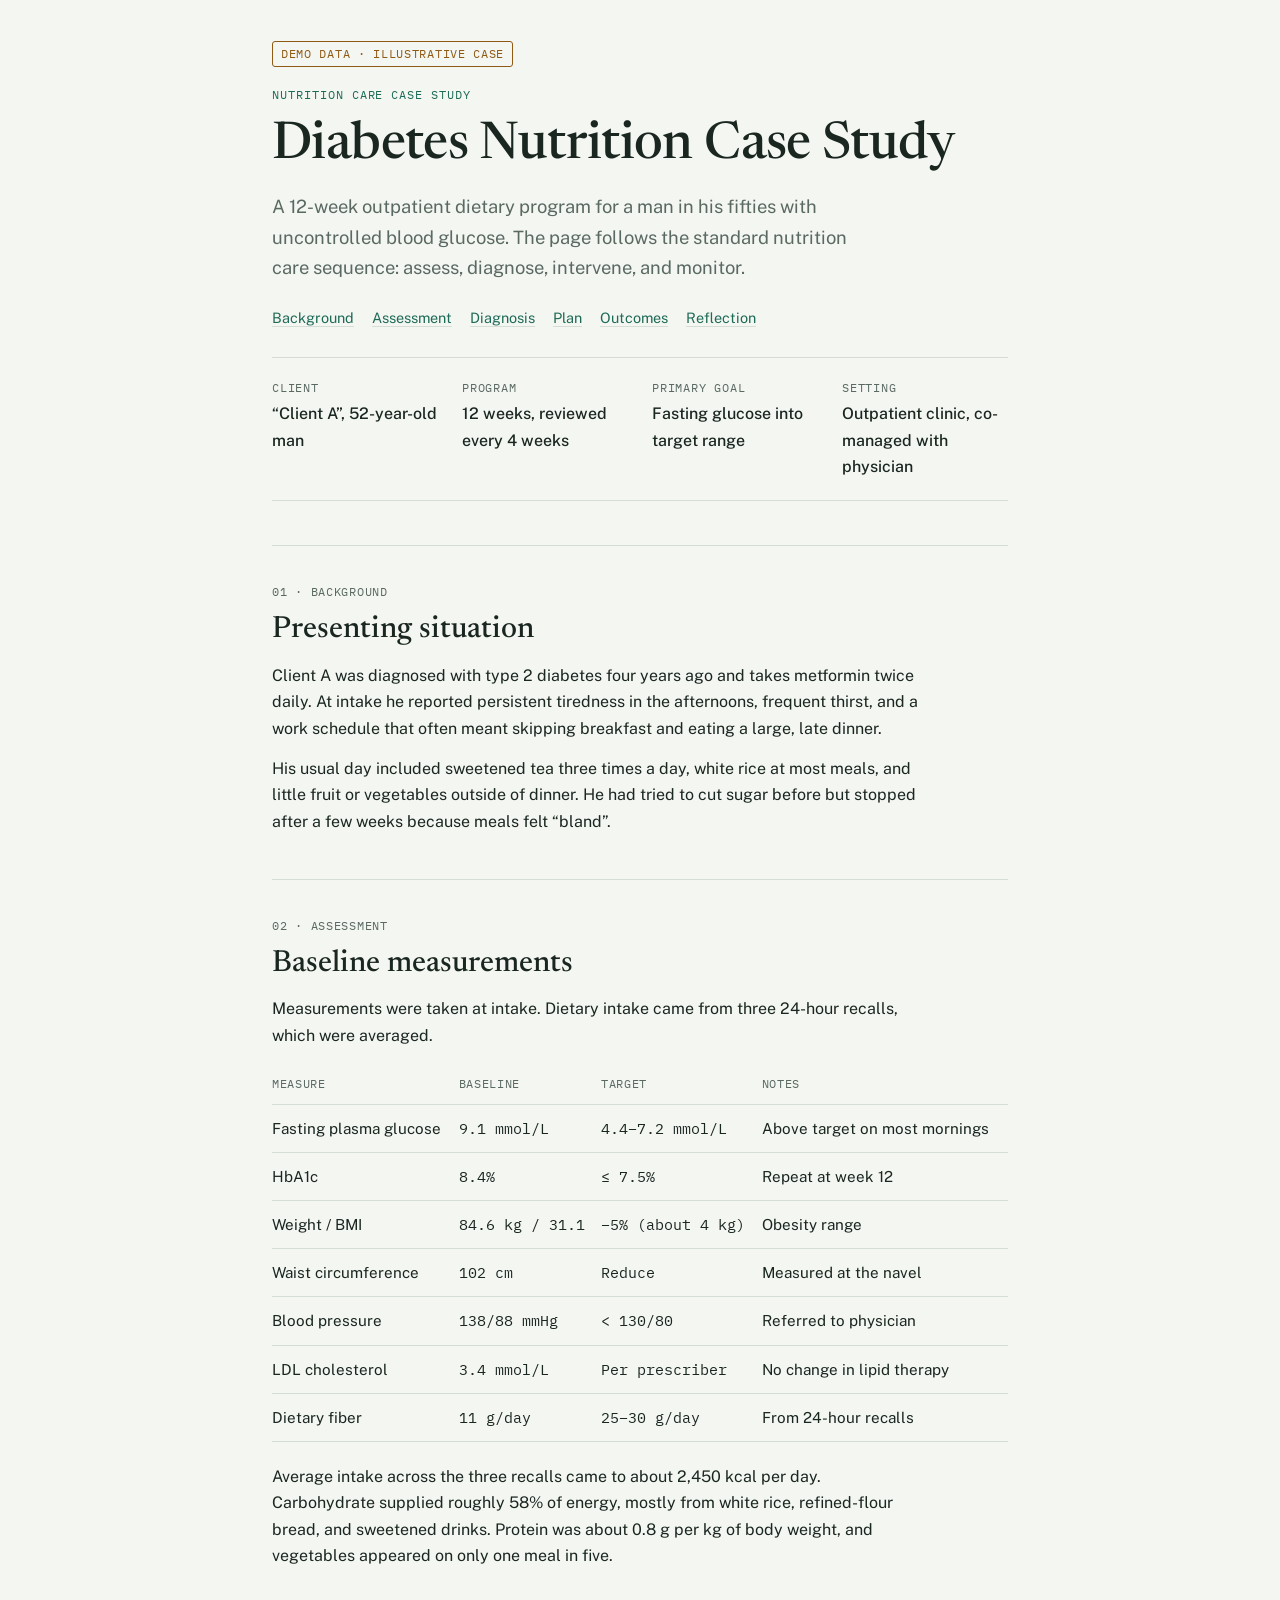
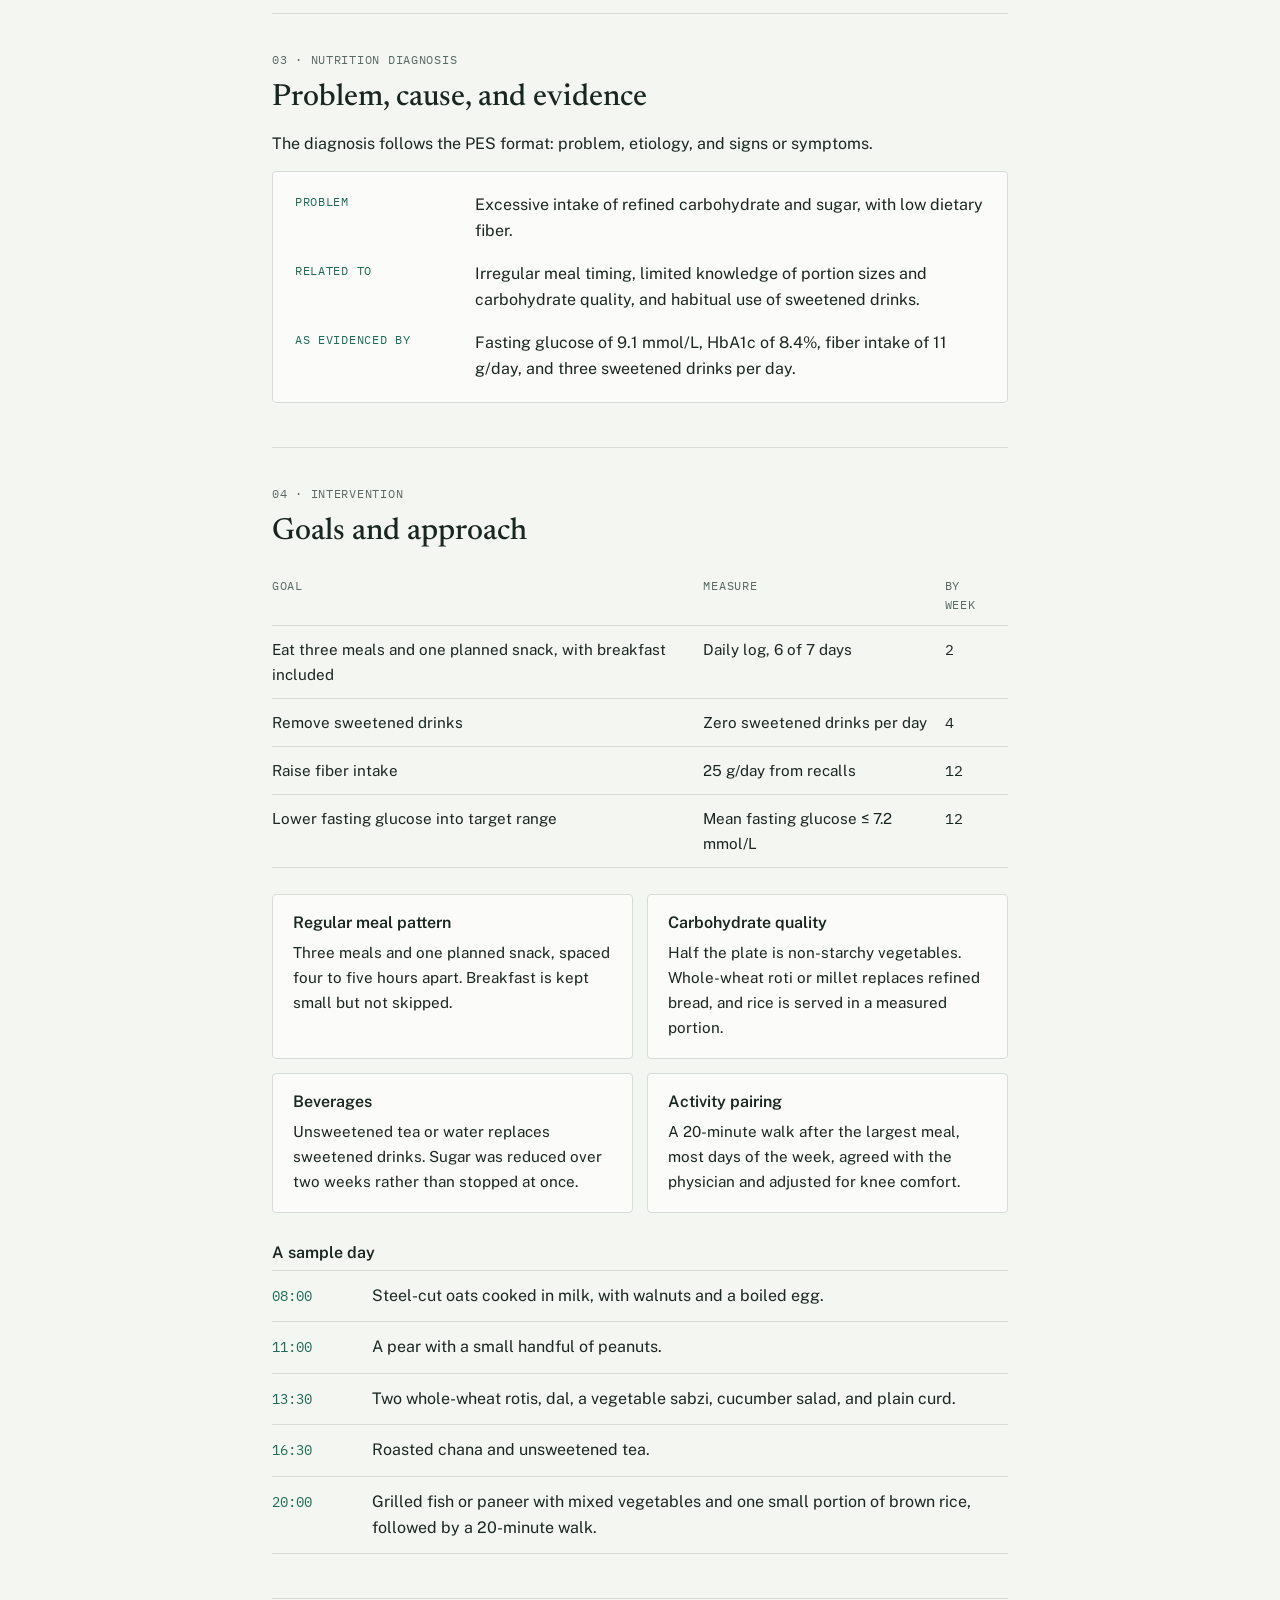
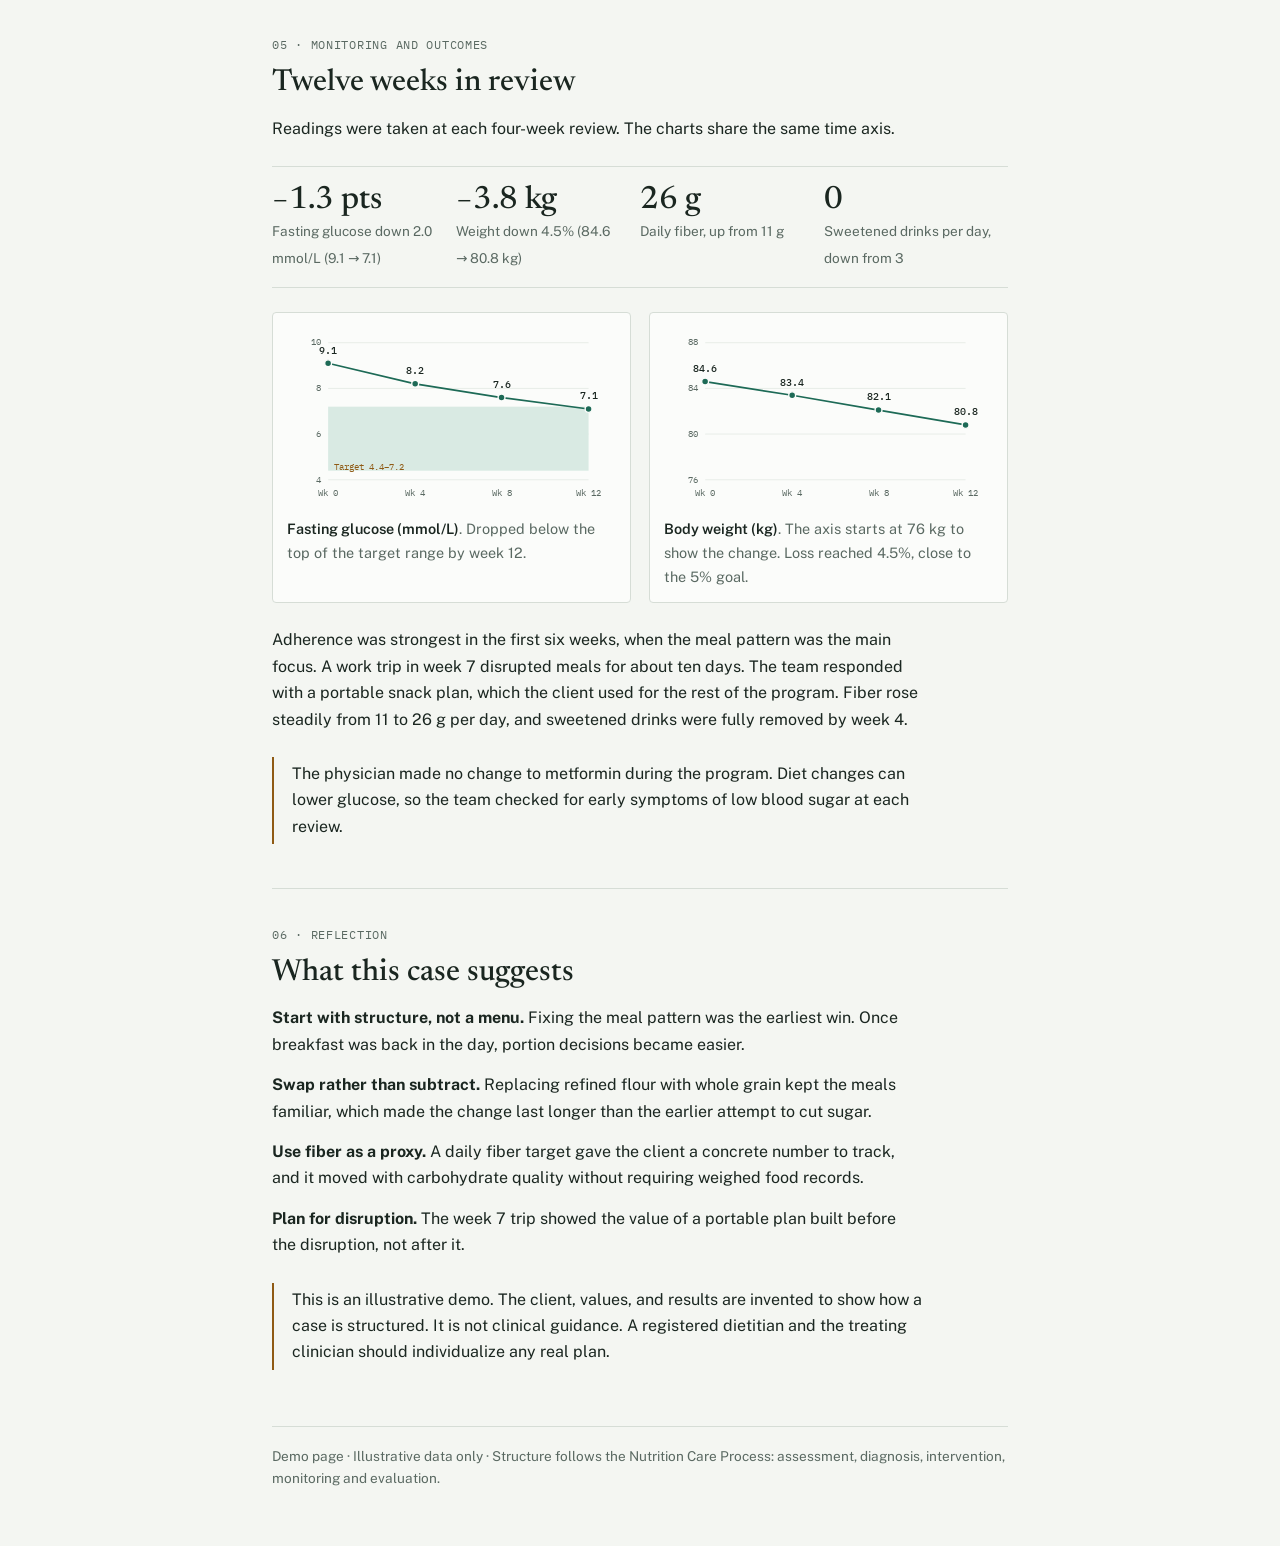
<file: diabetes-nutr-case-study/diabetes-nutr-case-study.html>
<!doctype html><html><head><meta charset=utf8><meta name=viewport content="width=device-width,initial-scale=1,viewport-fit=cover"></head><body>
<meta name="claude:viewport-fit-sides" content="cover">
<title>Diabetes Nutrition Case Study</title>
<link rel="stylesheet" href="https://fonts.googleapis.com/css2?family=Newsreader:opsz,wght@6..72,400;6..72,500&family=Public+Sans:wght@400;500;600&family=IBM+Plex+Mono:wght@400;500&display=swap">
<link rel="stylesheet" href="diabetes-nutr-case-study.css">

<main class="page">

  <header>
    <span class="badge">Demo data · Illustrative case</span>
    <p class="kicker">Nutrition care case study</p>
    <h1>Diabetes Nutrition Case Study</h1>
    <p class="lede">A 12-week outpatient dietary program for a man in his fifties with uncontrolled blood glucose. The page follows the standard nutrition care sequence: assess, diagnose, intervene, and monitor.</p>

    <ul class="toc">
      <li><a href="#background">Background</a></li>
      <li><a href="#assessment">Assessment</a></li>
      <li><a href="#diagnosis">Diagnosis</a></li>
      <li><a href="#plan">Plan</a></li>
      <li><a href="#outcomes">Outcomes</a></li>
      <li><a href="#reflection">Reflection</a></li>
    </ul>

    <dl class="facts">
      <div><dt>Client</dt><dd>“Client A”, 52-year-old man</dd></div>
      <div><dt>Program</dt><dd>12 weeks, reviewed every 4 weeks</dd></div>
      <div><dt>Primary goal</dt><dd>Fasting glucose into target range</dd></div>
      <div><dt>Setting</dt><dd>Outpatient clinic, co-managed with physician</dd></div>
    </dl>
  </header>

  <section id="background">
    <p class="stage">01 · Background</p>
    <h2>Presenting situation</h2>
    <p>Client A was diagnosed with type 2 diabetes four years ago and takes metformin twice daily. At intake he reported persistent tiredness in the afternoons, frequent thirst, and a work schedule that often meant skipping breakfast and eating a large, late dinner.</p>
    <p>His usual day included sweetened tea three times a day, white rice at most meals, and little fruit or vegetables outside of dinner. He had tried to cut sugar before but stopped after a few weeks because meals felt “bland”.</p>
  </section>

  <section id="assessment">
    <p class="stage">02 · Assessment</p>
    <h2>Baseline measurements</h2>
    <p>Measurements were taken at intake. Dietary intake came from three 24-hour recalls, which were averaged.</p>

    <div class="scroll">
      <table>
        <thead>
          <tr><th>Measure</th><th>Baseline</th><th>Target</th><th>Notes</th></tr>
        </thead>
        <tbody>
          <tr><td>Fasting plasma glucose</td><td class="num">9.1 mmol/L</td><td class="num">4.4–7.2 mmol/L</td><td>Above target on most mornings</td></tr>
          <tr><td>HbA1c</td><td class="num">8.4%</td><td class="num">≤ 7.5%</td><td>Repeat at week 12</td></tr>
          <tr><td>Weight / BMI</td><td class="num">84.6 kg / 31.1</td><td class="num">−5% (about 4 kg)</td><td>Obesity range</td></tr>
          <tr><td>Waist circumference</td><td class="num">102 cm</td><td class="num">Reduce</td><td>Measured at the navel</td></tr>
          <tr><td>Blood pressure</td><td class="num">138/88 mmHg</td><td class="num">&lt; 130/80</td><td>Referred to physician</td></tr>
          <tr><td>LDL cholesterol</td><td class="num">3.4 mmol/L</td><td class="num">Per prescriber</td><td>No change in lipid therapy</td></tr>
          <tr><td>Dietary fiber</td><td class="num">11 g/day</td><td class="num">25–30 g/day</td><td>From 24-hour recalls</td></tr>
        </tbody>
      </table>
    </div>

    <p class="mt-22">Average intake across the three recalls came to about 2,450 kcal per day. Carbohydrate supplied roughly 58% of energy, mostly from white rice, refined-flour bread, and sweetened drinks. Protein was about 0.8 g per kg of body weight, and vegetables appeared on only one meal in five.</p>
  </section>

  <section id="diagnosis">
    <p class="stage">03 · Nutrition diagnosis</p>
    <h2>Problem, cause, and evidence</h2>
    <p>The diagnosis follows the PES format: problem, etiology, and signs or symptoms.</p>

    <div class="panel">
      <dl class="pes">
        <div class="row">
          <dt>Problem</dt>
          <dd>Excessive intake of refined carbohydrate and sugar, with low dietary fiber.</dd>
        </div>
        <div class="row">
          <dt>Related to</dt>
          <dd>Irregular meal timing, limited knowledge of portion sizes and carbohydrate quality, and habitual use of sweetened drinks.</dd>
        </div>
        <div class="row">
          <dt>As evidenced by</dt>
          <dd>Fasting glucose of 9.1 mmol/L, HbA1c of 8.4%, fiber intake of 11 g/day, and three sweetened drinks per day.</dd>
        </div>
      </dl>
    </div>
  </section>

  <section id="plan">
    <p class="stage">04 · Intervention</p>
    <h2>Goals and approach</h2>

    <div class="scroll">
      <table>
        <thead>
          <tr><th>Goal</th><th>Measure</th><th>By week</th></tr>
        </thead>
        <tbody>
          <tr><td>Eat three meals and one planned snack, with breakfast included</td><td>Daily log, 6 of 7 days</td><td class="num">2</td></tr>
          <tr><td>Remove sweetened drinks</td><td>Zero sweetened drinks per day</td><td class="num">4</td></tr>
          <tr><td>Raise fiber intake</td><td>25 g/day from recalls</td><td class="num">12</td></tr>
          <tr><td>Lower fasting glucose into target range</td><td>Mean fasting glucose ≤ 7.2 mmol/L</td><td class="num">12</td></tr>
        </tbody>
      </table>
    </div>

    <div class="cards mt-26">
      <div class="card">
        <h3>Regular meal pattern</h3>
        <p>Three meals and one planned snack, spaced four to five hours apart. Breakfast is kept small but not skipped.</p>
      </div>
      <div class="card">
        <h3>Carbohydrate quality</h3>
        <p>Half the plate is non-starchy vegetables. Whole-wheat roti or millet replaces refined bread, and rice is served in a measured portion.</p>
      </div>
      <div class="card">
        <h3>Beverages</h3>
        <p>Unsweetened tea or water replaces sweetened drinks. Sugar was reduced over two weeks rather than stopped at once.</p>
      </div>
      <div class="card">
        <h3>Activity pairing</h3>
        <p>A 20-minute walk after the largest meal, most days of the week, agreed with the physician and adjusted for knee comfort.</p>
      </div>
    </div>

    <h3 class="mt-30">A sample day</h3>
    <ol class="timeline pl-0">
      <li><time>08:00</time><span>Steel-cut oats cooked in milk, with walnuts and a boiled egg.</span></li>
      <li><time>11:00</time><span>A pear with a small handful of peanuts.</span></li>
      <li><time>13:30</time><span>Two whole-wheat rotis, dal, a vegetable sabzi, cucumber salad, and plain curd.</span></li>
      <li><time>16:30</time><span>Roasted chana and unsweetened tea.</span></li>
      <li><time>20:00</time><span>Grilled fish or paneer with mixed vegetables and one small portion of brown rice, followed by a 20-minute walk.</span></li>
    </ol>
  </section>

  <section id="outcomes">
    <p class="stage">05 · Monitoring and outcomes</p>
    <h2>Twelve weeks in review</h2>
    <p>Readings were taken at each four-week review. The charts share the same time axis.</p>

    <div class="stats">
      <div><strong>−1.3 pts</strong><span>Fasting glucose down 2.0 mmol/L (9.1 → 7.1)</span></div>
      <div><strong>−3.8 kg</strong><span>Weight down 4.5% (84.6 → 80.8 kg)</span></div>
      <div><strong>26 g</strong><span>Daily fiber, up from 11 g</span></div>
      <div><strong>0</strong><span>Sweetened drinks per day, down from 3</span></div>
    </div>

    <div class="charts">
      <figure>
        <svg viewBox="0 0 480 260" role="img" aria-label="Line chart of fasting glucose falling from 9.1 to 7.1 mmol/L over 12 weeks, entering the target band at week 12">
          <!-- gridlines at 10, 8, 6, 4 mmol/L -->
          <line class="grid-line" x1="60" y1="20" x2="440" y2="20"/>
          <line class="grid-line" x1="60" y1="86.7" x2="440" y2="86.7"/>
          <line class="grid-line" x1="60" y1="153.3" x2="440" y2="153.3"/>
          <line class="grid-line" x1="60" y1="220" x2="440" y2="220"/>
          <!-- target band 4.4–7.2 mmol/L -->
          <rect class="band" x="60" y="113.3" width="380" height="93.4"/>
          <text class="target-label" x="68" y="206">Target 4.4–7.2</text>
          <!-- axis labels -->
          <text class="axis" x="50" y="24" text-anchor="end">10</text>
          <text class="axis" x="50" y="91" text-anchor="end">8</text>
          <text class="axis" x="50" y="157" text-anchor="end">6</text>
          <text class="axis" x="50" y="224" text-anchor="end">4</text>
          <!-- series -->
          <polyline class="trend" points="60,50 187,80 313,100 440,116.7"/>
          <circle class="dot" cx="60" cy="50" r="5"/>
          <circle class="dot" cx="187" cy="80" r="5"/>
          <circle class="dot" cx="313" cy="100" r="5"/>
          <circle class="dot" cx="440" cy="116.7" r="5"/>
          <text class="val" x="60" y="36" text-anchor="middle">9.1</text>
          <text class="val" x="187" y="66" text-anchor="middle">8.2</text>
          <text class="val" x="313" y="86" text-anchor="middle">7.6</text>
          <text class="val" x="440" y="102" text-anchor="middle">7.1</text>
          <!-- x labels -->
          <text class="axis" x="60" y="244" text-anchor="middle">Wk 0</text>
          <text class="axis" x="187" y="244" text-anchor="middle">Wk 4</text>
          <text class="axis" x="313" y="244" text-anchor="middle">Wk 8</text>
          <text class="axis" x="440" y="244" text-anchor="middle">Wk 12</text>
        </svg>
        <figcaption><strong>Fasting glucose (mmol/L)</strong>. Dropped below the top of the target range by week 12.</figcaption>
      </figure>

      <figure>
        <svg viewBox="0 0 480 260" role="img" aria-label="Line chart of body weight falling from 84.6 to 80.8 kg over 12 weeks. The axis starts at 76 kg.">
          <!-- gridlines at 88, 84, 80, 76 kg -->
          <line class="grid-line" x1="60" y1="20" x2="440" y2="20"/>
          <line class="grid-line" x1="60" y1="86.7" x2="440" y2="86.7"/>
          <line class="grid-line" x1="60" y1="153.3" x2="440" y2="153.3"/>
          <line class="grid-line" x1="60" y1="220" x2="440" y2="220"/>
          <!-- axis labels -->
          <text class="axis" x="50" y="24" text-anchor="end">88</text>
          <text class="axis" x="50" y="91" text-anchor="end">84</text>
          <text class="axis" x="50" y="157" text-anchor="end">80</text>
          <text class="axis" x="50" y="224" text-anchor="end">76</text>
          <!-- series -->
          <polyline class="trend" points="60,76.7 187,96.7 313,118.3 440,140"/>
          <circle class="dot" cx="60" cy="76.7" r="5"/>
          <circle class="dot" cx="187" cy="96.7" r="5"/>
          <circle class="dot" cx="313" cy="118.3" r="5"/>
          <circle class="dot" cx="440" cy="140" r="5"/>
          <text class="val" x="60" y="63" text-anchor="middle">84.6</text>
          <text class="val" x="187" y="83" text-anchor="middle">83.4</text>
          <text class="val" x="313" y="104" text-anchor="middle">82.1</text>
          <text class="val" x="440" y="126" text-anchor="middle">80.8</text>
          <!-- x labels -->
          <text class="axis" x="60" y="244" text-anchor="middle">Wk 0</text>
          <text class="axis" x="187" y="244" text-anchor="middle">Wk 4</text>
          <text class="axis" x="313" y="244" text-anchor="middle">Wk 8</text>
          <text class="axis" x="440" y="244" text-anchor="middle">Wk 12</text>
        </svg>
        <figcaption><strong>Body weight (kg)</strong>. The axis starts at 76 kg to show the change. Loss reached 4.5%, close to the 5% goal.</figcaption>
      </figure>
    </div>

    <p class="mt-24">Adherence was strongest in the first six weeks, when the meal pattern was the main focus. A work trip in week 7 disrupted meals for about ten days. The team responded with a portable snack plan, which the client used for the rest of the program. Fiber rose steadily from 11 to 26 g per day, and sweetened drinks were fully removed by week 4.</p>

    <p class="note">The physician made no change to metformin during the program. Diet changes can lower glucose, so the team checked for early symptoms of low blood sugar at each review.</p>
  </section>

  <section id="reflection">
    <p class="stage">06 · Reflection</p>
    <h2>What this case suggests</h2>
    <p><strong>Start with structure, not a menu.</strong> Fixing the meal pattern was the earliest win. Once breakfast was back in the day, portion decisions became easier.</p>
    <p><strong>Swap rather than subtract.</strong> Replacing refined flour with whole grain kept the meals familiar, which made the change last longer than the earlier attempt to cut sugar.</p>
    <p><strong>Use fiber as a proxy.</strong> A daily fiber target gave the client a concrete number to track, and it moved with carbohydrate quality without requiring weighed food records.</p>
    <p><strong>Plan for disruption.</strong> The week 7 trip showed the value of a portable plan built before the disruption, not after it.</p>

    <p class="note">This is an illustrative demo. The client, values, and results are invented to show how a case is structured. It is not clinical guidance. A registered dietitian and the treating clinician should individualize any real plan.</p>
  </section>

  <footer>
    Demo page · Illustrative data only · Structure follows the Nutrition Care Process: assessment, diagnosis, intervention, monitoring and evaluation.
  </footer>

</main>

</body></html>
</file>
<file: bhoomi/bhoomi.css>
:root {
  color-scheme: light;
  box-sizing: border-box;
  padding-top: env(safe-area-inset-top, 0px);
  padding-bottom: env(safe-area-inset-bottom, 0px);
}
html {
  scroll-padding-top: env(safe-area-inset-top, 0px);
}
body {
  margin: 0;
  padding: 0;
  font:
    14px -apple-system,
    BlinkMacSystemFont,
    sans-serif;
  background: #fff;
  color: #000;
}
img {
  max-width: 100%;
}
[hidden]:not([hidden="until-found" i]) {
  display: none !important;
}

/* Palette from the physical board (laser-cut wood, soil squares, green tokens, gold coins) and the village scene (sunset cream, caption brown). */
:root {
  --bg: #fbf5ea;
  --fg: #3b2a1a;
  --muted: #7a644c;
  --wood: #d9b98a;
  --wood-edge: #b58d58;
  --soil: #8a5a4c;
  --soil-line: #6e4539;
  --green-dark: #2e6b45;
  --green: #5aa33a;
  --lime: #b7d24a;
  --gold: #e0b43a;
  --terra: #d87a3a;
  --blue: #7fb0d8;
  --caption: #6b4226;
  --cream: #fff4df;
  --card: #fffdf7;
  --display: "Arial Rounded MT Bold", "Trebuchet MS", Verdana, sans-serif;
  --body: "Trebuchet MS", Verdana, Geneva, sans-serif;
  color-scheme: light;
}
body {
  background: var(--bg);
  color: var(--fg);
  font-family: var(--body);
  font-size: 17px;
  line-height: 1.65;
  margin: 0;
}
body {
  padding-left: max(16px, env(safe-area-inset-left, 0px));
  padding-right: max(16px, env(safe-area-inset-right, 0px));
}
img {
  max-width: 100%;
  display: block;
}
h1,
h2,
h3,
p {
  margin: 0;
}
p {
  max-width: 60ch;
}
a {
  color: inherit;
}
:focus-visible {
  outline: 3px solid var(--blue);
  outline-offset: 4px;
}
.wrap {
  max-width: 1240px;
  margin: 0 auto;
}
.small {
  display: block;
  font-family: var(--display);
  font-size: 12px;
  letter-spacing: 0.08em;
  text-transform: uppercase;
  color: var(--green-dark);
  margin-bottom: 8px;
}

/* top menu */
.top {
  display: flex;
  justify-content: space-between;
  align-items: center;
  flex-wrap: wrap;
  gap: 16px 32px;
  padding-block: 32px;
}
.top .name {
  font-family: var(--display);
  font-size: 26px;
  color: var(--green-dark);
  text-decoration: none;
}
.top nav {
  display: flex;
  gap: 24px;
  flex-wrap: wrap;
}
.top nav a {
  text-decoration: none;
  color: var(--muted);
  font-family: var(--display);
  font-size: 13px;
  letter-spacing: 0.06em;
  text-transform: uppercase;
  padding-bottom: 4px;
  border-bottom: 3px solid transparent;
}
.top nav a:hover {
  color: var(--green-dark);
  border-bottom-color: var(--lime);
}

/* hero */
.hero {
  padding-block: clamp(72px, 11vw, 160px) clamp(80px, 10vw, 150px);
}
.hero h1 {
  font-family: var(--display);
  font-size: clamp(84px, 14vw, 210px);
  line-height: 0.95;
  color: var(--green-dark);
  letter-spacing: -0.01em;
}
.hero .lede {
  font-family: var(--display);
  font-size: clamp(26px, 3vw, 38px);
  line-height: 1.25;
  margin-top: 44px;
  max-width: 24ch;
  color: var(--caption);
}
.facts {
  display: grid;
  grid-template-columns: repeat(auto-fit, minmax(220px, 1fr));
  gap: 16px;
  margin-top: clamp(72px, 8vw, 120px);
}
.facts p {
  background: var(--card);
  border: 2px solid var(--wood);
  border-radius: 14px;
  padding: 20px;
  font-size: 16px;
  max-width: none;
}

/* image placeholders: wooden frame around a soil tile */
.slot {
  display: flex;
  align-items: flex-end;
  padding: 22px;
  min-height: 280px;
  background: var(--soil);
  border: 10px solid var(--wood);
  border-radius: 16px;
  color: var(--cream);
  font-family: var(--display);
  font-size: 15px;
}
.slot.tall {
  min-height: 560px;
}
.slot.wide {
  min-height: clamp(320px, 36vw, 520px);
}

section {
  padding-block: clamp(112px, 13vw, 200px);
}
.cols {
  display: grid;
  gap: 64px;
}
.cols > * {
  min-width: 0;
}
@media (min-width: 900px) {
  .cols.l {
    grid-template-columns: 5fr 7fr;
    gap: clamp(64px, 7vw, 110px);
    align-items: start;
  }
  .cols.r {
    grid-template-columns: 7fr 5fr;
    gap: clamp(64px, 7vw, 110px);
    align-items: start;
  }
  .cols.half {
    grid-template-columns: 1fr 1fr;
    gap: clamp(48px, 5vw, 80px);
  }
}
h2 {
  font-family: var(--display);
  font-size: clamp(42px, 4.8vw, 72px);
  line-height: 1.08;
  color: var(--green-dark);
}
h2 em {
  font-style: normal;
  color: var(--terra);
}
.text {
  display: grid;
  gap: 26px;
  font-size: 18px;
  align-content: start;
}

/* unit cards: like the label cards on the board */
.units-viz {
  display: grid;
  gap: 44px;
}
.viz-lead {
  font-family: var(--display);
  font-size: clamp(24px, 2.2vw, 30px);
  line-height: 1.25;
  color: var(--caption);
}
.unit-group {
  display: grid;
  gap: 16px;
}
.region {
  justify-self: start;
  background: var(--green-dark);
  color: var(--cream);
  padding: 6px 14px;
  border-radius: 10px;
  font-family: var(--display);
  font-size: 13px;
  letter-spacing: 0.04em;
  text-transform: uppercase;
}
.unit-row {
  display: grid;
  grid-template-columns: repeat(auto-fit, minmax(200px, 1fr));
  gap: 16px;
}
.unit {
  position: relative;
  display: grid;
  gap: 10px;
  align-content: start;
  padding: 26px 24px 24px;
  background: var(--card);
  border: 2px solid var(--wood);
  border-radius: 16px;
}
.unit::before {
  content: "";
  position: absolute;
  top: 20px;
  right: 20px;
  width: 22px;
  height: 22px;
  border-radius: 50%;
  background: var(--gold);
  border: 3px solid var(--wood-edge);
}
.unit-name {
  font-family: var(--display);
  font-size: clamp(30px, 2.8vw, 40px);
  line-height: 1;
  color: var(--green-dark);
}
.unit-where {
  font-size: 14px;
  color: var(--muted);
}
.unit-note {
  font-size: 13px;
  font-weight: 700;
  color: var(--terra);
}

/* acre as board squares */
.acre {
  display: grid;
  gap: 14px;
  margin-top: 40px;
}
.acre-title {
  font-family: var(--display);
  font-size: 24px;
  color: var(--caption);
}
.acre-bar {
  display: grid;
  grid-template-columns: repeat(8, 1fr);
  height: clamp(90px, 9vw, 120px);
  border: 8px solid var(--wood);
  border-radius: 12px;
  overflow: hidden;
}
.acre-bar span {
  display: flex;
  align-items: flex-end;
  justify-content: center;
  padding-bottom: 10px;
  font-family: var(--display);
  font-size: 15px;
  color: var(--cream);
  background: var(--soil);
  border-left: 3px solid var(--wood);
}
.acre-bar span:nth-child(even) {
  background: var(--green-dark);
}
.acre-bar span:first-child {
  border-left: none;
}
.acre-note {
  font-size: 15px;
  color: var(--muted);
}

/* compare */
.compare {
  display: grid;
  gap: 20px;
  margin-top: clamp(80px, 9vw, 130px);
}
.compare > div {
  display: grid;
  gap: 12px;
  padding: 32px;
  background: var(--card);
  border: 2px solid var(--wood);
  border-radius: 16px;
}
.compare > div:first-child .small {
  color: var(--green-dark);
}
.compare > div:last-child .small {
  color: var(--terra);
}
.compare h3 {
  font-family: var(--display);
  font-size: clamp(26px, 2.2vw, 32px);
  line-height: 1.2;
  color: var(--fg);
}
@media (min-width: 900px) {
  .compare {
    grid-template-columns: 1fr 1fr;
  }
}

/* caption bar, as in the village scene */
.caption {
  display: inline-block;
  max-width: 100%;
  padding: 22px 30px;
  background: var(--caption);
  color: var(--cream);
  border-radius: 18px;
  font-family: var(--display);
  line-height: 1.3;
}
.closing {
  margin-top: clamp(64px, 7vw, 96px);
  font-size: clamp(22px, 2.4vw, 30px);
  max-width: none;
}

/* concept */
.stack {
  display: grid;
  gap: 26px;
  font-size: 18px;
}

/* journey: gold coin steps */
.steps {
  list-style: none;
  padding: 0;
  margin: 0;
  display: grid;
  gap: 16px;
}
.steps li {
  display: grid;
  grid-template-columns: 68px 1fr;
  gap: 20px;
  align-items: center;
  padding: 20px 24px;
  background: var(--card);
  border: 2px solid var(--wood);
  border-radius: 16px;
}
.steps .n {
  display: grid;
  place-items: center;
  width: 68px;
  height: 68px;
  border-radius: 50%;
  background: var(--gold);
  border: 4px solid var(--wood-edge);
  color: var(--caption);
  font-family: var(--display);
  font-size: 28px;
}
.steps h3 {
  font-family: var(--display);
  font-size: clamp(24px, 2.2vw, 30px);
  color: var(--green-dark);
  margin-bottom: 6px;
}
.steps p {
  color: var(--muted);
}

/* prototype */
.methods {
  display: grid;
  gap: 16px;
  margin-top: clamp(96px, 10vw, 150px);
}
.methods > div {
  display: grid;
  gap: 10px;
  padding: 26px;
  background: var(--card);
  border: 2px solid var(--wood);
  border-radius: 16px;
  border-left: 12px solid var(--blue);
}
.methods > div:nth-child(2) {
  border-left-color: var(--lime);
}
.methods > div:nth-child(3) {
  border-left-color: var(--terra);
}
.methods h3 {
  font-family: var(--display);
  font-size: clamp(24px, 2.2vw, 30px);
  color: var(--caption);
}
.methods p {
  color: var(--muted);
}
@media (min-width: 900px) {
  .methods > div {
    grid-template-columns: 1fr 2fr;
    gap: 40px;
    align-items: baseline;
  }
}
.gap-top {
  margin-top: clamp(80px, 9vw, 130px);
}

/* video: a screen set into the wooden frame */
.video {
  margin-top: clamp(120px, 13vw, 190px);
  display: grid;
  gap: 32px;
}
.video-head {
  display: grid;
  gap: 14px;
  max-width: 760px;
}
.video-head h3 {
  font-family: var(--display);
  font-size: clamp(30px, 3vw, 42px);
  line-height: 1.15;
  color: var(--green-dark);
}
.video-head p {
  color: var(--muted);
  font-size: 18px;
}
.frame {
  display: flex;
  align-items: center;
  justify-content: center;
  text-align: center;
  width: 100%;
  aspect-ratio: 16 / 9;
  max-width: 100%;
  box-sizing: border-box;
  padding: 24px;
  background: var(--green-dark);
  border: 10px solid var(--wood);
  border-radius: 16px;
  color: var(--cream);
  text-decoration: none;
  font-family: var(--display);
  font-size: clamp(24px, 2.6vw, 36px);
}
.frame:hover {
  background: var(--green);
}
.video-note {
  color: var(--muted);
  font-size: 15px;
}

/* outcome */
.takeaway {
  font-family: var(--display);
  font-size: clamp(26px, 3vw, 38px);
  line-height: 1.25;
  margin-top: 40px;
  max-width: 26ch;
}

footer {
  padding-block: 56px 72px;
  display: flex;
  flex-wrap: wrap;
  justify-content: space-between;
  gap: 16px;
  color: var(--muted);
  font-size: 15px;
}
footer a {
  color: var(--green-dark);
  font-family: var(--display);
}

/* scroll reveal: content is visible unless the script has marked the page as ready */
.js .reveal {
  opacity: 0;
  transform: translateY(28px);
  transition:
    opacity 0.9s cubic-bezier(0.2, 0.7, 0.2, 1),
    transform 0.9s cubic-bezier(0.2, 0.7, 0.2, 1);
  transition-delay: var(--d, 0ms);
}
.js .reveal.in {
  opacity: 1;
  transform: none;
}
@media (prefers-reduced-motion: reduce) {
  .js .reveal {
    opacity: 1;
    transform: none;
    transition: none;
  }
}
</file>
<file: diabetes-nutr-case-study/diabetes-nutrition-case-study.css>
:root{color-scheme:light;box-sizing:border-box;padding-top:env(safe-area-inset-top,0px);padding-bottom:env(safe-area-inset-bottom,0px)}html{scroll-padding-top:env(safe-area-inset-top,0px)}body{margin:0;padding:0;font:14px -apple-system,BlinkMacSystemFont,sans-serif;background:#fff;color:#000}img{max-width:100%}[hidden]:not([hidden=until-found i]){display:none!important}

/* Layout: one reading column. The case unfolds as dated stages, like a clinical record. */
:root {
  --bg: #F4F6F2;
  --surface: #FBFCFA;
  --fg: #1A2620;
  --muted: #5A6962;
  --rule: #D6DDD6;
  --accent: #1D6A56;
  --accent-soft: #D9EAE3;
  --warn: #8F5A14;
  --grid: #E1E7E1;
  color-scheme: light;
}
@media (prefers-color-scheme: dark) {
  :root:not([data-theme="light"]) {
    --bg: #0F1815;
    --surface: #15211D;
    --fg: #E2EBE6;
    --muted: #98A9A0;
    --rule: #2A3A34;
    --accent: #6DC2A7;
    --accent-soft: #1B3730;
    --warn: #E0A85A;
    --grid: #24322C;
    color-scheme: dark;
  }
}
:root[data-theme="dark"] {
  --bg: #0F1815;
  --surface: #15211D;
  --fg: #E2EBE6;
  --muted: #98A9A0;
  --rule: #2A3A34;
  --accent: #6DC2A7;
  --accent-soft: #1B3730;
  --warn: #E0A85A;
  --grid: #24322C;
  color-scheme: dark;
}

body {
  margin: 0;
  background: var(--bg);
  color: var(--fg);
  font: 400 16px/1.65 "Public Sans", system-ui, sans-serif;
  padding-left: max(16px, env(safe-area-inset-left, 0px));
  padding-right: max(16px, env(safe-area-inset-right, 0px));
}

.page {
  max-width: 46rem;
  margin: 0 auto;
  padding-block: 40px 56px;
}

.mono, .kicker, .badge, .stage, th, dt, .timeline time, .axis, .val, .target-label {
  font-family: "IBM Plex Mono", ui-monospace, monospace;
}

.kicker {
  font-size: .75rem;
  letter-spacing: .08em;
  text-transform: uppercase;
  color: var(--accent);
  margin: 0 0 14px;
}

.badge {
  display: inline-block;
  font-size: .72rem;
  line-height: 1;
  text-transform: uppercase;
  letter-spacing: .06em;
  color: var(--warn);
  border: 1px solid currentColor;
  padding: 6px 8px;
  border-radius: 3px;
  margin: 0 0 18px;
}

h1 {
  font: 500 clamp(2.2rem, 6vw, 3.25rem)/1.08 "Newsreader", Georgia, serif;
  letter-spacing: -.012em;
  margin: 0 0 18px;
  text-wrap: balance;
}

h2 {
  font: 500 clamp(1.5rem, 4vw, 1.9rem)/1.2 "Newsreader", Georgia, serif;
  margin: 0 0 14px;
  text-wrap: balance;
}

h3 {
  font: 600 1rem/1.3 "Public Sans", system-ui, sans-serif;
  margin: 0 0 6px;
}

p { margin: 0 0 14px; max-width: 65ch; }

.lede {
  font-size: 1.15rem;
  color: var(--muted);
  max-width: 38rem;
  margin: 0 0 8px;
}

.toc {
  display: flex;
  flex-wrap: wrap;
  gap: 8px 18px;
  font-size: .9rem;
  margin: 22px 0 0;
  padding: 0;
  list-style: none;
}
.toc a {
  color: var(--accent);
  text-decoration: none;
  border-bottom: 1px solid var(--rule);
}
.toc a:hover { border-bottom-color: var(--accent); }
a:focus-visible { outline: 2px solid var(--accent); outline-offset: 2px; }

.facts {
  display: grid;
  grid-template-columns: repeat(auto-fit, minmax(150px, 1fr));
  gap: 18px 24px;
  margin: 28px 0 0;
  padding: 20px 0;
  border-block: 1px solid var(--rule);
}
.facts dt {
  font-size: .72rem;
  text-transform: uppercase;
  letter-spacing: .07em;
  color: var(--muted);
  margin-bottom: 4px;
}
.facts dd { margin: 0; font-weight: 500; }

section {
  padding-top: 36px;
  border-top: 1px solid var(--rule);
  margin-top: 44px;
}

.stage {
  font-size: .75rem;
  letter-spacing: .06em;
  text-transform: uppercase;
  color: var(--muted);
  margin: 0 0 10px;
}

.scroll { overflow-x: auto; }

table {
  width: 100%;
  border-collapse: collapse;
  font-size: .95rem;
  min-width: 26rem;
}
th, td {
  text-align: left;
  padding: 11px 12px 11px 0;
  border-bottom: 1px solid var(--rule);
  vertical-align: top;
}
th {
  font-size: .72rem;
  text-transform: uppercase;
  letter-spacing: .06em;
  color: var(--muted);
  font-weight: 400;
}
td.num {
  font-family: "IBM Plex Mono", ui-monospace, monospace;
  white-space: nowrap;
  font-variant-numeric: tabular-nums;
}

.panel {
  background: var(--surface);
  border: 1px solid var(--rule);
  border-radius: 4px;
  padding: 20px 22px;
}

.pes {
  display: grid;
  gap: 16px;
  margin: 0;
}
.pes .row {
  display: grid;
  gap: 4px;
}
.pes dt {
  font-size: .72rem;
  text-transform: uppercase;
  letter-spacing: .06em;
  color: var(--accent);
}
.pes dd { margin: 0; }
@media (min-width: 560px) {
  .pes .row { grid-template-columns: 10rem 1fr; gap: 20px; }
}

.cards {
  display: grid;
  grid-template-columns: repeat(auto-fit, minmax(240px, 1fr));
  gap: 14px;
}
.card {
  background: var(--surface);
  border: 1px solid var(--rule);
  border-radius: 4px;
  padding: 18px 20px;
  min-width: 0;
}
.card p { margin: 0; font-size: .95rem; }

.timeline {
  list-style: none;
  margin: 0;
  padding: 0;
  border-top: 1px solid var(--rule);
}
.timeline li {
  display: grid;
  grid-template-columns: 5.5rem 1fr;
  gap: 12px;
  padding: 12px 0;
  border-bottom: 1px solid var(--rule);
}
.timeline time {
  color: var(--accent);
  font-size: .85rem;
  padding-top: 2px;
}

.stats {
  display: grid;
  grid-template-columns: repeat(auto-fit, minmax(150px, 1fr));
  margin: 24px 0;
  border-block: 1px solid var(--rule);
}
.stats div { padding: 16px 16px 16px 0; }
.stats strong {
  display: block;
  font: 500 2rem/1.1 "Newsreader", Georgia, serif;
  font-variant-numeric: tabular-nums;
}
.stats span {
  font-size: .85rem;
  color: var(--muted);
}

.charts {
  display: grid;
  grid-template-columns: repeat(auto-fit, minmax(280px, 1fr));
  gap: 18px;
  margin-top: 8px;
}
figure {
  margin: 0;
  background: var(--surface);
  border: 1px solid var(--rule);
  border-radius: 4px;
  padding: 16px 14px 14px;
  min-width: 0;
}
figcaption {
  font-size: .9rem;
  color: var(--muted);
  margin-top: 10px;
}
figcaption strong { color: var(--fg); font-weight: 600; }
svg { width: 100%; height: auto; display: block; }

.grid-line { stroke: var(--grid); stroke-width: 1; }
.axis { font-size: 13px; fill: var(--muted); }
.val { font-size: 14px; fill: var(--fg); font-weight: 500; }
.trend { fill: none; stroke: var(--accent); stroke-width: 2.5; stroke-linejoin: round; stroke-linecap: round; }
.dot { fill: var(--accent); stroke: var(--surface); stroke-width: 2; }
.band { fill: var(--accent-soft); }
.target { fill: none; stroke: var(--warn); stroke-width: 1.5; stroke-dasharray: 5 5; }
.target-label { font-size: 13px; fill: var(--warn); }

.note {
  border-left: 2px solid var(--warn);
  padding: 4px 0 4px 18px;
  margin: 24px 0 0;
}

footer {
  margin-top: 56px;
  padding-top: 18px;
  border-top: 1px solid var(--rule);
  font-size: .85rem;
  color: var(--muted);
}

/* Spacing utilities (replace former inline styles) */
.mt-22 { margin-top: 22px; }
.mt-24 { margin-top: 24px; }
.mt-26 { margin-top: 26px; }
.mt-30 { margin-top: 30px; }
.pl-0 { padding-left: 0; }
</file>
<file: diabetes-nutr-case-study/diabetes-nutr-case-study.css>
:root{color-scheme:light;box-sizing:border-box;padding-top:env(safe-area-inset-top,0px);padding-bottom:env(safe-area-inset-bottom,0px)}html{scroll-padding-top:env(safe-area-inset-top,0px)}body{margin:0;padding:0;font:14px -apple-system,BlinkMacSystemFont,sans-serif;background:#fff;color:#000}img{max-width:100%}[hidden]:not([hidden=until-found i]){display:none!important}

/* Layout: one reading column. The case unfolds as dated stages, like a clinical record. */
:root {
  --bg: #F4F6F2;
  --surface: #FBFCFA;
  --fg: #1A2620;
  --muted: #5A6962;
  --rule: #D6DDD6;
  --accent: #1D6A56;
  --accent-soft: #D9EAE3;
  --warn: #8F5A14;
  --grid: #E1E7E1;
  color-scheme: light;
}
@media (prefers-color-scheme: dark) {
  :root:not([data-theme="light"]) {
    --bg: #0F1815;
    --surface: #15211D;
    --fg: #E2EBE6;
    --muted: #98A9A0;
    --rule: #2A3A34;
    --accent: #6DC2A7;
    --accent-soft: #1B3730;
    --warn: #E0A85A;
    --grid: #24322C;
    color-scheme: dark;
  }
}
:root[data-theme="dark"] {
  --bg: #0F1815;
  --surface: #15211D;
  --fg: #E2EBE6;
  --muted: #98A9A0;
  --rule: #2A3A34;
  --accent: #6DC2A7;
  --accent-soft: #1B3730;
  --warn: #E0A85A;
  --grid: #24322C;
  color-scheme: dark;
}

body {
  margin: 0;
  background: var(--bg);
  color: var(--fg);
  font: 400 16px/1.65 "Public Sans", system-ui, sans-serif;
  padding-left: max(16px, env(safe-area-inset-left, 0px));
  padding-right: max(16px, env(safe-area-inset-right, 0px));
}

.page {
  max-width: 46rem;
  margin: 0 auto;
  padding-block: 40px 56px;
}

.mono, .kicker, .badge, .stage, th, dt, .timeline time, .axis, .val, .target-label {
  font-family: "IBM Plex Mono", ui-monospace, monospace;
}

.kicker {
  font-size: .75rem;
  letter-spacing: .08em;
  text-transform: uppercase;
  color: var(--accent);
  margin: 0 0 14px;
}

.badge {
  display: inline-block;
  font-size: .72rem;
  line-height: 1;
  text-transform: uppercase;
  letter-spacing: .06em;
  color: var(--warn);
  border: 1px solid currentColor;
  padding: 6px 8px;
  border-radius: 3px;
  margin: 0 0 18px;
}

h1 {
  font: 500 clamp(2.2rem, 6vw, 3.25rem)/1.08 "Newsreader", Georgia, serif;
  letter-spacing: -.012em;
  margin: 0 0 18px;
  text-wrap: balance;
}

h2 {
  font: 500 clamp(1.5rem, 4vw, 1.9rem)/1.2 "Newsreader", Georgia, serif;
  margin: 0 0 14px;
  text-wrap: balance;
}

h3 {
  font: 600 1rem/1.3 "Public Sans", system-ui, sans-serif;
  margin: 0 0 6px;
}

p { margin: 0 0 14px; max-width: 65ch; }

.lede {
  font-size: 1.15rem;
  color: var(--muted);
  max-width: 38rem;
  margin: 0 0 8px;
}

.toc {
  display: flex;
  flex-wrap: wrap;
  gap: 8px 18px;
  font-size: .9rem;
  margin: 22px 0 0;
  padding: 0;
  list-style: none;
}
.toc a {
  color: var(--accent);
  text-decoration: none;
  border-bottom: 1px solid var(--rule);
}
.toc a:hover { border-bottom-color: var(--accent); }
a:focus-visible { outline: 2px solid var(--accent); outline-offset: 2px; }

.facts {
  display: grid;
  grid-template-columns: repeat(auto-fit, minmax(150px, 1fr));
  gap: 18px 24px;
  margin: 28px 0 0;
  padding: 20px 0;
  border-block: 1px solid var(--rule);
}
.facts dt {
  font-size: .72rem;
  text-transform: uppercase;
  letter-spacing: .07em;
  color: var(--muted);
  margin-bottom: 4px;
}
.facts dd { margin: 0; font-weight: 500; }

section {
  padding-top: 36px;
  border-top: 1px solid var(--rule);
  margin-top: 44px;
}

.stage {
  font-size: .75rem;
  letter-spacing: .06em;
  text-transform: uppercase;
  color: var(--muted);
  margin: 0 0 10px;
}

.scroll { overflow-x: auto; }

table {
  width: 100%;
  border-collapse: collapse;
  font-size: .95rem;
  min-width: 26rem;
}
th, td {
  text-align: left;
  padding: 11px 12px 11px 0;
  border-bottom: 1px solid var(--rule);
  vertical-align: top;
}
th {
  font-size: .72rem;
  text-transform: uppercase;
  letter-spacing: .06em;
  color: var(--muted);
  font-weight: 400;
}
td.num {
  font-family: "IBM Plex Mono", ui-monospace, monospace;
  white-space: nowrap;
  font-variant-numeric: tabular-nums;
}

.panel {
  background: var(--surface);
  border: 1px solid var(--rule);
  border-radius: 4px;
  padding: 20px 22px;
}

.pes {
  display: grid;
  gap: 16px;
  margin: 0;
}
.pes .row {
  display: grid;
  gap: 4px;
}
.pes dt {
  font-size: .72rem;
  text-transform: uppercase;
  letter-spacing: .06em;
  color: var(--accent);
}
.pes dd { margin: 0; }
@media (min-width: 560px) {
  .pes .row { grid-template-columns: 10rem 1fr; gap: 20px; }
}

.cards {
  display: grid;
  grid-template-columns: repeat(auto-fit, minmax(240px, 1fr));
  gap: 14px;
}
.card {
  background: var(--surface);
  border: 1px solid var(--rule);
  border-radius: 4px;
  padding: 18px 20px;
  min-width: 0;
}
.card p { margin: 0; font-size: .95rem; }

.timeline {
  list-style: none;
  margin: 0;
  padding: 0;
  border-top: 1px solid var(--rule);
}
.timeline li {
  display: grid;
  grid-template-columns: 5.5rem 1fr;
  gap: 12px;
  padding: 12px 0;
  border-bottom: 1px solid var(--rule);
}
.timeline time {
  color: var(--accent);
  font-size: .85rem;
  padding-top: 2px;
}

.stats {
  display: grid;
  grid-template-columns: repeat(auto-fit, minmax(150px, 1fr));
  margin: 24px 0;
  border-block: 1px solid var(--rule);
}
.stats div { padding: 16px 16px 16px 0; }
.stats strong {
  display: block;
  font: 500 2rem/1.1 "Newsreader", Georgia, serif;
  font-variant-numeric: tabular-nums;
}
.stats span {
  font-size: .85rem;
  color: var(--muted);
}

.charts {
  display: grid;
  grid-template-columns: repeat(auto-fit, minmax(280px, 1fr));
  gap: 18px;
  margin-top: 8px;
}
figure {
  margin: 0;
  background: var(--surface);
  border: 1px solid var(--rule);
  border-radius: 4px;
  padding: 16px 14px 14px;
  min-width: 0;
}
figcaption {
  font-size: .9rem;
  color: var(--muted);
  margin-top: 10px;
}
figcaption strong { color: var(--fg); font-weight: 600; }
svg { width: 100%; height: auto; display: block; }

.grid-line { stroke: var(--grid); stroke-width: 1; }
.axis { font-size: 13px; fill: var(--muted); }
.val { font-size: 14px; fill: var(--fg); font-weight: 500; }
.trend { fill: none; stroke: var(--accent); stroke-width: 2.5; stroke-linejoin: round; stroke-linecap: round; }
.dot { fill: var(--accent); stroke: var(--surface); stroke-width: 2; }
.band { fill: var(--accent-soft); }
.target { fill: none; stroke: var(--warn); stroke-width: 1.5; stroke-dasharray: 5 5; }
.target-label { font-size: 13px; fill: var(--warn); }

.note {
  border-left: 2px solid var(--warn);
  padding: 4px 0 4px 18px;
  margin: 24px 0 0;
}

footer {
  margin-top: 56px;
  padding-top: 18px;
  border-top: 1px solid var(--rule);
  font-size: .85rem;
  color: var(--muted);
}

/* Spacing utilities (replace former inline styles) */
.mt-22 { margin-top: 22px; }
.mt-24 { margin-top: 24px; }
.mt-26 { margin-top: 26px; }
.mt-30 { margin-top: 30px; }
.pl-0 { padding-left: 0; }
</file>
